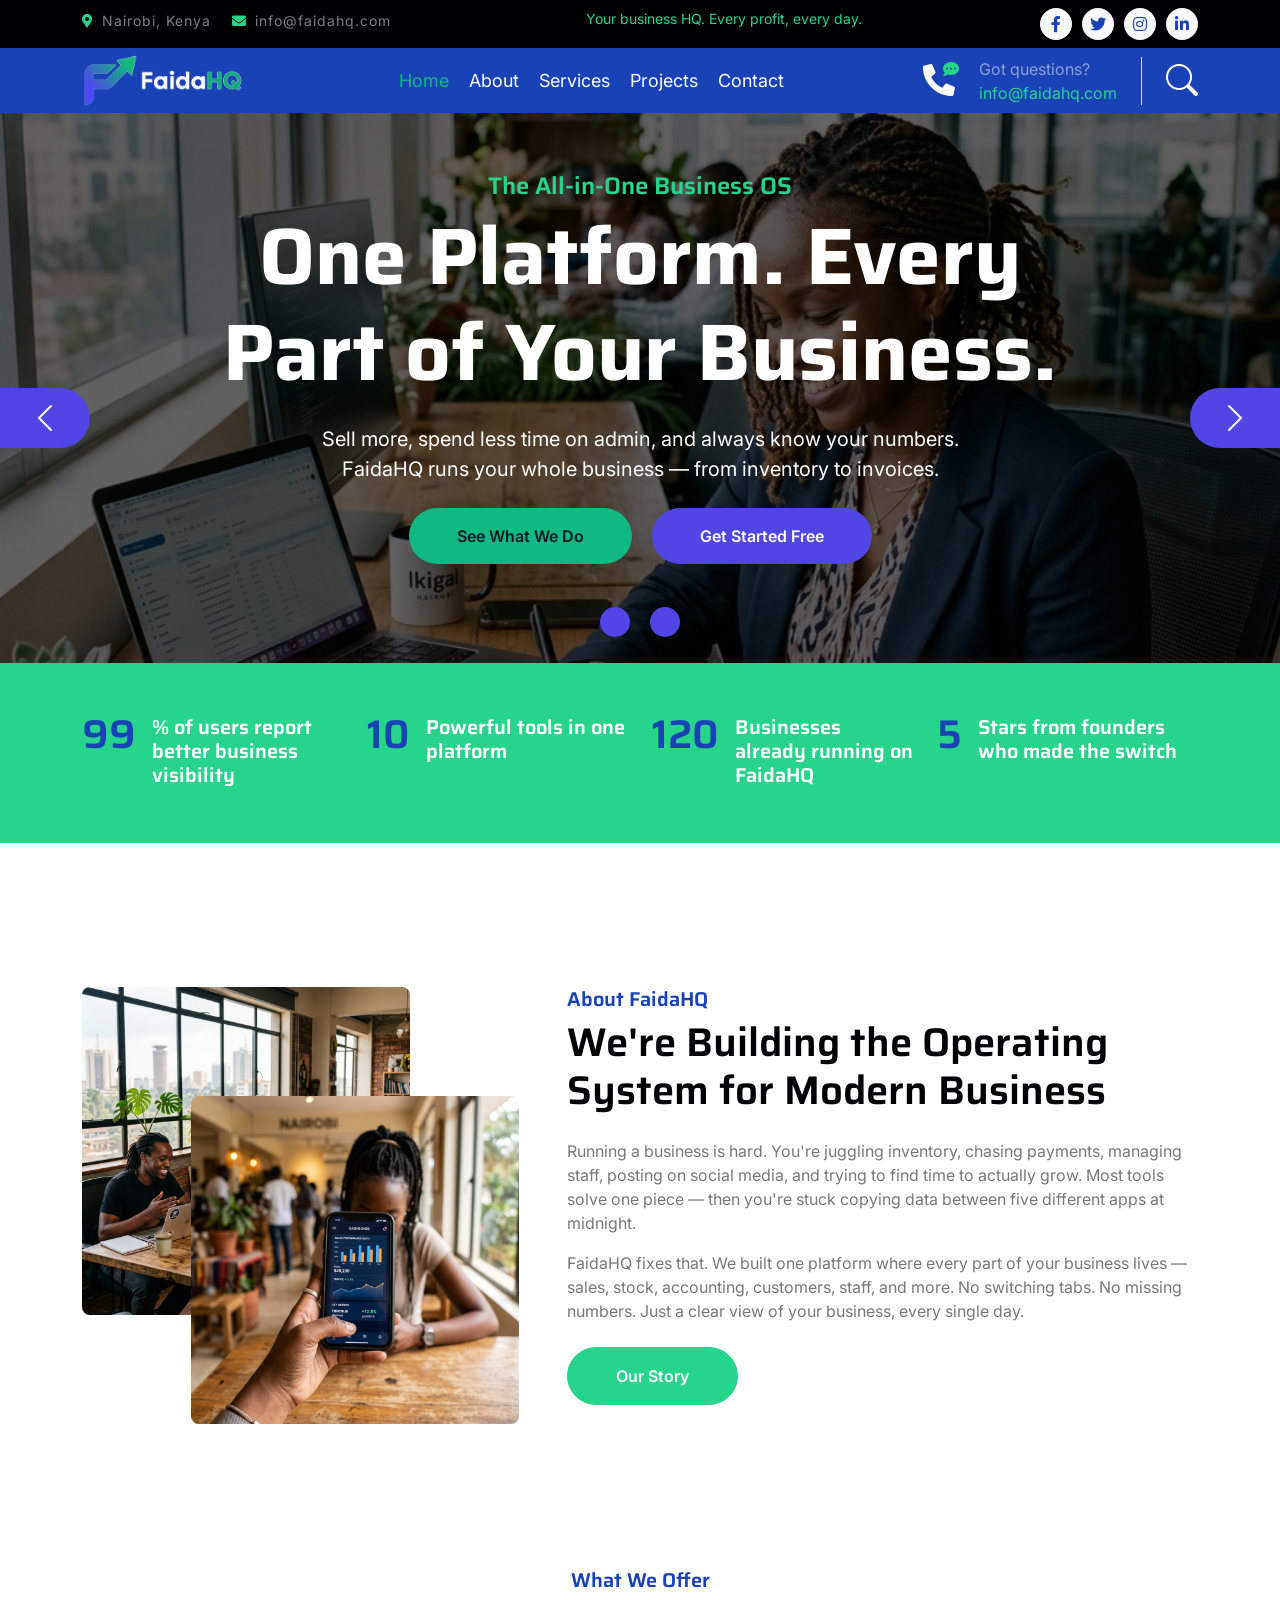
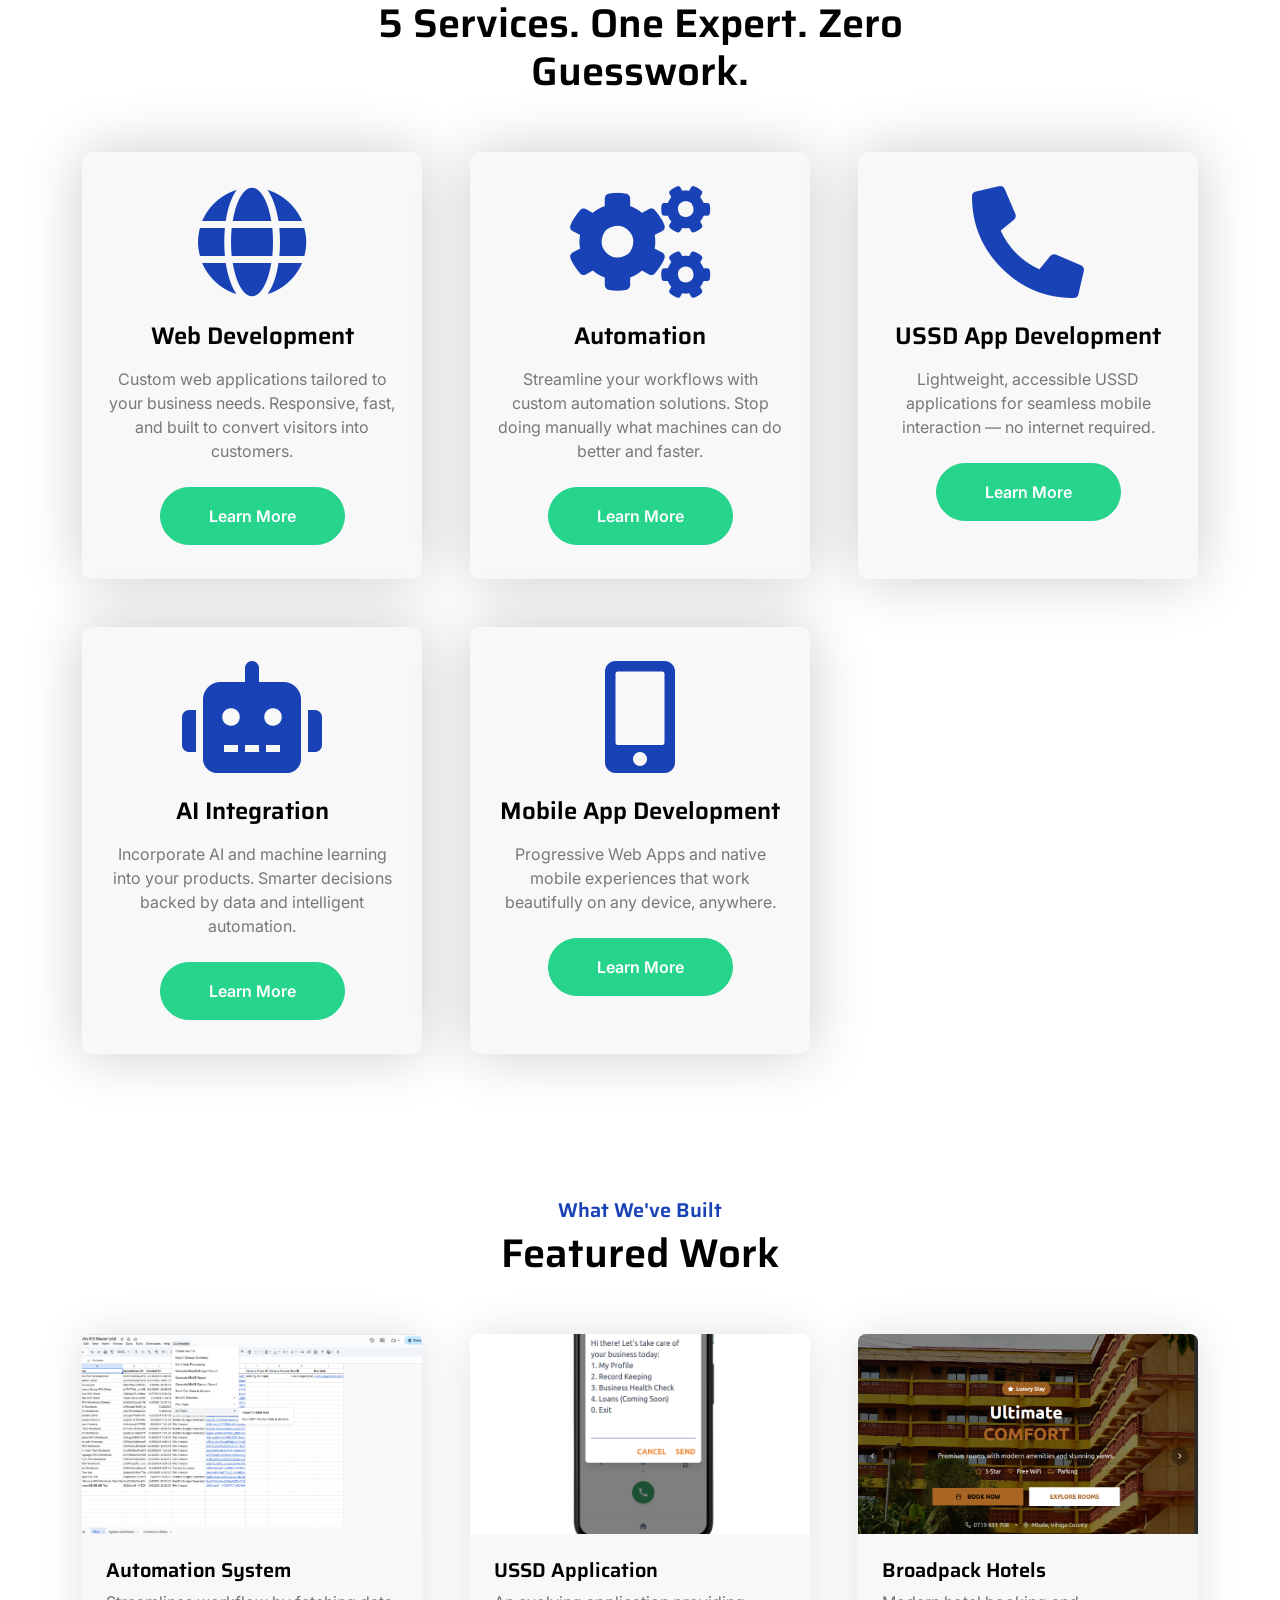
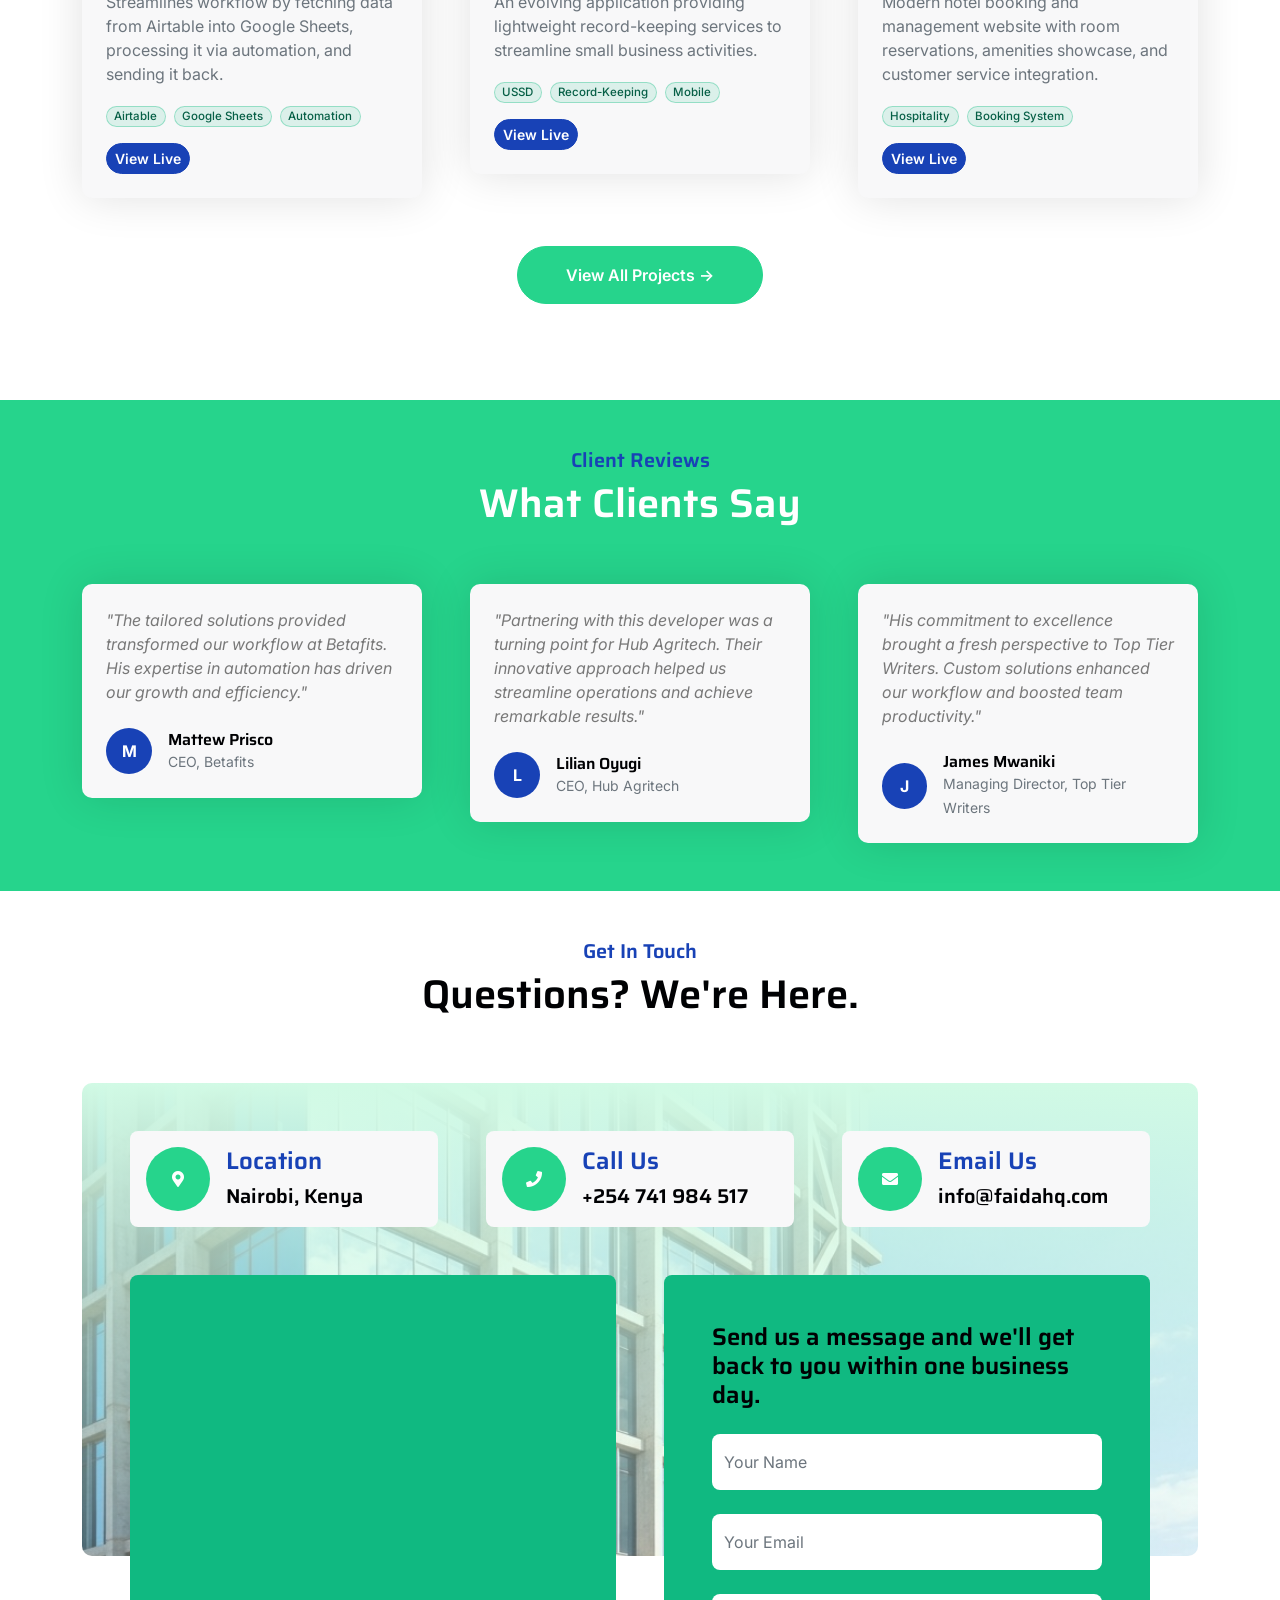
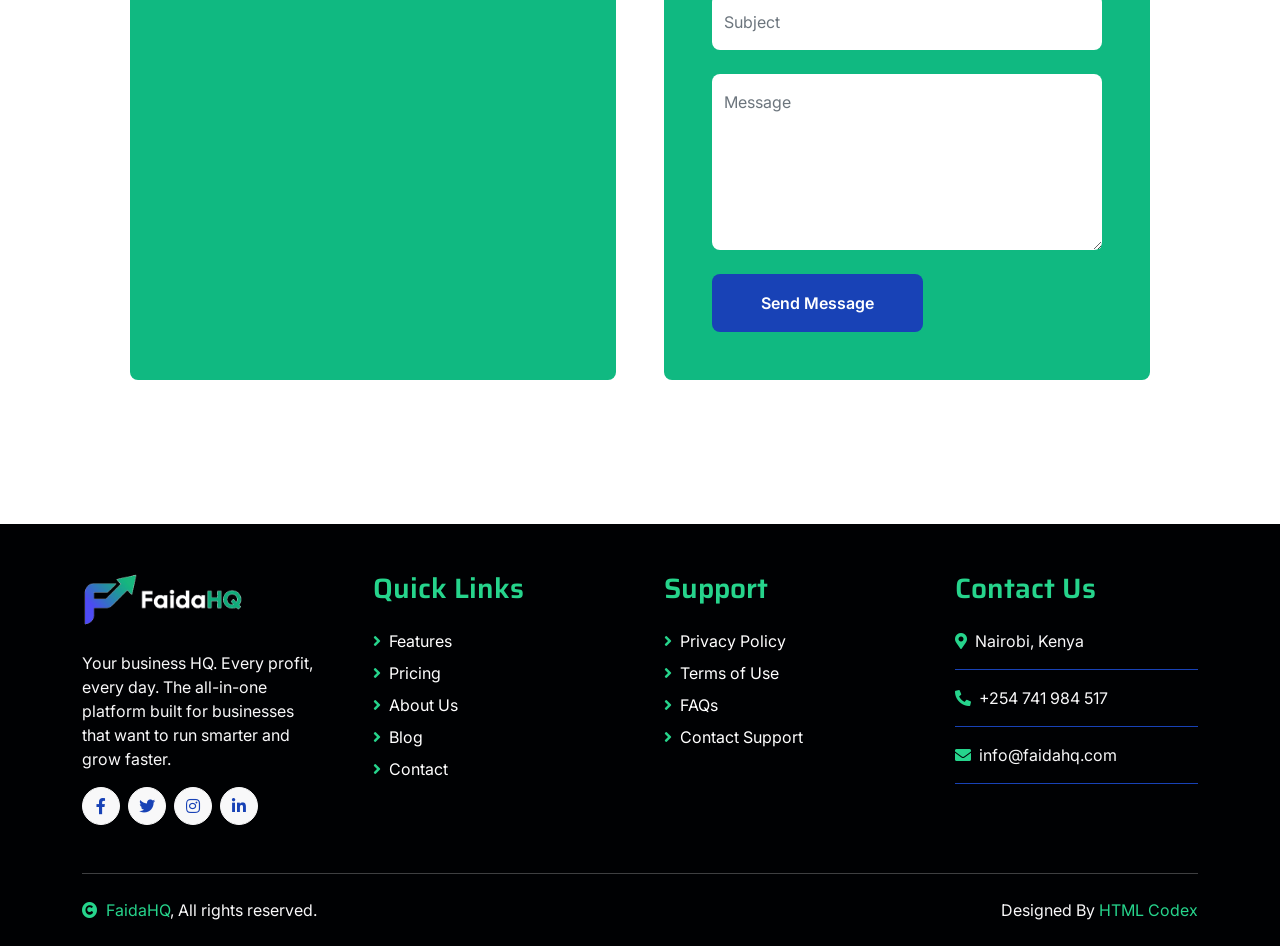
<file: index.html>
<!doctype html>
<html lang="en">
   <head>
      <meta charset="utf-8" />
      <title>FaidaHQ - Your Business Operating System</title>
      <meta content="width=device-width, initial-scale=1.0" name="viewport" />
      <meta
         content="business OS, inventory management, sales tracking, AI business agent, e-commerce"
         name="keywords"
      />
      <meta
         content="FaidaHQ is the all-in-one business operating system. Sell more, automate the boring stuff, and always know your numbers."
         name="description"
      />

      <!-- Favicon -->
      <link rel="icon" href="/favicon.ico" type="image/x-icon" />
      <link rel="apple-touch-icon" href="/img/apple-touch-icon.png" />

      <!-- Google Web Fonts -->
      <link rel="preconnect" href="https://fonts.googleapis.com" />
      <link rel="preconnect" href="https://fonts.gstatic.com" crossorigin />
      <link
         href="https://fonts.googleapis.com/css2?family=Inter:wght@400;500;600&family=Saira:wght@500;600;700&display=swap"
         rel="stylesheet"
      />

      <!-- Icon Font Stylesheet -->
      <link
         href="https://cdnjs.cloudflare.com/ajax/libs/font-awesome/5.10.0/css/all.min.css"
         rel="stylesheet"
      />
      <link
         href="https://cdn.jsdelivr.net/npm/bootstrap-icons@1.4.1/font/bootstrap-icons.css"
         rel="stylesheet"
      />

      <!-- Libraries Stylesheet -->
      <link href="/lib/animate/animate.min.css" rel="stylesheet" />

      <!-- Customized Bootstrap Stylesheet -->
      <link href="/css/bootstrap.min.css" rel="stylesheet" />

      <!-- Template Stylesheet -->
      <link href="/css/style.css" rel="stylesheet" />
   </head>

   <body>
      <!-- Spinner Start -->
      <div
         id="spinner"
         class="show position-fixed translate-middle w-100 vh-100 top-50 start-50 d-flex align-items-center justify-content-center"
      >
         <div class="spinner-grow text-primary" role="status"></div>
      </div>
      <!-- Spinner End -->

      
      <faidahq-navbar active="home"></faidahq-navbar>
      <!-- Carousel Start -->
      <div class="container-fluid px-0">
         <div id="carouselId" class="carousel slide" data-bs-ride="carousel">
            <ol class="carousel-indicators">
               <li
                  data-bs-target="#carouselId"
                  data-bs-slide-to="0"
                  class="active"
                  aria-current="true"
                  aria-label="First slide"
               ></li>
               <li
                  data-bs-target="#carouselId"
                  data-bs-slide-to="1"
                  aria-label="Second slide"
               ></li>
            </ol>
            <div class="carousel-inner" role="listbox">
               <div class="carousel-item active">
                  <img
                     src="/img/carousel-1.jpg"
                     class="img-fluid"
                     alt="FaidaHQ Business OS"
                  />
                  <div class="carousel-caption">
                     <div class="container carousel-content">
                        <h6 class="text-secondary h4 animated fadeInUp">
                           The All-in-One Business OS
                        </h6>
                        <h1
                           class="text-white display-1 mb-4 animated fadeInRight"
                        >
                           One Platform. Every Part of Your Business.
                        </h1>
                        <p
                           class="mb-4 text-white fs-5 animated fadeInDown d-none d-md-block"
                        >
                           Sell more, spend less time on admin, and always know
                           your numbers. FaidaHQ runs your whole business — from
                           inventory to invoices.
                        </p>
                        <div class="carousel-btns">
                           <a href="/service/" class="me-2"
                              ><button
                                 type="button"
                                 class="px-4 py-sm-3 px-sm-5 btn btn-primary rounded-pill carousel-content-btn1 animated fadeInLeft"
                              >
                                 See What We Do
                              </button></a
                           >
                           <a href="/contact/" class="ms-2"
                              ><button
                                 type="button"
                                 class="px-4 py-sm-3 px-sm-5 btn btn-primary rounded-pill carousel-content-btn2 animated fadeInRight"
                              >
                                 Get Started Free
                              </button></a
                           >
                        </div>
                     </div>
                  </div>
               </div>
               <div class="carousel-item">
                  <img
                     src="/img/carousel-2.jpg"
                     class="img-fluid"
                     alt="FaidaHQ - Run smarter"
                  />
                  <div class="carousel-caption">
                     <div class="container carousel-content">
                        <h6 class="text-secondary h4 animated fadeInUp">
                           Built for Modern Business
                        </h6>
                        <h1
                           class="text-white display-1 mb-4 animated fadeInLeft"
                        >
                           Your Business HQ. Every Profit, Every Day.
                        </h1>
                        <p
                           class="mb-4 text-white fs-5 animated fadeInDown d-none d-md-block"
                        >
                           From inventory to invoices, social media to staff —
                           FaidaHQ handles the operations so you can focus on
                           growth.
                        </p>
                        <div class="carousel-btns">
                           <a href="/service/" class="me-2"
                              ><button
                                 type="button"
                                 class="px-4 py-sm-3 px-sm-5 btn btn-primary rounded-pill carousel-content-btn1 animated fadeInLeft"
                              >
                                 Explore Features
                              </button></a
                           >
                           <a href="/contact/" class="ms-2"
                              ><button
                                 type="button"
                                 class="px-4 py-sm-3 px-sm-5 btn btn-primary rounded-pill carousel-content-btn2 animated fadeInRight"
                              >
                                 Try FaidaHQ
                              </button></a
                           >
                        </div>
                     </div>
                  </div>
               </div>
            </div>
            <button
               class="carousel-control-prev"
               type="button"
               data-bs-target="#carouselId"
               data-bs-slide="prev"
            >
               <span
                  class="carousel-control-prev-icon"
                  aria-hidden="true"
               ></span>
               <span class="visually-hidden">Previous</span>
            </button>
            <button
               class="carousel-control-next"
               type="button"
               data-bs-target="#carouselId"
               data-bs-slide="next"
            >
               <span
                  class="carousel-control-next-icon"
                  aria-hidden="true"
               ></span>
               <span class="visually-hidden">Next</span>
            </button>
         </div>
      </div>
      <!-- Carousel End -->

      
      <faidahq-facts></faidahq-facts>
      <!-- About Start -->
      <div class="container-fluid py-5 my-5">
         <div class="container pt-5">
            <div class="row g-5">
               <div
                  class="col-lg-5 col-md-6 col-sm-12 wow fadeIn"
                  data-wow-delay=".3s"
               >
                  <div class="h-100 position-relative">
                     <img
                        src="/img/about-1.jpg"
                        class="img-fluid w-75 rounded"
                        alt=""
                        style="margin-bottom: 25%"
                     />
                     <div
                        class="position-absolute w-75"
                        style="top: 25%; left: 25%"
                     >
                        <img
                           src="/img/about-2.jpg"
                           class="img-fluid w-100 rounded"
                           alt=""
                        />
                     </div>
                  </div>
               </div>
               <div
                  class="col-lg-7 col-md-6 col-sm-12 wow fadeIn"
                  data-wow-delay=".5s"
               >
                  <h5 class="text-primary">About FaidaHQ</h5>
                  <h1 class="mb-4">
                     We're Building the Operating System for Modern Business
                  </h1>
                  <p>
                     Running a business is hard. You're juggling inventory,
                     chasing payments, managing staff, posting on social media,
                     and trying to find time to actually grow. Most tools solve
                     one piece — then you're stuck copying data between five
                     different apps at midnight.
                  </p>
                  <p class="mb-4">
                     FaidaHQ fixes that. We built one platform where every part
                     of your business lives — sales, stock, accounting,
                     customers, staff, and more. No switching tabs. No missing
                     numbers. Just a clear view of your business, every single
                     day.
                  </p>
                  <a
                     href="/about/"
                     class="btn btn-secondary rounded-pill px-5 py-3 text-white"
                     >Our Story</a
                  >
               </div>
            </div>
         </div>
      </div>
      <!-- About End -->

      <!-- Services Start -->
      <div class="container-fluid services py-5 mb-5">
         <div class="container">
            <div
               class="text-center mx-auto pb-5 wow fadeIn"
               data-wow-delay=".3s"
               style="max-width: 600px"
            >
               <h5 class="text-primary">What We Offer</h5>
               <h1>5 Services. One Expert. Zero Guesswork.</h1>
            </div>
            <div class="row g-5 services-inner">
               <faidahq-service-card
                  icon="fas fa-globe"
                  title="Web Development"
                  description="Custom web applications tailored to your business needs. Responsive, fast, and built to convert visitors into customers."
                  href="/service-web-development/"
                  wow-delay=".3s">
               </faidahq-service-card>
               <faidahq-service-card
                  icon="fas fa-cogs"
                  title="Automation"
                  description="Streamline your workflows with custom automation solutions. Stop doing manually what machines can do better and faster."
                  href="/service-automation/"
                  wow-delay=".5s">
               </faidahq-service-card>
               <faidahq-service-card
                  icon="fas fa-phone-alt"
                  title="USSD App Development"
                  description="Lightweight, accessible USSD applications for seamless mobile interaction — no internet required."
                  href="/service-ussd/"
                  wow-delay=".7s">
               </faidahq-service-card>
               <faidahq-service-card
                  icon="fas fa-robot"
                  title="AI Integration"
                  description="Incorporate AI and machine learning into your products. Smarter decisions backed by data and intelligent automation."
                  href="/service-ai-integration/"
                  wow-delay=".3s">
               </faidahq-service-card>
               <faidahq-service-card
                  icon="fas fa-mobile-alt"
                  title="Mobile App Development"
                  description="Progressive Web Apps and native mobile experiences that work beautifully on any device, anywhere."
                  href="/service-mobile/"
                  wow-delay=".5s">
               </faidahq-service-card>
            </div>
         </div>
      </div>
      <!-- Services End -->

      <!-- Blog Start -->
      <!-- <div class="container-fluid blog py-5 mb-5">
            <div class="container">
                <div class="text-center mx-auto pb-5 wow fadeIn" data-wow-delay=".3s" style="max-width: 600px;">
                    <h5 class="text-primary">FaidaHQ Insights</h5>
                    <h1>Tips & Stories for Business Owners</h1>
                </div>
                <div class="row g-5 justify-content-center">
                    <div class="col-12 col-md-6 col-lg-6 col-xl-4 wow fadeIn" data-wow-delay=".3s">
                        <div class="blog-item position-relative bg-light rounded">
                            <img src="/img/blog-1.jpg" class="img-fluid w-100 rounded-top" alt="">
                            <span class="position-absolute px-4 py-3 bg-primary text-white rounded" style="top: -28px; right: 20px;">Operations</span>
                            <div class="blog-btn d-flex justify-content-between position-relative px-3" style="margin-top: -75px;">
                                <div class="blog-icon btn btn-secondary px-3 rounded-pill my-auto">
                                    <a href="" class="btn text-white">Read More</a>
                                </div>
                                <div class="blog-btn-icon btn btn-secondary px-4 py-3 rounded-pill ">
                                    <div class="blog-icon-1">
                                        <p class="text-white px-2">Share<i class="fa fa-arrow-right ms-3"></i></p>
                                    </div>
                                    <div class="blog-icon-2">
                                        <a href="" class="btn me-1"><i class="fab fa-facebook-f text-white"></i></a>
                                        <a href="" class="btn me-1"><i class="fab fa-twitter text-white"></i></a>
                                        <a href="" class="btn me-1"><i class="fab fa-instagram text-white"></i></a>
                                    </div>
                                </div>
                            </div>
                            <div class="blog-content text-center position-relative px-3" style="margin-top: -25px;">
                                <img src="/img/admin.jpg" class="img-fluid rounded-circle border border-4 border-white mb-3" alt="">
                                <h5 class="">By FaidaHQ Team</h5>
                                <span class="text-secondary">12 January 2025</span>
                                <p class="py-2">How a Nairobi retail shop cut stock losses by 40% after switching to automated inventory tracking.</p>
                            </div>
                            <div class="blog-coment d-flex justify-content-between px-4 py-2 border bg-primary rounded-bottom">
                                <a href="" class="text-white"><small><i class="fas fa-share me-2 text-secondary"></i>Share</small></a>
                                <a href="" class="text-white"><small><i class="fa fa-comments me-2 text-secondary"></i>Comments</small></a>
                            </div>
                        </div>
                    </div>
                    <div class="col-12 col-md-6 col-lg-6 col-xl-4 wow fadeIn" data-wow-delay=".5s">
                        <div class="blog-item position-relative bg-light rounded">
                            <img src="/img/blog-2.jpg" class="img-fluid w-100 rounded-top" alt="">
                            <span class="position-absolute px-4 py-3 bg-primary text-white rounded" style="top: -28px; right: 20px;">Growth</span>
                            <div class="blog-btn d-flex justify-content-between position-relative px-3" style="margin-top: -75px;">
                                <div class="blog-icon btn btn-secondary px-3 rounded-pill my-auto">
                                    <a href="" class="btn text-white ">Read More</a>
                                </div>
                                <div class="blog-btn-icon btn btn-secondary px-4 py-3 rounded-pill ">
                                    <div class="blog-icon-1">
                                        <p class="text-white px-2">Share<i class="fa fa-arrow-right ms-3"></i></p>
                                    </div>
                                    <div class="blog-icon-2">
                                        <a href="" class="btn me-1"><i class="fab fa-facebook-f text-white"></i></a>
                                        <a href="" class="btn me-1"><i class="fab fa-twitter text-white"></i></a>
                                        <a href="" class="btn me-1"><i class="fab fa-instagram text-white"></i></a>
                                    </div>
                                </div>
                            </div>
                            <div class="blog-content text-center position-relative px-3" style="margin-top: -25px;">
                                <img src="/img/admin.jpg" class="img-fluid rounded-circle border border-4 border-white mb-3" alt="">
                                <h5 class="">By FaidaHQ Team</h5>
                                <span class="text-secondary">3 March 2025</span>
                                <p class="py-2">Turn your social media into a real sales channel — without spending hours on content every week.</p>
                            </div>
                            <div class="blog-coment d-flex justify-content-between px-4 py-2 border bg-primary rounded-bottom">
                                <a href="" class="text-white"><small><i class="fas fa-share me-2 text-secondary"></i>Share</small></a>
                                <a href="" class="text-white"><small><i class="fa fa-comments me-2 text-secondary"></i>Comments</small></a>
                            </div>
                        </div>
                    </div>
                    <div class="col-12 col-md-6 col-lg-6 col-xl-4 wow fadeIn" data-wow-delay=".7s">
                        <div class="blog-item position-relative bg-light rounded">
                            <img src="/img/blog-3.jpg" class="img-fluid w-100 rounded-top" alt="">
                            <span class="position-absolute px-4 py-3 bg-primary text-white rounded" style="top: -28px; right: 20px;">Product</span>
                            <div class="blog-btn d-flex justify-content-between position-relative px-3" style="margin-top: -75px;">
                                <div class="blog-icon btn btn-secondary px-3 rounded-pill my-auto">
                                    <a href="" class="btn text-white ">Read More</a>
                                </div>
                                <div class="blog-btn-icon btn btn-secondary px-4 py-3 rounded-pill ">
                                    <div class="blog-icon-1">
                                        <p class="text-white px-2">Share<i class="fa fa-arrow-right ms-3"></i></p>
                                    </div>
                                    <div class="blog-icon-2">
                                        <a href="" class="btn me-1"><i class="fab fa-facebook-f text-white"></i></a>
                                        <a href="" class="btn me-1"><i class="fab fa-twitter text-white"></i></a>
                                        <a href="" class="btn me-1"><i class="fab fa-instagram text-white"></i></a>
                                    </div>
                                </div>
                            </div>
                            <div class="blog-content text-center position-relative px-3" style="margin-top: -25px;">
                                <img src="/img/admin.jpg" class="img-fluid rounded-circle border border-4 border-white mb-3" alt="">
                                <h5 class="">By FaidaHQ Team</h5>
                                <span class="text-secondary">18 May 2025</span>
                                <p class="py-2">Why offline-first matters: how USSD access keeps businesses running even when the internet cuts out.</p>
                            </div>
                            <div class="blog-coments d-flex justify-content-between px-4 py-2 border bg-primary rounded-bottom">
                                <a href="" class="text-white"><small><i class="fas fa-share me-2 text-secondary"></i>Share</small></a>
                                <a href="" class="text-white"><small><i class="fa fa-comments me-2 text-secondary"></i>Comments</small></a>
                            </div>
                        </div>
                    </div>
                </div>
            </div>
        </div> -->
      <!-- Blog End -->

      <!-- Featured Projects Start -->
      <div class="container-fluid py-5 my-5">
         <div class="container">
            <div class="text-center mx-auto pb-5 wow fadeIn" data-wow-delay=".3s" style="max-width: 600px">
               <h5 class="text-primary">What We've Built</h5>
               <h1>Featured Work</h1>
            </div>
            <div class="row g-5">
               <div class="col-12 col-md-6 col-lg-4 wow fadeIn" data-wow-delay=".3s">
                  <div class="services-item bg-light">
                     <img src="/img/automation-system.png" alt="Automation System" class="w-100 rounded-top" style="height: 200px; object-fit: cover" />
                     <div class="p-4">
                        <h5 class="mb-2">Automation System</h5>
                        <p class="text-muted mb-3">Streamlines workflow by fetching data from Airtable into Google Sheets, processing it via automation, and sending it back.</p>
                        <div class="mb-3">
                           <span class="badge bg-secondary me-1">Airtable</span>
                           <span class="badge bg-secondary me-1">Google Sheets</span>
                           <span class="badge bg-secondary me-1">Automation</span>
                        </div>
                        <a href="https://mayodi.help" target="_blank" class="btn btn-primary btn-sm rounded-pill">View Live</a>
                     </div>
                  </div>
               </div>
               <div class="col-12 col-md-6 col-lg-4 wow fadeIn" data-wow-delay=".5s">
                  <div class="services-item bg-light">
                     <img src="/img/ussd-application.png" alt="USSD Application" class="w-100 rounded-top" style="height: 200px; object-fit: cover" />
                     <div class="p-4">
                        <h5 class="mb-2">USSD Application</h5>
                        <p class="text-muted mb-3">An evolving application providing lightweight record-keeping services to streamline small business activities.</p>
                        <div class="mb-3">
                           <span class="badge bg-secondary me-1">USSD</span>
                           <span class="badge bg-secondary me-1">Record-Keeping</span>
                           <span class="badge bg-secondary me-1">Mobile</span>
                        </div>
                        <a href="https://mayodi.help" target="_blank" class="btn btn-primary btn-sm rounded-pill">View Live</a>
                     </div>
                  </div>
               </div>
               <div class="col-12 col-md-6 col-lg-4 wow fadeIn" data-wow-delay=".7s">
                  <div class="services-item bg-light">
                     <img src="/img/broadpack.png" alt="Broadpack Hotels" class="w-100 rounded-top" style="height: 200px; object-fit: cover" />
                     <div class="p-4">
                        <h5 class="mb-2">Broadpack Hotels</h5>
                        <p class="text-muted mb-3">Modern hotel booking and management website with room reservations, amenities showcase, and customer service integration.</p>
                        <div class="mb-3">
                           <span class="badge bg-secondary me-1">Hospitality</span>
                           <span class="badge bg-secondary me-1">Booking System</span>
                        </div>
                        <a href="https://broadparkhotels.co.ke" target="_blank" class="btn btn-primary btn-sm rounded-pill">View Live</a>
                     </div>
                  </div>
               </div>
            </div>
            <div class="text-center mt-5 wow fadeIn" data-wow-delay=".3s">
               <a href="/projects/" class="btn btn-secondary text-white px-5 py-3 rounded-pill">View All Projects &rarr;</a>
            </div>
         </div>
      </div>
      <!-- Featured Projects End -->

      <!-- Testimonials Start -->
      <div class="container-fluid bg-secondary py-5">
         <div class="container">
            <div class="text-center mx-auto pb-5 wow fadeIn" data-wow-delay=".3s" style="max-width: 600px">
               <h5 class="text-primary">Client Reviews</h5>
               <h1 class="text-white">What Clients Say</h1>
            </div>
            <div class="row g-5">
               <div class="col-12 col-md-6 col-lg-4 wow fadeIn" data-wow-delay=".3s">
                  <div class="services-item bg-light p-4">
                     <p class="fst-italic mb-4">"The tailored solutions provided transformed our workflow at Betafits. His expertise in automation has driven our growth and efficiency."</p>
                     <div class="d-flex align-items-center">
                        <div class="btn-square bg-primary rounded-circle me-3 d-flex align-items-center justify-content-center" style="width:46px;height:46px">
                           <span class="text-white fw-bold">M</span>
                        </div>
                        <div>
                           <h6 class="mb-0">Mattew Prisco</h6>
                           <small class="text-muted">CEO, Betafits</small>
                        </div>
                     </div>
                  </div>
               </div>
               <div class="col-12 col-md-6 col-lg-4 wow fadeIn" data-wow-delay=".5s">
                  <div class="services-item bg-light p-4">
                     <p class="fst-italic mb-4">"Partnering with this developer was a turning point for Hub Agritech. Their innovative approach helped us streamline operations and achieve remarkable results."</p>
                     <div class="d-flex align-items-center">
                        <div class="btn-square bg-primary rounded-circle me-3 d-flex align-items-center justify-content-center" style="width:46px;height:46px">
                           <span class="text-white fw-bold">L</span>
                        </div>
                        <div>
                           <h6 class="mb-0">Lilian Oyugi</h6>
                           <small class="text-muted">CEO, Hub Agritech</small>
                        </div>
                     </div>
                  </div>
               </div>
               <div class="col-12 col-md-6 col-lg-4 wow fadeIn" data-wow-delay=".7s">
                  <div class="services-item bg-light p-4">
                     <p class="fst-italic mb-4">"His commitment to excellence brought a fresh perspective to Top Tier Writers. Custom solutions enhanced our workflow and boosted team productivity."</p>
                     <div class="d-flex align-items-center">
                        <div class="btn-square bg-primary rounded-circle me-3 d-flex align-items-center justify-content-center" style="width:46px;height:46px">
                           <span class="text-white fw-bold">J</span>
                        </div>
                        <div>
                           <h6 class="mb-0">James Mwaniki</h6>
                           <small class="text-muted">Managing Director, Top Tier Writers</small>
                        </div>
                     </div>
                  </div>
               </div>
            </div>
         </div>
      </div>
      <!-- Testimonials End -->

      <!-- Contact Start -->
      <div class="container-fluid py-5 mb-5">
         <div class="container">
            <div
               class="text-center mx-auto pb-5 wow fadeIn"
               data-wow-delay=".3s"
               style="max-width: 600px"
            >
               <h5 class="text-primary">Get In Touch</h5>
               <h1 class="mb-3">Questions? We're Here.</h1>
            </div>
            <div class="contact-detail position-relative p-4 p-md-5">
               <div class="row g-5 mb-5 justify-content-center">
                  <div
                     class="col-12 col-lg-6 col-xl-4 wow fadeIn"
                     data-wow-delay=".3s"
                  >
                     <div class="d-flex bg-light p-3 rounded">
                        <div
                           class="flex-shrink-0 btn-square bg-secondary rounded-circle"
                           style="width: 64px; height: 64px"
                        >
                           <i class="fas fa-map-marker-alt text-white"></i>
                        </div>
                        <div class="ms-3">
                           <h4 class="text-primary">Location</h4>
                           <a href="#" class="h5">Nairobi, Kenya</a>
                        </div>
                     </div>
                  </div>
                  <div
                     class="col-12 col-lg-6 col-xl-4 wow fadeIn"
                     data-wow-delay=".5s"
                  >
                     <div class="d-flex bg-light p-3 rounded">
                        <div
                           class="flex-shrink-0 btn-square bg-secondary rounded-circle"
                           style="width: 64px; height: 64px"
                        >
                           <i class="fa fa-phone text-white"></i>
                        </div>
                        <div class="ms-3">
                           <h4 class="text-primary">Call Us</h4>
                           <a
                              class="h5"
                              href="tel:+254707317185"
                              target="_blank"
                              >+254 741 984 517</a
                           >
                        </div>
                     </div>
                  </div>
                  <div
                     class="col-12 col-lg-6 col-xl-4 wow fadeIn"
                     data-wow-delay=".7s"
                  >
                     <div class="d-flex bg-light p-3 rounded">
                        <div
                           class="flex-shrink-0 btn-square bg-secondary rounded-circle"
                           style="width: 64px; height: 64px"
                        >
                           <i class="fa fa-envelope text-white"></i>
                        </div>
                        <div class="ms-3">
                           <h4 class="text-primary">Email Us</h4>
                           <a
                              class="h5"
                              href="mailto:info@faidahq.com"
                              target="_blank"
                              >info@faidahq.com</a
                           >
                        </div>
                     </div>
                  </div>
               </div>
               <div class="row g-5">
                  <div class="col-lg-6 wow fadeIn" data-wow-delay=".3s">
                     <div class="p-4 p-md-5 h-100 rounded contact-map">
                        <iframe
                           class="rounded w-100 h-100"
                           src="https://www.google.com/maps/embed?pb=!1m18!1m12!1m3!1d255281.19036281522!2d36.70730994179689!3d-1.3028617992618888!2m3!1f0!2f0!3f0!3m2!1i1024!2i768!4f13.1!3m3!1m2!1s0x182f1172d84d49a7%3A0xf7cf0254b297924c!2sNairobi%2C%20Kenya!5e0!3m2!1sen!2sus!4v1700000000000!5m2!1sen!2sus"
                           style="border: 0; min-height: 300px"
                           allowfullscreen=""
                           loading="lazy"
                           referrerpolicy="no-referrer-when-downgrade"
                        ></iframe>
                     </div>
                  </div>
                  <div class="col-lg-6 wow fadeIn" data-wow-delay=".5s">
                     <div class="p-4 p-md-5 rounded contact-form">
                        <h4 class="mb-4">
                           Send us a message and we'll get back to you within
                           one business day.
                        </h4>
                        <div class="mb-4">
                           <input
                              type="text"
                              class="form-control border-0 py-3"
                              placeholder="Your Name"
                           />
                        </div>
                        <div class="mb-4">
                           <input
                              type="email"
                              class="form-control border-0 py-3"
                              placeholder="Your Email"
                           />
                        </div>
                        <div class="mb-4">
                           <input
                              type="text"
                              class="form-control border-0 py-3"
                              placeholder="Subject"
                           />
                        </div>
                        <div class="mb-4">
                           <textarea
                              class="w-100 form-control border-0 py-3"
                              rows="6"
                              cols="10"
                              placeholder="Message"
                           ></textarea>
                        </div>
                        <div class="text-start">
                           <button
                              class="btn bg-primary text-white py-3 px-5"
                              type="button"
                           >
                              Send Message
                           </button>
                        </div>
                     </div>
                  </div>
               </div>
            </div>
         </div>
      </div>
      <!-- Contact End -->

      
      <faidahq-footer></faidahq-footer>
      <!-- Back to Top -->
      <a
         href="#"
         class="btn btn-secondary btn-square rounded-circle back-to-top"
         ><i class="fa fa-arrow-up text-white"></i
      ></a>

      <!-- JavaScript Libraries -->
      <script src="https://ajax.googleapis.com/ajax/libs/jquery/3.6.4/jquery.min.js"></script>
      <script src="https://cdn.jsdelivr.net/npm/bootstrap@5.0.0/dist/js/bootstrap.bundle.min.js"></script>
      <script src="/lib/wow/wow.min.js"></script>
      <script src="/lib/easing/easing.min.js"></script>
      <script src="/lib/waypoints/waypoints.min.js"></script>

      <!-- Template Javascript -->
            <!-- Web Components -->
      <script src="/js/components.js"></script>
      <script src="/js/main.js"></script>
   </body>
</html>
</file>
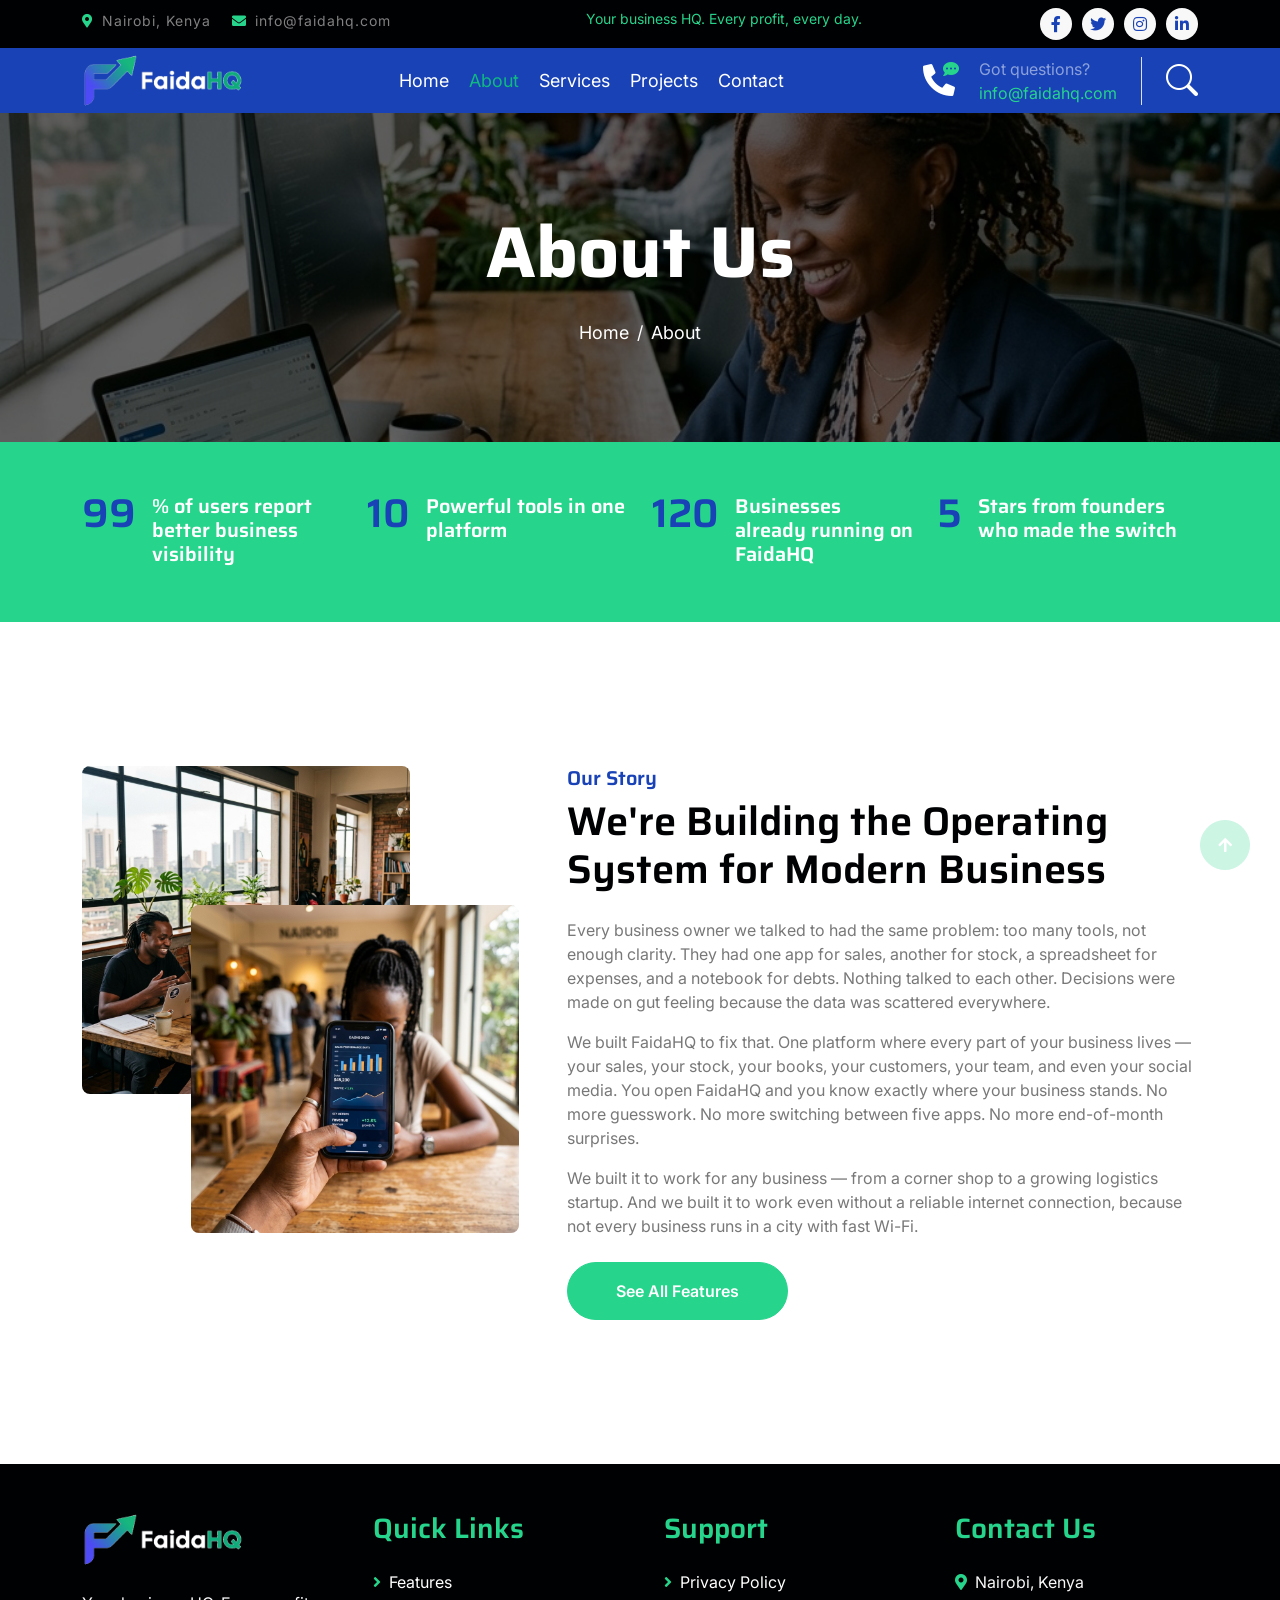
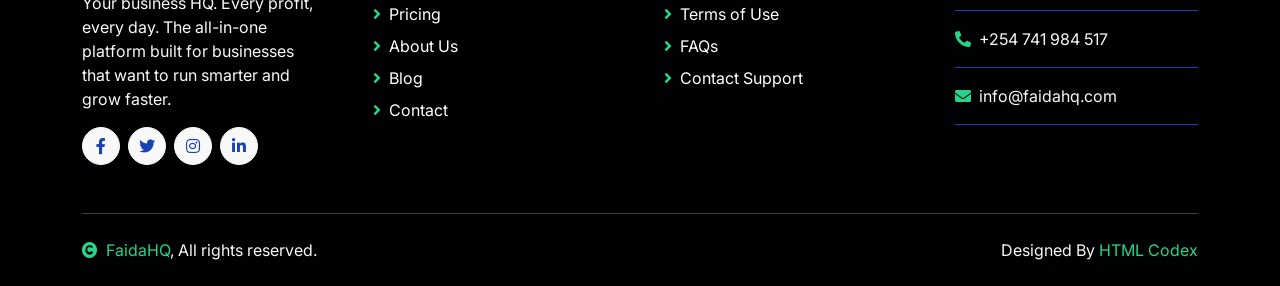
<file: about/index.html>
<!doctype html>
<html lang="en">
   <head>
      <meta charset="utf-8" />
      <title>About FaidaHQ - Our Story</title>
      <meta content="width=device-width, initial-scale=1.0" name="viewport" />
      <meta
         content="FaidaHQ about us, business OS, startup story"
         name="keywords"
      />
      <meta
         content="FaidaHQ is building the all-in-one business operating system for modern businesses. Learn our story."
         name="description"
      />

      <!-- Google Web Fonts -->
      <link rel="preconnect" href="https://fonts.googleapis.com" />
      <link rel="preconnect" href="https://fonts.gstatic.com" crossorigin />
      <link
         href="https://fonts.googleapis.com/css2?family=Inter:wght@400;500;600&family=Saira:wght@500;600;700&display=swap"
         rel="stylesheet"
      />

      <!-- Icon Font Stylesheet -->
      <link
         href="https://cdnjs.cloudflare.com/ajax/libs/font-awesome/5.10.0/css/all.min.css"
         rel="stylesheet"
      />
      <link
         href="https://cdn.jsdelivr.net/npm/bootstrap-icons@1.4.1/font/bootstrap-icons.css"
         rel="stylesheet"
      />

      <!-- Libraries Stylesheet -->
      <link href="/lib/animate/animate.min.css" rel="stylesheet" />

      <!-- Customized Bootstrap Stylesheet -->
      <link href="/css/bootstrap.min.css" rel="stylesheet" />

      <!-- Template Stylesheet -->
      <link href="/css/style.css" rel="stylesheet" />
         <!-- Favicon -->
      <link rel=icon href=/favicon.ico type=image/x-icon />
      <link rel=apple-touch-icon href=/img/apple-touch-icon.png />
</head>

   <body>
      <!-- Spinner Start -->
      <div
         id="spinner"
         class="show position-fixed translate-middle w-100 vh-100 top-50 start-50 d-flex align-items-center justify-content-center"
      >
         <div class="spinner-grow text-primary" role="status"></div>
      </div>
      <!-- Spinner End -->

      
      <faidahq-navbar active="about"></faidahq-navbar>
      <!-- Page Header Start -->
      <div class="container-fluid page-header py-5">
         <div class="container text-center py-5">
            <h1 class="display-2 text-white mb-4 animated slideInDown">
               About Us
            </h1>
            <nav aria-label="breadcrumb animated slideInDown">
               <ol class="breadcrumb justify-content-center mb-0">
                  <li class="breadcrumb-item"><a href="/">Home</a></li>
                  <li class="breadcrumb-item" aria-current="page">About</li>
               </ol>
            </nav>
         </div>
      </div>
      <!-- Page Header End -->

      
      <faidahq-facts></faidahq-facts>
      <!-- About Start -->
      <div class="container-fluid py-5 my-5">
         <div class="container py-5">
            <div class="row g-5">
               <div
                  class="col-lg-5 col-md-6 col-sm-12 wow fadeIn"
                  data-wow-delay=".3s"
               >
                  <div class="h-100 position-relative">
                     <img
                        src="/img/about-1.jpg"
                        class="img-fluid w-75 rounded"
                        alt=""
                        style="margin-bottom: 25%"
                     />
                     <div
                        class="position-absolute w-75"
                        style="top: 25%; left: 25%"
                     >
                        <img
                           src="/img/about-2.jpg"
                           class="img-fluid w-100 rounded"
                           alt=""
                        />
                     </div>
                  </div>
               </div>
               <div
                  class="col-lg-7 col-md-6 col-sm-12 wow fadeIn"
                  data-wow-delay=".5s"
               >
                  <h5 class="text-primary">Our Story</h5>
                  <h1 class="mb-4">
                     We're Building the Operating System for Modern Business
                  </h1>
                  <p>
                     Every business owner we talked to had the same problem: too
                     many tools, not enough clarity. They had one app for sales,
                     another for stock, a spreadsheet for expenses, and a
                     notebook for debts. Nothing talked to each other. Decisions
                     were made on gut feeling because the data was scattered
                     everywhere.
                  </p>
                  <p>
                     We built FaidaHQ to fix that. One platform where every part
                     of your business lives — your sales, your stock, your
                     books, your customers, your team, and even your social
                     media. You open FaidaHQ and you know exactly where your
                     business stands. No more guesswork. No more switching
                     between five apps. No more end-of-month surprises.
                  </p>
                  <p class="mb-4">
                     We built it to work for any business — from a corner shop
                     to a growing logistics startup. And we built it to work
                     even without a reliable internet connection, because not
                     every business runs in a city with fast Wi-Fi.
                  </p>
                  <a
                     href="/service/"
                     class="btn btn-secondary rounded-pill px-5 py-3 text-white"
                     >See All Features</a
                  >
               </div>
            </div>
         </div>
      </div>
      <!-- About End -->

      
      <faidahq-footer></faidahq-footer>
      <!-- Back to Top -->
      <a
         href="#"
         class="btn btn-secondary btn-square rounded-circle back-to-top"
         ><i class="fa fa-arrow-up text-white"></i
      ></a>

      <!-- JavaScript Libraries -->
      <script src="https://ajax.googleapis.com/ajax/libs/jquery/3.6.4/jquery.min.js"></script>
      <script src="https://cdn.jsdelivr.net/npm/bootstrap@5.0.0/dist/js/bootstrap.bundle.min.js"></script>
      <script src="/lib/wow/wow.min.js"></script>
      <script src="/lib/easing/easing.min.js"></script>
      <script src="/lib/waypoints/waypoints.min.js"></script>

      <!-- Template Javascript -->
            <!-- Web Components -->
      <script src="/js/components.js"></script>
      <script src="/js/main.js"></script>
   </body>
</html>
</file>
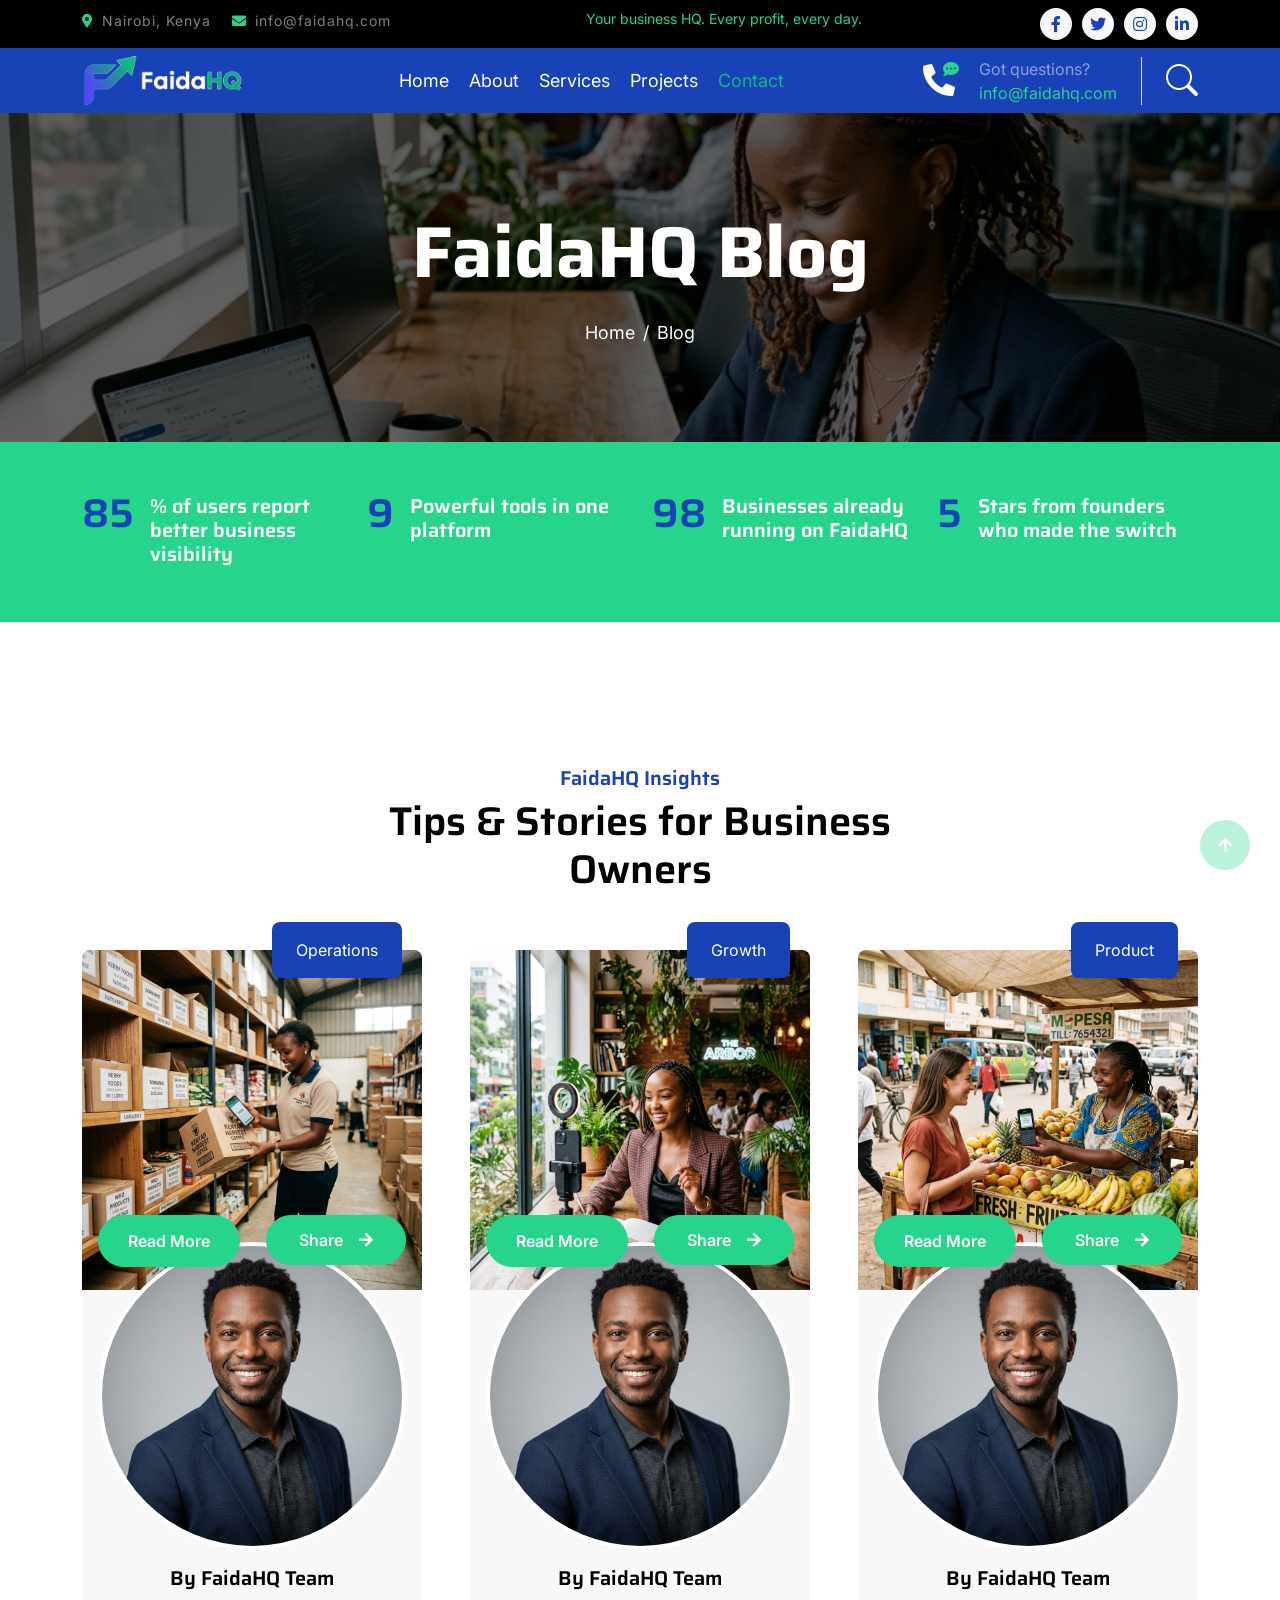
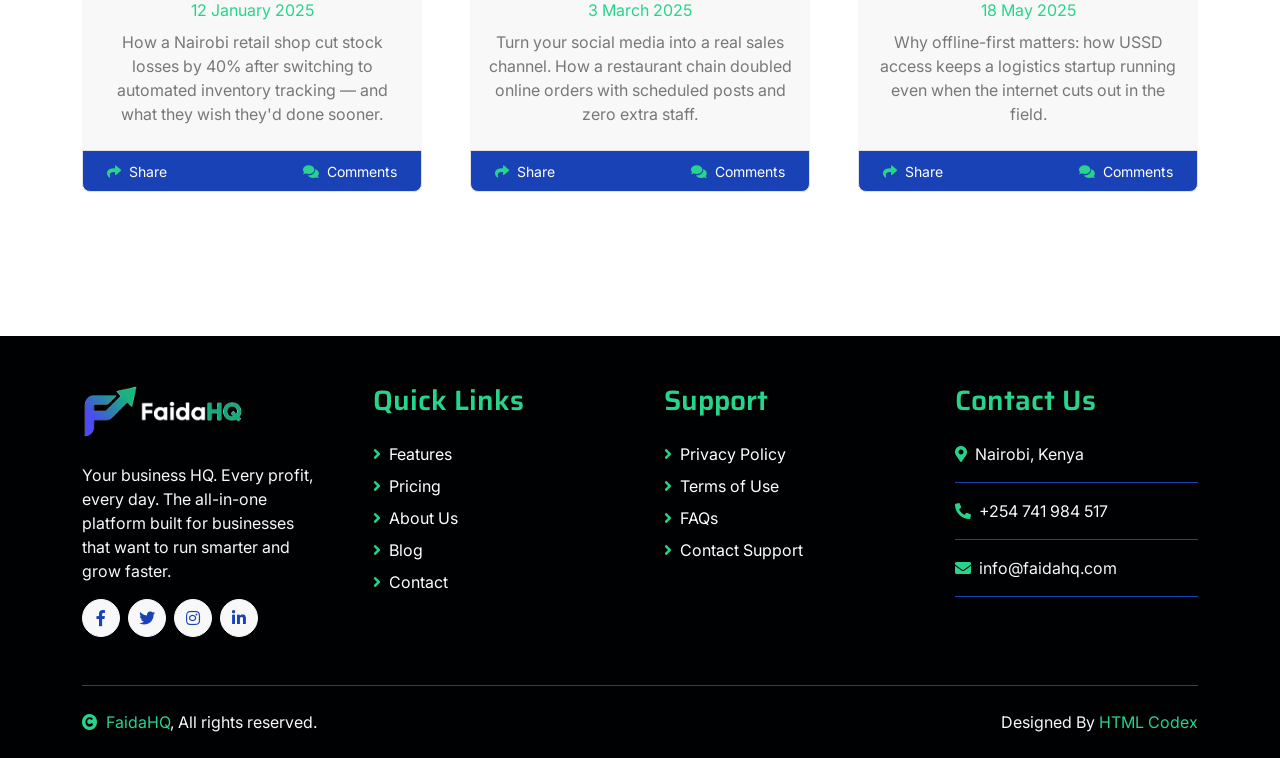
<file: blog/index.html>
<!doctype html>
<html lang="en">
   <head>
      <meta charset="utf-8" />
      <title>FaidaHQ Blog - Business Tips & Insights</title>
      <meta content="width=device-width, initial-scale=1.0" name="viewport" />
      <meta
         content="business tips, inventory tips, sales growth, SME, startup advice"
         name="keywords"
      />
      <meta
         content="FaidaHQ Insights — practical tips and stories for business owners who want to run smarter."
         name="description"
      />

      <!-- Google Web Fonts -->
      <link rel="preconnect" href="https://fonts.googleapis.com" />
      <link rel="preconnect" href="https://fonts.gstatic.com" crossorigin />
      <link
         href="https://fonts.googleapis.com/css2?family=Inter:wght@400;500;600&family=Saira:wght@500;600;700&display=swap"
         rel="stylesheet"
      />

      <!-- Icon Font Stylesheet -->
      <link
         href="https://cdnjs.cloudflare.com/ajax/libs/font-awesome/5.10.0/css/all.min.css"
         rel="stylesheet"
      />
      <link
         href="https://cdn.jsdelivr.net/npm/bootstrap-icons@1.4.1/font/bootstrap-icons.css"
         rel="stylesheet"
      />

      <!-- Libraries Stylesheet -->
      <link href="/lib/animate/animate.min.css" rel="stylesheet" />

      <!-- Customized Bootstrap Stylesheet -->
      <link href="/css/bootstrap.min.css" rel="stylesheet" />

      <!-- Template Stylesheet -->
      <link href="/css/style.css" rel="stylesheet" />
         <!-- Favicon -->
      <link rel=icon href=/favicon.ico type=image/x-icon />
      <link rel=apple-touch-icon href=/img/apple-touch-icon.png />
</head>

   <body>
      <!-- Spinner Start -->
      <div
         id="spinner"
         class="show position-fixed translate-middle w-100 vh-100 top-50 start-50 d-flex align-items-center justify-content-center"
      >
         <div class="spinner-grow text-primary" role="status"></div>
      </div>
      <!-- Spinner End -->

      
      <faidahq-navbar active="contact"></faidahq-navbar>
      <!-- Page Header Start -->
      <div class="container-fluid page-header py-5">
         <div class="container text-center py-5">
            <h1 class="display-2 text-white mb-4 animated slideInDown">
               FaidaHQ Blog
            </h1>
            <nav aria-label="breadcrumb animated slideInDown">
               <ol class="breadcrumb justify-content-center mb-0">
                  <li class="breadcrumb-item"><a href="/">Home</a></li>
                  <li class="breadcrumb-item" aria-current="page">Blog</li>
               </ol>
            </nav>
         </div>
      </div>
      <!-- Page Header End -->

      
      <faidahq-facts></faidahq-facts>
      <!-- Blog Start -->
      <div class="container-fluid blog py-5 my-5">
         <div class="container py-5">
            <div
               class="text-center mx-auto pb-5 wow fadeIn"
               data-wow-delay=".3s"
               style="max-width: 600px"
            >
               <h5 class="text-primary">FaidaHQ Insights</h5>
               <h1>Tips & Stories for Business Owners</h1>
            </div>
            <div class="row g-5 justify-content-center">
               <div
                  class="col-12 col-md-6 col-lg-6 col-xl-4 wow fadeIn"
                  data-wow-delay=".3s"
               >
                  <div class="blog-item position-relative bg-light rounded">
                     <img
                        src="/img/blog-1.jpg"
                        class="img-fluid w-100 rounded-top"
                        alt=""
                     />
                     <span
                        class="position-absolute px-4 py-3 bg-primary text-white rounded"
                        style="top: -28px; right: 20px"
                        >Operations</span
                     >
                     <div
                        class="blog-btn d-flex justify-content-between position-relative px-3"
                        style="margin-top: -75px"
                     >
                        <div
                           class="blog-icon btn btn-secondary px-3 rounded-pill my-auto"
                        >
                           <a href="" class="btn text-white">Read More</a>
                        </div>
                        <div
                           class="blog-btn-icon btn btn-secondary px-4 py-3 rounded-pill"
                        >
                           <div class="blog-icon-1">
                              <p class="text-white px-2">
                                 Share<i class="fa fa-arrow-right ms-3"></i>
                              </p>
                           </div>
                           <div class="blog-icon-2">
                              <a href="" class="btn me-1"
                                 ><i class="fab fa-facebook-f text-white"></i
                              ></a>
                              <a href="" class="btn me-1"
                                 ><i class="fab fa-twitter text-white"></i
                              ></a>
                              <a href="" class="btn me-1"
                                 ><i class="fab fa-instagram text-white"></i
                              ></a>
                           </div>
                        </div>
                     </div>
                     <div
                        class="blog-content text-center position-relative px-3"
                        style="margin-top: -25px"
                     >
                        <img
                           src="/img/admin.jpg"
                           class="img-fluid rounded-circle border border-4 border-white mb-3"
                           alt=""
                        />
                        <h5 class="">By FaidaHQ Team</h5>
                        <span class="text-secondary">12 January 2025</span>
                        <p class="py-2">
                           How a Nairobi retail shop cut stock losses by 40%
                           after switching to automated inventory tracking — and
                           what they wish they'd done sooner.
                        </p>
                     </div>
                     <div
                        class="blog-coment d-flex justify-content-between px-4 py-2 border bg-primary rounded-bottom"
                     >
                        <a href="" class="text-white"
                           ><small
                              ><i class="fas fa-share me-2 text-secondary"></i
                              >Share</small
                           ></a
                        >
                        <a href="" class="text-white"
                           ><small
                              ><i class="fa fa-comments me-2 text-secondary"></i
                              >Comments</small
                           ></a
                        >
                     </div>
                  </div>
               </div>
               <div
                  class="col-12 col-md-6 col-lg-6 col-xl-4 wow fadeIn"
                  data-wow-delay=".5s"
               >
                  <div class="blog-item position-relative bg-light rounded">
                     <img
                        src="/img/blog-2.jpg"
                        class="img-fluid w-100 rounded-top"
                        alt=""
                     />
                     <span
                        class="position-absolute px-4 py-3 bg-primary text-white rounded"
                        style="top: -28px; right: 20px"
                        >Growth</span
                     >
                     <div
                        class="blog-btn d-flex justify-content-between position-relative px-3"
                        style="margin-top: -75px"
                     >
                        <div
                           class="blog-icon btn btn-secondary px-3 rounded-pill my-auto"
                        >
                           <a href="" class="btn text-white">Read More</a>
                        </div>
                        <div
                           class="blog-btn-icon btn btn-secondary px-4 py-3 rounded-pill"
                        >
                           <div class="blog-icon-1">
                              <p class="text-white px-2">
                                 Share<i class="fa fa-arrow-right ms-3"></i>
                              </p>
                           </div>
                           <div class="blog-icon-2">
                              <a href="" class="btn me-1"
                                 ><i class="fab fa-facebook-f text-white"></i
                              ></a>
                              <a href="" class="btn me-1"
                                 ><i class="fab fa-twitter text-white"></i
                              ></a>
                              <a href="" class="btn me-1"
                                 ><i class="fab fa-instagram text-white"></i
                              ></a>
                           </div>
                        </div>
                     </div>
                     <div
                        class="blog-content text-center position-relative px-3"
                        style="margin-top: -25px"
                     >
                        <img
                           src="/img/admin.jpg"
                           class="img-fluid rounded-circle border border-4 border-white mb-3"
                           alt=""
                        />
                        <h5 class="">By FaidaHQ Team</h5>
                        <span class="text-secondary">3 March 2025</span>
                        <p class="py-2">
                           Turn your social media into a real sales channel. How
                           a restaurant chain doubled online orders with
                           scheduled posts and zero extra staff.
                        </p>
                     </div>
                     <div
                        class="blog-coment d-flex justify-content-between px-4 py-2 border bg-primary rounded-bottom"
                     >
                        <a href="" class="text-white"
                           ><small
                              ><i class="fas fa-share me-2 text-secondary"></i
                              >Share</small
                           ></a
                        >
                        <a href="" class="text-white"
                           ><small
                              ><i class="fa fa-comments me-2 text-secondary"></i
                              >Comments</small
                           ></a
                        >
                     </div>
                  </div>
               </div>
               <div
                  class="col-12 col-md-6 col-lg-6 col-xl-4 wow fadeIn"
                  data-wow-delay=".7s"
               >
                  <div class="blog-item position-relative bg-light rounded">
                     <img
                        src="/img/blog-3.jpg"
                        class="img-fluid w-100 rounded-top"
                        alt=""
                     />
                     <span
                        class="position-absolute px-4 py-3 bg-primary text-white rounded"
                        style="top: -28px; right: 20px"
                        >Product</span
                     >
                     <div
                        class="blog-btn d-flex justify-content-between position-relative px-3"
                        style="margin-top: -75px"
                     >
                        <div
                           class="blog-icon btn btn-secondary px-3 rounded-pill my-auto"
                        >
                           <a href="" class="btn text-white">Read More</a>
                        </div>
                        <div
                           class="blog-btn-icon btn btn-secondary px-4 py-3 rounded-pill"
                        >
                           <div class="blog-icon-1">
                              <p class="text-white px-2">
                                 Share<i class="fa fa-arrow-right ms-3"></i>
                              </p>
                           </div>
                           <div class="blog-icon-2">
                              <a href="" class="btn me-1"
                                 ><i class="fab fa-facebook-f text-white"></i
                              ></a>
                              <a href="" class="btn me-1"
                                 ><i class="fab fa-twitter text-white"></i
                              ></a>
                              <a href="" class="btn me-1"
                                 ><i class="fab fa-instagram text-white"></i
                              ></a>
                           </div>
                        </div>
                     </div>
                     <div
                        class="blog-content text-center position-relative px-3"
                        style="margin-top: -25px"
                     >
                        <img
                           src="/img/admin.jpg"
                           class="img-fluid rounded-circle border border-4 border-white mb-3"
                           alt=""
                        />
                        <h5 class="">By FaidaHQ Team</h5>
                        <span class="text-secondary">18 May 2025</span>
                        <p class="py-2">
                           Why offline-first matters: how USSD access keeps a
                           logistics startup running even when the internet cuts
                           out in the field.
                        </p>
                     </div>
                     <div
                        class="blog-coments d-flex justify-content-between px-4 py-2 border bg-primary rounded-bottom"
                     >
                        <a href="" class="text-white"
                           ><small
                              ><i class="fas fa-share me-2 text-secondary"></i
                              >Share</small
                           ></a
                        >
                        <a href="" class="text-white"
                           ><small
                              ><i class="fa fa-comments me-2 text-secondary"></i
                              >Comments</small
                           ></a
                        >
                     </div>
                  </div>
               </div>
            </div>
         </div>
      </div>
      <!-- Blog End -->

      
      <faidahq-footer></faidahq-footer>
      <!-- Back to Top -->
      <a
         href="#"
         class="btn btn-secondary btn-square rounded-circle back-to-top"
         ><i class="fa fa-arrow-up text-white"></i
      ></a>

      <!-- JavaScript Libraries -->
      <script src="https://ajax.googleapis.com/ajax/libs/jquery/3.6.4/jquery.min.js"></script>
      <script src="https://cdn.jsdelivr.net/npm/bootstrap@5.0.0/dist/js/bootstrap.bundle.min.js"></script>
      <script src="/lib/wow/wow.min.js"></script>
      <script src="/lib/easing/easing.min.js"></script>
      <script src="/lib/waypoints/waypoints.min.js"></script>

      <!-- Template Javascript -->
            <!-- Web Components -->
      <script src="/js/components.js"></script>
      <script src="/js/main.js"></script>
   </body>
</html>
</file>
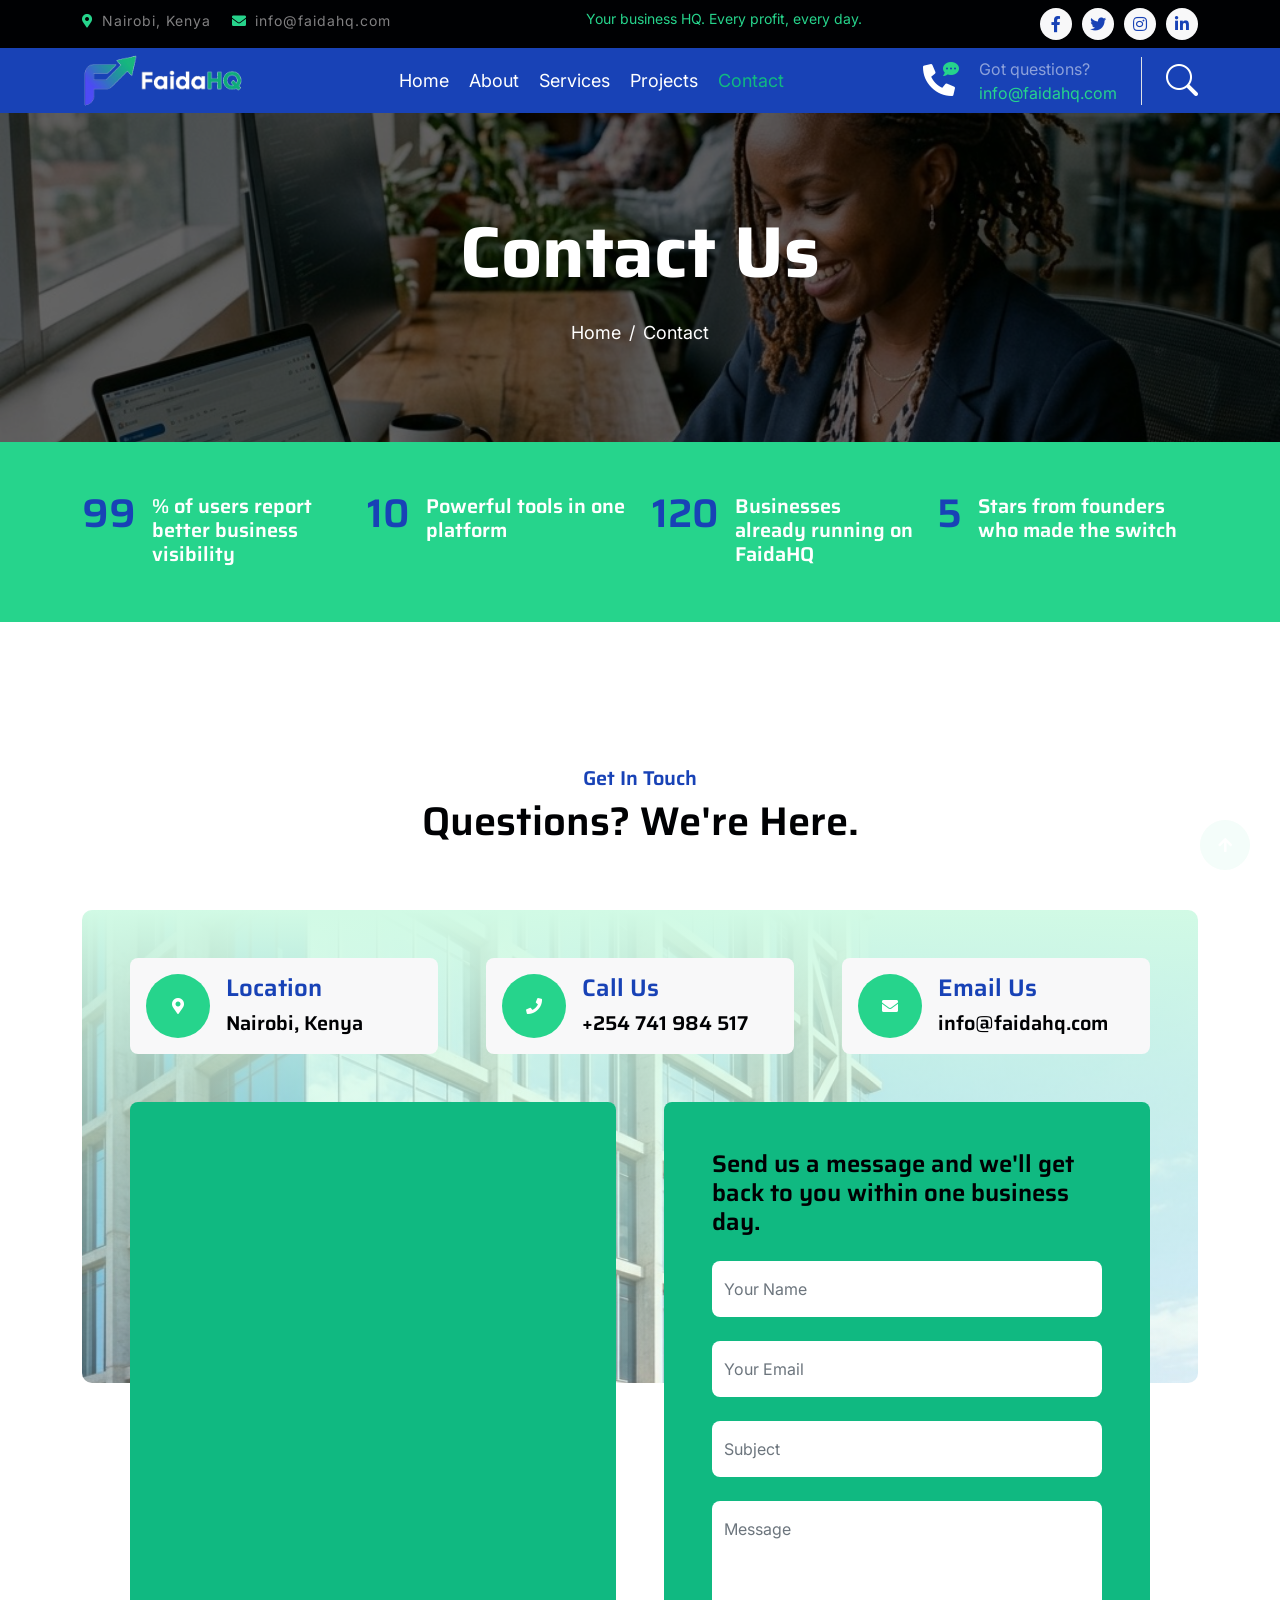
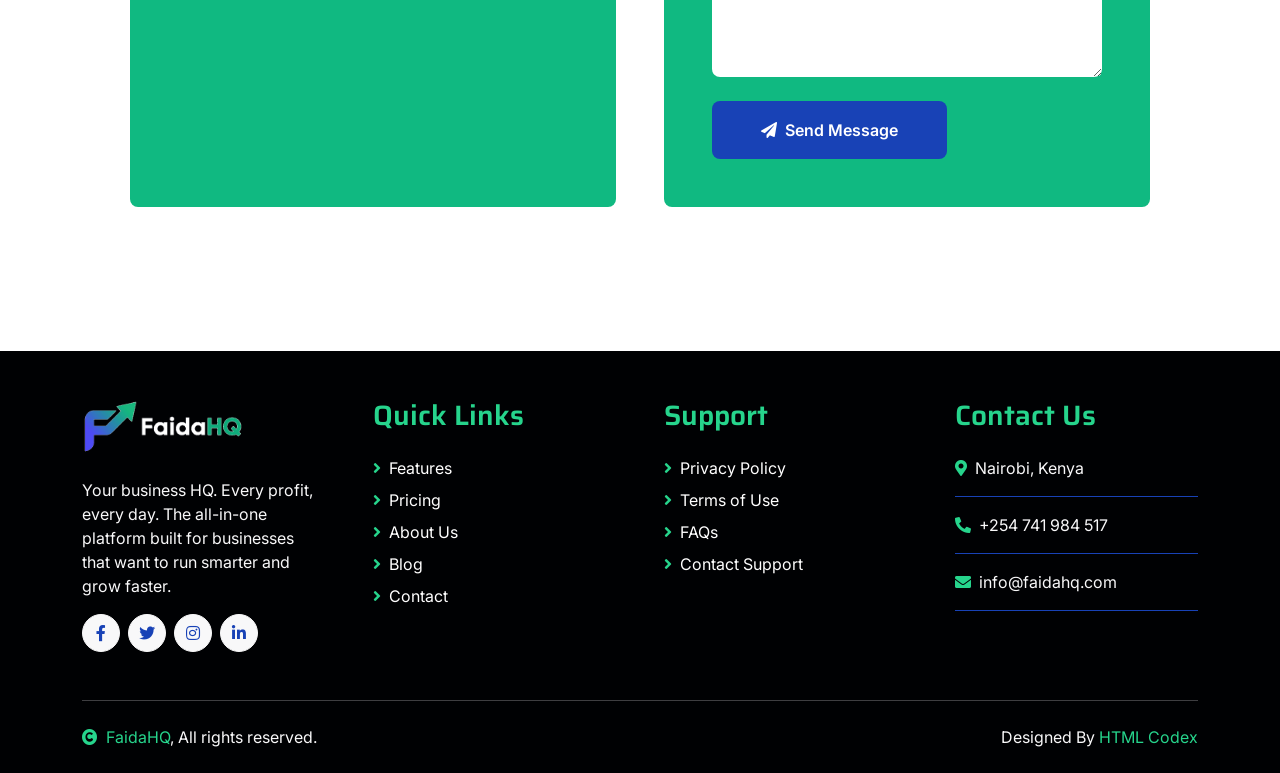
<file: contact/index.html>
<!doctype html>
<html lang="en">
   <head>
      <meta charset="utf-8" />
      <title>Contact FaidaHQ - Get In Touch</title>
      <meta content="width=device-width, initial-scale=1.0" name="viewport" />
      <meta
         content="contact FaidaHQ, get started, business OS demo"
         name="keywords"
      />
      <meta
         content="Get in touch with FaidaHQ. Questions, demos, or just want to say hi — we're here."
         name="description"
      />

      <!-- Google Web Fonts -->
      <link rel="preconnect" href="https://fonts.googleapis.com" />
      <link rel="preconnect" href="https://fonts.gstatic.com" crossorigin />
      <link
         href="https://fonts.googleapis.com/css2?family=Inter:wght@400;500;600&family=Saira:wght@500;600;700&display=swap"
         rel="stylesheet"
      />

      <!-- Icon Font Stylesheet -->
      <link
         href="https://cdnjs.cloudflare.com/ajax/libs/font-awesome/5.10.0/css/all.min.css"
         rel="stylesheet"
      />
      <link
         href="https://cdn.jsdelivr.net/npm/bootstrap-icons@1.4.1/font/bootstrap-icons.css"
         rel="stylesheet"
      />

      <!-- Libraries Stylesheet -->
      <link href="/lib/animate/animate.min.css" rel="stylesheet" />

      <!-- Customized Bootstrap Stylesheet -->
      <link href="/css/bootstrap.min.css" rel="stylesheet" />

      <!-- Template Stylesheet -->
      <link href="/css/style.css" rel="stylesheet" />
         <!-- Favicon -->
      <link rel=icon href=/favicon.ico type=image/x-icon />
      <link rel=apple-touch-icon href=/img/apple-touch-icon.png />
</head>

   <body>
      <!-- Spinner Start -->
      <div
         id="spinner"
         class="show position-fixed translate-middle w-100 vh-100 top-50 start-50 d-flex align-items-center justify-content-center"
      >
         <div class="spinner-grow text-primary" role="status"></div>
      </div>
      <!-- Spinner End -->

      
      <faidahq-navbar active="contact"></faidahq-navbar>
      <!-- Page Header Start -->
      <div class="container-fluid page-header py-5">
         <div class="container text-center py-5">
            <h1 class="display-2 text-white mb-4 animated slideInDown">
               Contact Us
            </h1>
            <nav aria-label="breadcrumb animated slideInDown">
               <ol class="breadcrumb justify-content-center mb-0">
                  <li class="breadcrumb-item"><a href="/">Home</a></li>
                  <li class="breadcrumb-item" aria-current="page">Contact</li>
               </ol>
            </nav>
         </div>
      </div>
      <!-- Page Header End -->

      
      <faidahq-facts></faidahq-facts>
      <!-- Contact Start -->
      <div class="container-fluid py-5 mt-5">
         <div class="container py-5">
            <div
               class="text-center mx-auto pb-5 wow fadeIn"
               data-wow-delay=".3s"
               style="max-width: 600px"
            >
               <h5 class="text-primary">Get In Touch</h5>
               <h1 class="mb-3">Questions? We're Here.</h1>
            </div>
            <div class="contact-detail position-relative p-4 p-md-5">
               <div class="row g-5 mb-5 justify-content-center">
                  <div
                     class="col-12 col-lg-6 col-xl-4 wow fadeIn"
                     data-wow-delay=".3s"
                  >
                     <div class="d-flex bg-light p-3 rounded">
                        <div
                           class="flex-shrink-0 btn-square bg-secondary rounded-circle"
                           style="width: 64px; height: 64px"
                        >
                           <i class="fas fa-map-marker-alt text-white"></i>
                        </div>
                        <div class="ms-3">
                           <h4 class="text-primary">Location</h4>
                           <a href="#" class="h5">Nairobi, Kenya</a>
                        </div>
                     </div>
                  </div>
                  <div
                     class="col-12 col-lg-6 col-xl-4 wow fadeIn"
                     data-wow-delay=".5s"
                  >
                     <div class="d-flex bg-light p-3 rounded">
                        <div
                           class="flex-shrink-0 btn-square bg-secondary rounded-circle"
                           style="width: 64px; height: 64px"
                        >
                           <i class="fa fa-phone text-white"></i>
                        </div>
                        <div class="ms-3">
                           <h4 class="text-primary">Call Us</h4>
                           <a
                              class="h5"
                              href="tel:+254707317185"
                              target="_blank"
                              >+254 741 984 517</a
                           >
                        </div>
                     </div>
                  </div>
                  <div
                     class="col-12 col-lg-6 col-xl-4 wow fadeIn"
                     data-wow-delay=".7s"
                  >
                     <div class="d-flex bg-light p-3 rounded">
                        <div
                           class="flex-shrink-0 btn-square bg-secondary rounded-circle"
                           style="width: 64px; height: 64px"
                        >
                           <i class="fa fa-envelope text-white"></i>
                        </div>
                        <div class="ms-3">
                           <h4 class="text-primary">Email Us</h4>
                           <a
                              class="h5"
                              href="mailto:info@faidahq.com"
                              target="_blank"
                              >info@faidahq.com</a
                           >
                        </div>
                     </div>
                  </div>
               </div>
               <div class="row g-5">
                  <div class="col-lg-6 wow fadeIn" data-wow-delay=".3s">
                     <div class="p-4 p-md-5 h-100 rounded contact-map">
                        <iframe
                           class="rounded w-100 h-100"
                           src="https://www.google.com/maps/embed?pb=!1m18!1m12!1m3!1d255281.19036281522!2d36.70730994179689!3d-1.3028617992618888!2m3!1f0!2f0!3f0!3m2!1i1024!2i768!4f13.1!3m3!1m2!1s0x182f1172d84d49a7%3A0xf7cf0254b297924c!2sNairobi%2C%20Kenya!5e0!3m2!1sen!2sus!4v1700000000000!5m2!1sen!2sus"
                           style="border: 0; min-height: 300px"
                           allowfullscreen=""
                           loading="lazy"
                           referrerpolicy="no-referrer-when-downgrade"
                        ></iframe>
                     </div>
                  </div>
                  <div class="col-lg-6 wow fadeIn" data-wow-delay=".5s">
                     <div class="p-4 p-md-5 rounded contact-form">
                        <h4 class="mb-4">
                           Send us a message and we'll get back to you within
                           one business day.
                        </h4>
                        <!-- Success banner (hidden by default) -->
                        <div
                           id="contact-success"
                           class="alert alert-success d-none mb-4"
                           role="alert"
                        >
                           <i class="fas fa-check-circle me-2"></i>
                           Your mail client has been opened with your message pre-filled. Just hit <strong>Send</strong>!
                        </div>
                        <form id="contact-form" novalidate>
                           <div class="mb-4">
                              <input
                                 id="contact-name"
                                 type="text"
                                 class="form-control border-0 py-3"
                                 placeholder="Your Name"
                                 required
                              />
                           </div>
                           <div class="mb-4">
                              <input
                                 id="contact-email"
                                 type="email"
                                 class="form-control border-0 py-3"
                                 placeholder="Your Email"
                                 required
                              />
                           </div>
                           <div class="mb-4">
                              <input
                                 id="contact-subject"
                                 type="text"
                                 class="form-control border-0 py-3"
                                 placeholder="Subject"
                                 required
                              />
                           </div>
                           <div class="mb-4">
                              <textarea
                                 id="contact-message"
                                 class="w-100 form-control border-0 py-3"
                                 rows="6"
                                 cols="10"
                                 placeholder="Message"
                                 required
                              ></textarea>
                           </div>
                           <div class="text-start">
                              <button
                                 id="contact-submit"
                                 class="btn bg-primary text-white py-3 px-5"
                                 type="submit"
                              >
                                 <i class="fas fa-paper-plane me-2"></i>Send Message
                              </button>
                           </div>
                        </form>
                     </div>
                  </div>
               </div>
            </div>
         </div>
      </div>
      <!-- Contact End -->

      
      <faidahq-footer></faidahq-footer>
      <!-- Back to Top -->
      <a
         href="#"
         class="btn btn-secondary btn-square rounded-circle back-to-top"
         ><i class="fa fa-arrow-up text-white"></i
      ></a>

      <!-- JavaScript Libraries -->
      <script src="https://ajax.googleapis.com/ajax/libs/jquery/3.6.4/jquery.min.js"></script>
      <script src="https://cdn.jsdelivr.net/npm/bootstrap@5.0.0/dist/js/bootstrap.bundle.min.js"></script>
      <script src="/lib/wow/wow.min.js"></script>
      <script src="/lib/easing/easing.min.js"></script>
      <script src="/lib/waypoints/waypoints.min.js"></script>

      <!-- Template Javascript -->
            <!-- Web Components -->
      <script src="/js/components.js"></script>
      <script src="/js/main.js"></script>

      <!-- Contact Form: mailto: handler (no backend required) -->
      <script>
        (function () {
          'use strict';

          var RECIPIENT = 'isaacmayodi5@gmail.com';

          document
            .getElementById('contact-form')
            .addEventListener('submit', function (e) {
              e.preventDefault();

              var name    = document.getElementById('contact-name').value.trim();
              var email   = document.getElementById('contact-email').value.trim();
              var subject = document.getElementById('contact-subject').value.trim();
              var message = document.getElementById('contact-message').value.trim();

              /* Basic client-side validation */
              if (!name || !email || !subject || !message) {
                var inputs = document.querySelectorAll('#contact-form [required]');
                inputs.forEach(function (el) {
                  if (!el.value.trim()) {
                    el.classList.add('is-invalid');
                  }
                });
                return;
              }

              /* Remove any previous invalid highlights */
              document.querySelectorAll('#contact-form .is-invalid').forEach(function (el) {
                el.classList.remove('is-invalid');
              });

              /*
               * Build a structured email body.
               * %0D%0A encodes CRLF line breaks which most mail clients honour.
               */
              var body =
                'Name: ' + name + '%0D%0A' +
                'Email: ' + email + '%0D%0A' +
                '%0D%0A' +
                'Message:%0D%0A' +
                encodeURIComponent(message);

              var mailtoURL =
                'mailto:' + RECIPIENT +
                '?subject=' + encodeURIComponent(subject) +
                '&body='    + body;

              /* Open the native mail client */
              window.location.href = mailtoURL;

              /* Show confirmation banner */
              var banner = document.getElementById('contact-success');
              banner.classList.remove('d-none');
              setTimeout(function () {
                banner.classList.add('d-none');
              }, 8000);
            });

          /* Clear invalid state on re-type */
          document.querySelectorAll('#contact-form [required]').forEach(function (el) {
            el.addEventListener('input', function () {
              this.classList.remove('is-invalid');
            });
          });
        })();
      </script>
   </body>
</html>
</file>
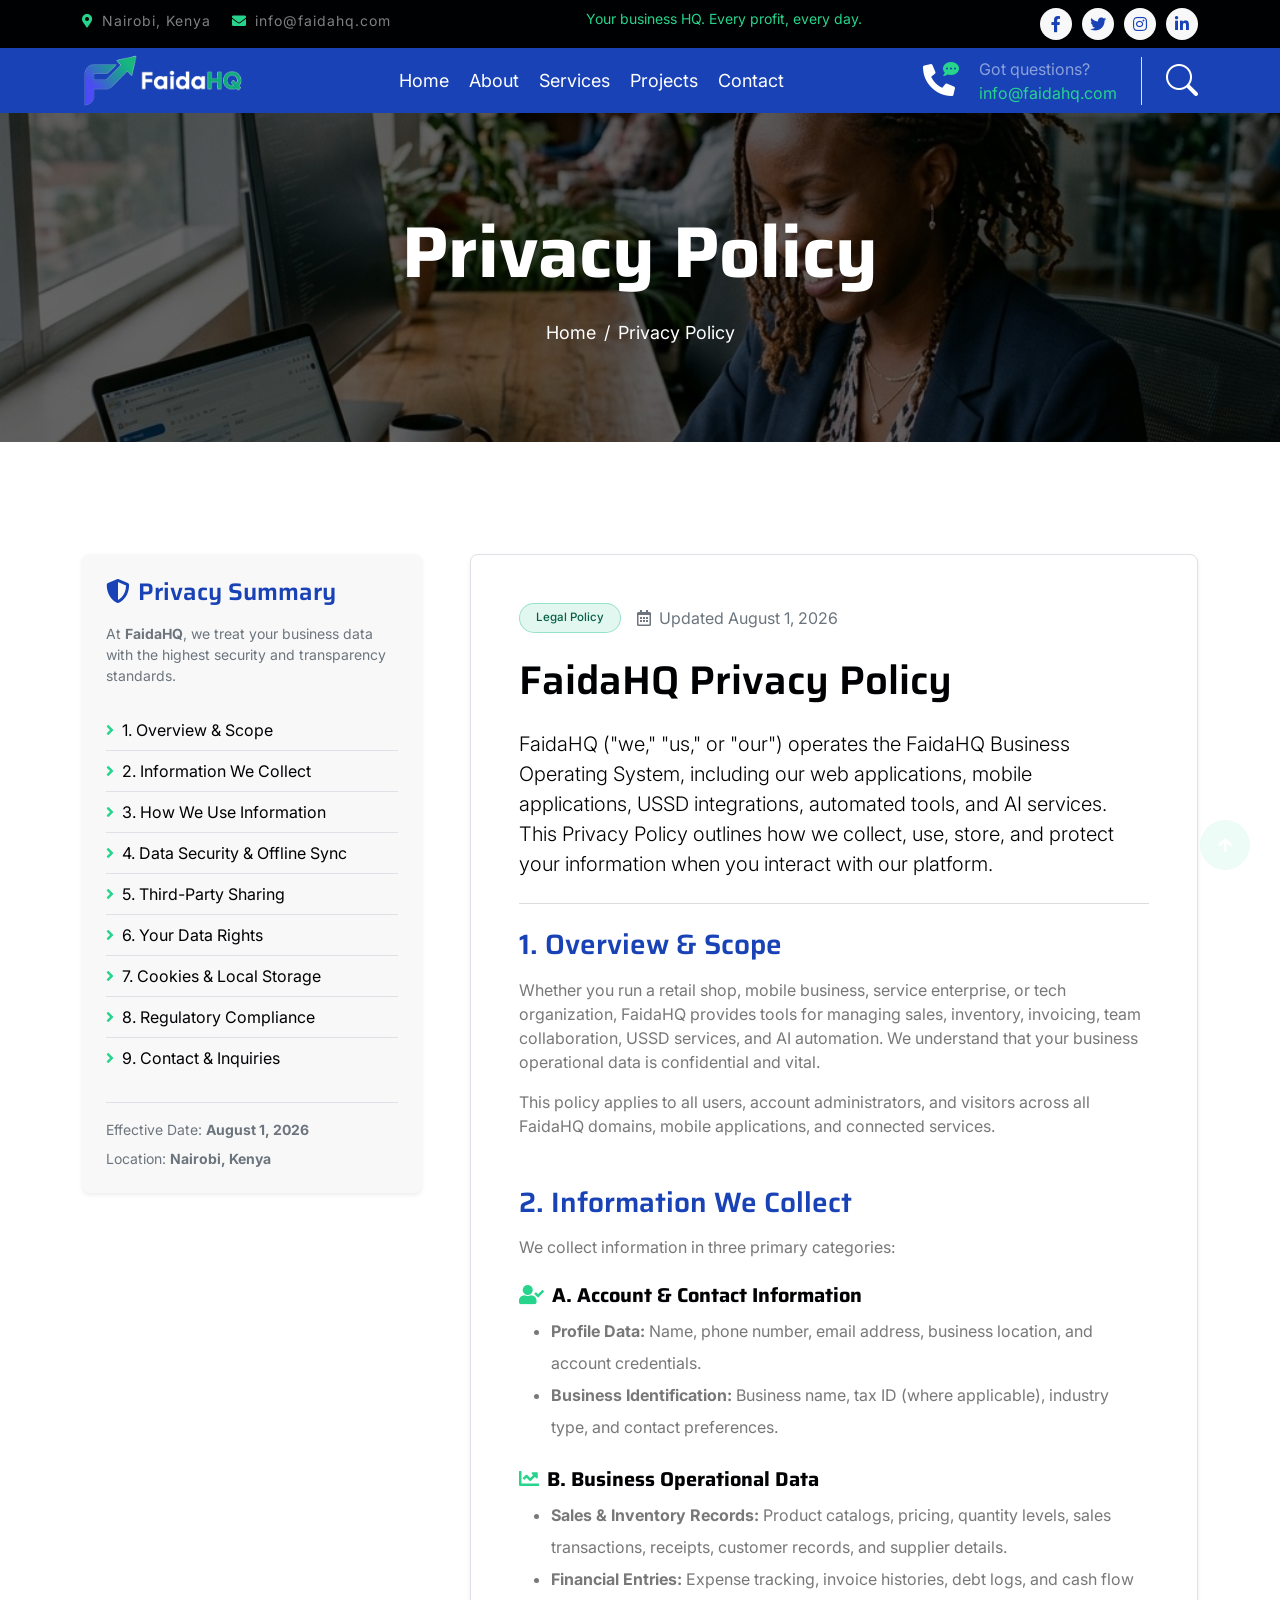
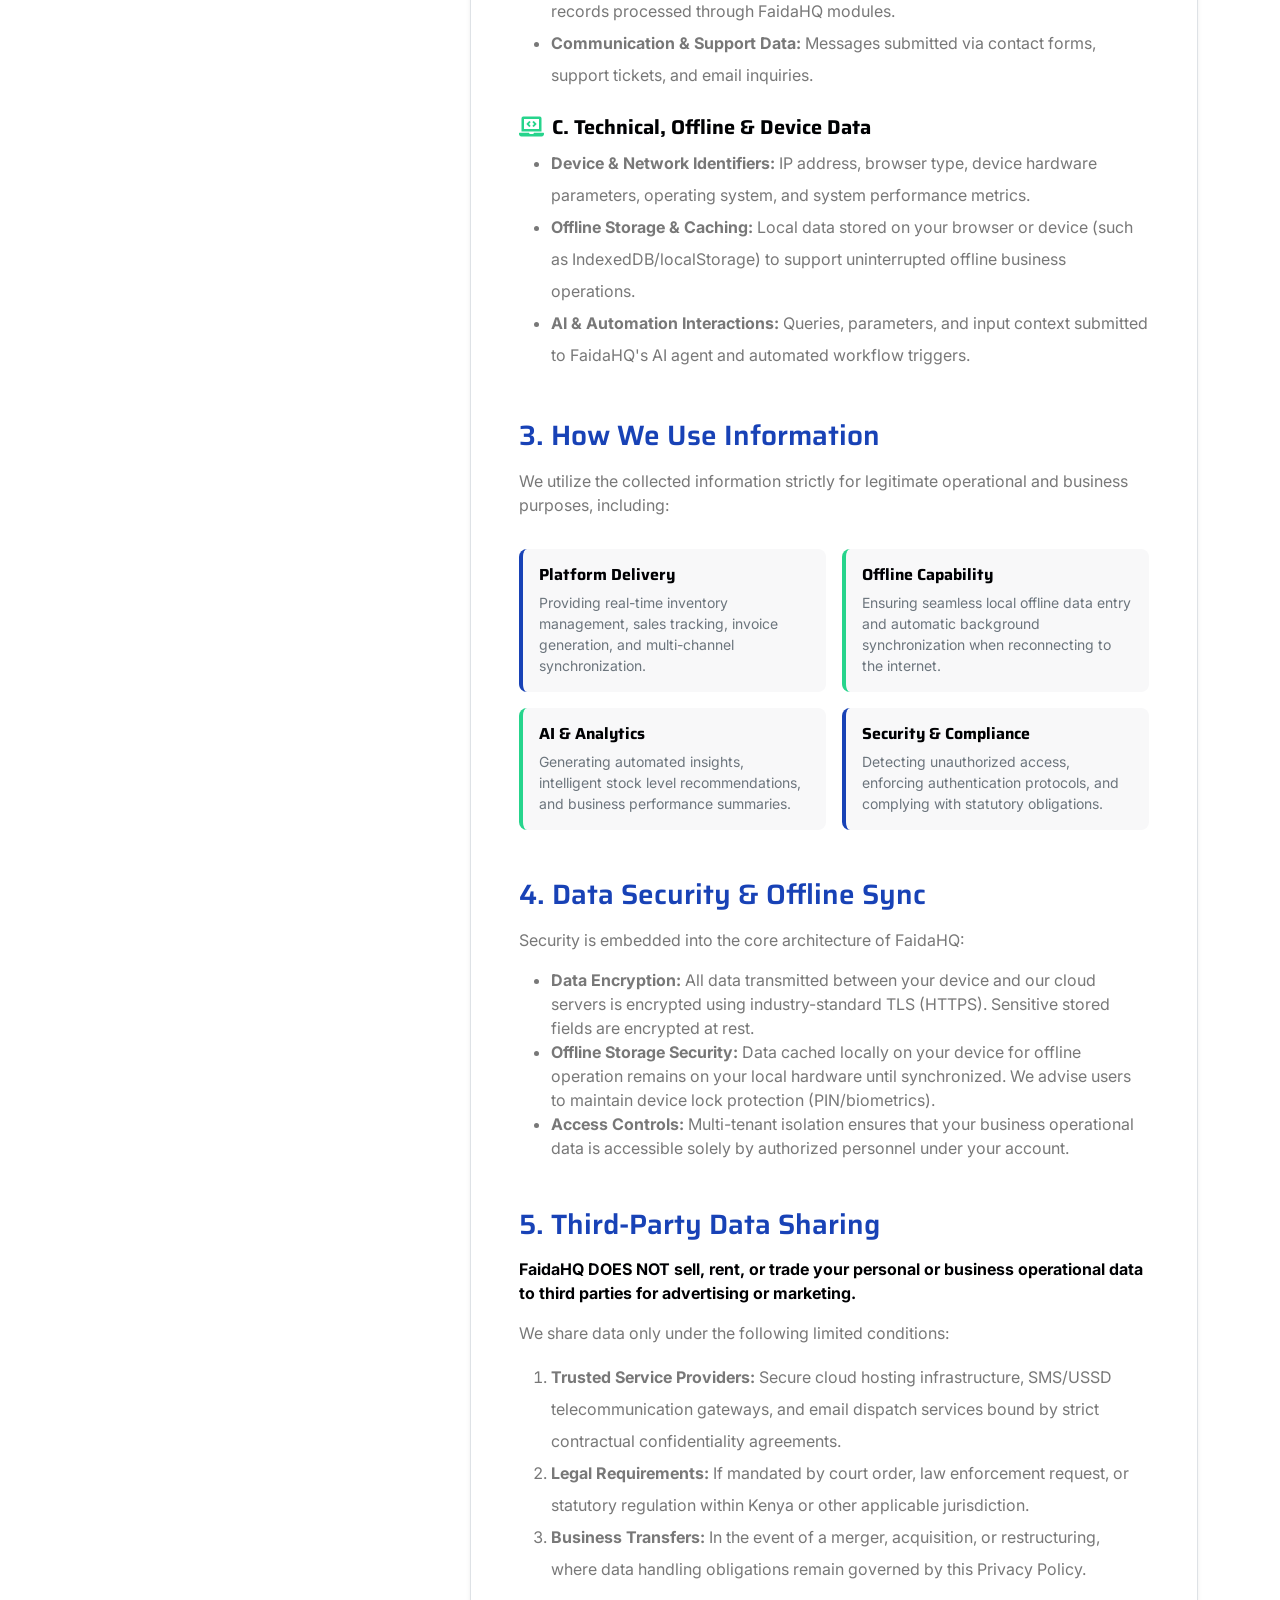
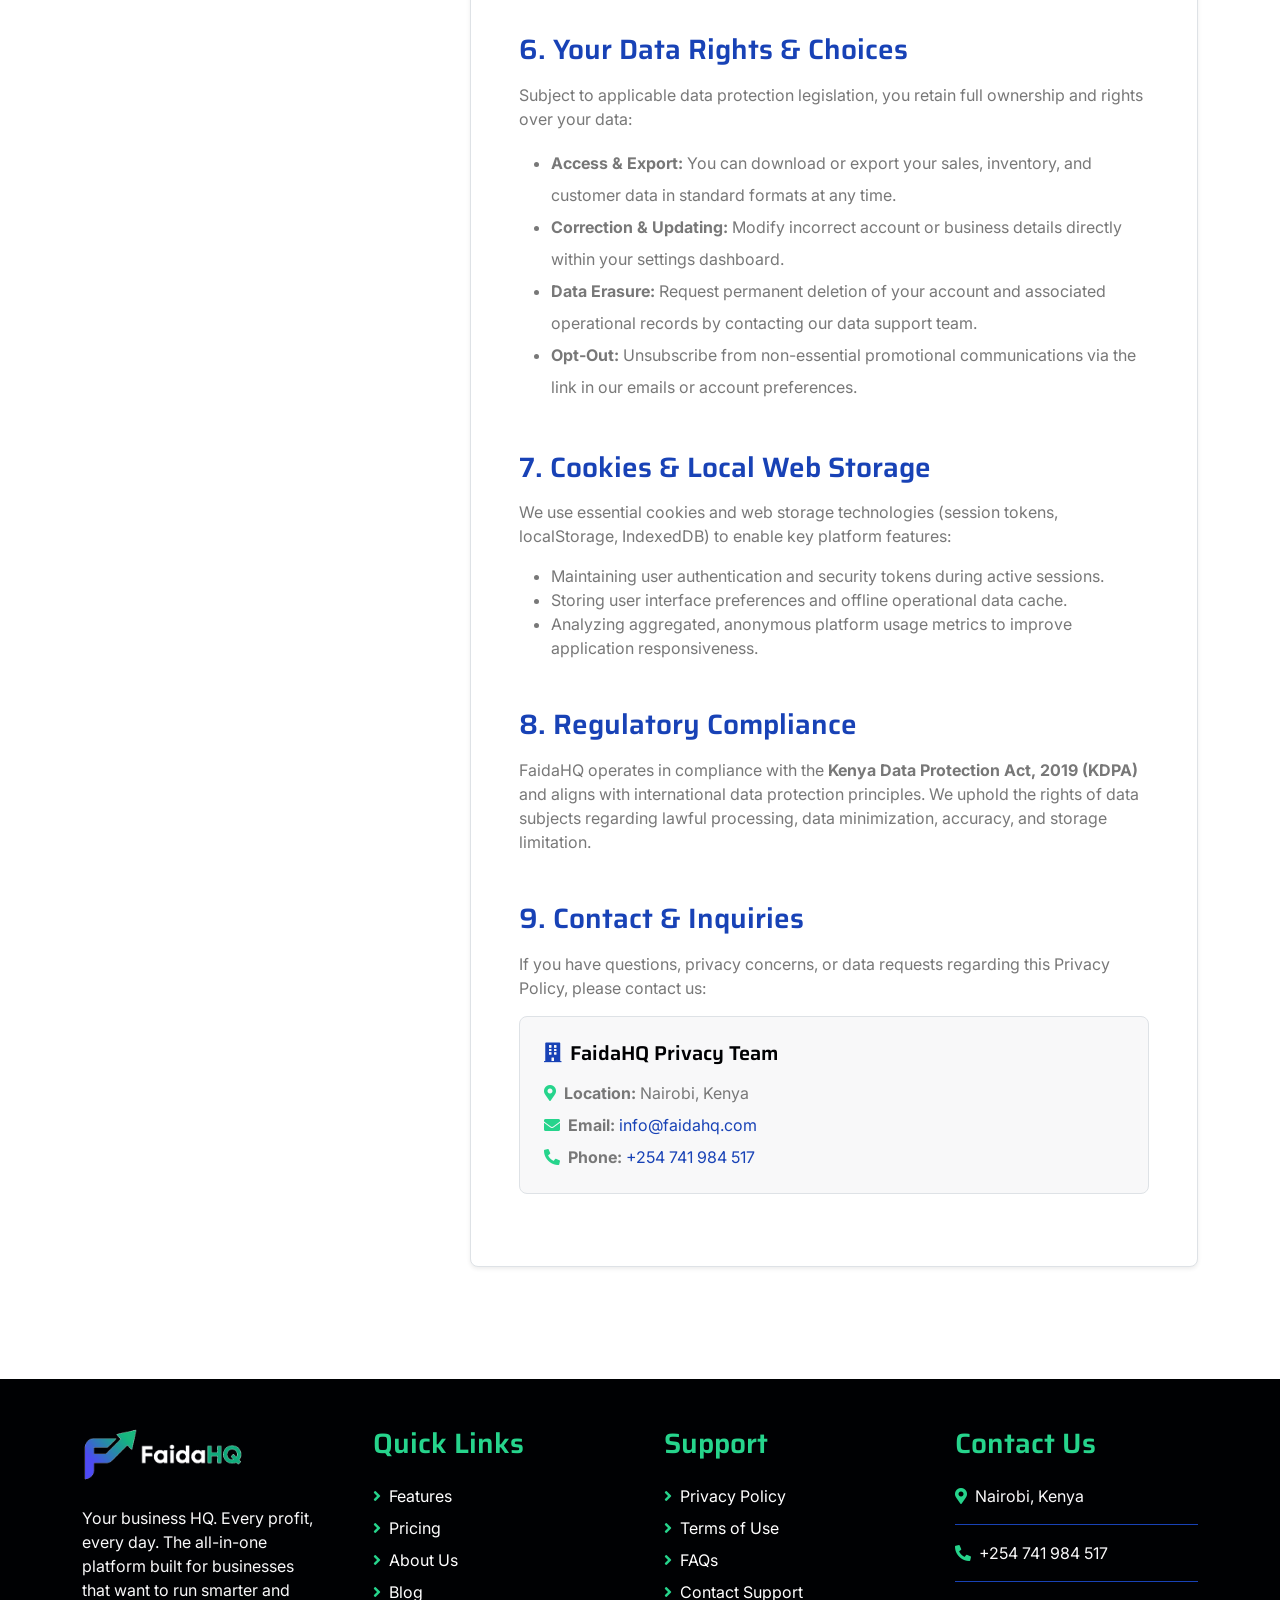
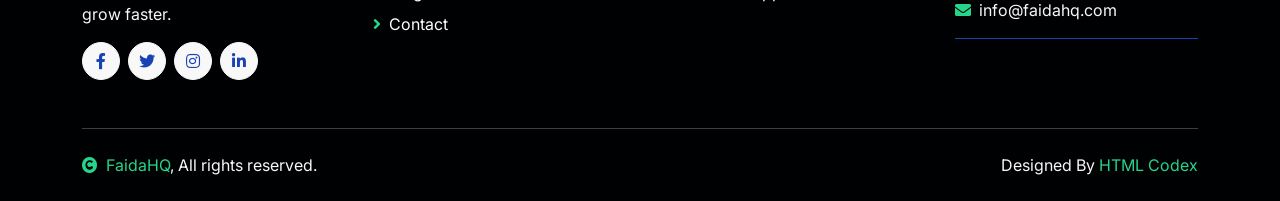
<file: privacy/index.html>
<!doctype html>
<html lang="en">
   <head>
      <meta charset="utf-8" />
      <title>Privacy Policy - FaidaHQ</title>
      <meta content="width=device-width, initial-scale=1.0" name="viewport" />
      <meta
         content="FaidaHQ privacy policy, business OS data privacy, data protection, offline sync security, Kenya Data Protection Act"
         name="keywords"
      />
      <meta
         content="Learn how FaidaHQ collects, uses, synchronizes, and safeguards your business and personal information across our all-in-one Business Operating System."
         name="description"
      />

      <!-- Google Web Fonts -->
      <link rel="preconnect" href="https://fonts.googleapis.com" />
      <link rel="preconnect" href="https://fonts.gstatic.com" crossorigin />
      <link
         href="https://fonts.googleapis.com/css2?family=Inter:wght@400;500;600&family=Saira:wght@500;600;700&display=swap"
         rel="stylesheet"
      />

      <!-- Icon Font Stylesheet -->
      <link
         href="https://cdnjs.cloudflare.com/ajax/libs/font-awesome/5.10.0/css/all.min.css"
         rel="stylesheet"
      />
      <link
         href="https://cdn.jsdelivr.net/npm/bootstrap-icons@1.4.1/font/bootstrap-icons.css"
         rel="stylesheet"
      />

      <!-- Libraries Stylesheet -->
      <link href="/lib/animate/animate.min.css" rel="stylesheet" />

      <!-- Customized Bootstrap Stylesheet -->
      <link href="/css/bootstrap.min.css" rel="stylesheet" />

      <!-- Template Stylesheet -->
      <link href="/css/style.css" rel="stylesheet" />

      <!-- Favicon -->
      <link rel="icon" href="/favicon.ico" type="image/x-icon" />
      <link rel="apple-touch-icon" href="/img/apple-touch-icon.png" />
   </head>

   <body>
      <!-- Spinner Start -->
      <div
         id="spinner"
         class="show position-fixed translate-middle w-100 vh-100 top-50 start-50 d-flex align-items-center justify-content-center"
      >
         <div class="spinner-grow text-primary" role="status"></div>
      </div>
      <!-- Spinner End -->

      <faidahq-navbar active="privacy"></faidahq-navbar>

      <!-- Page Header Start -->
      <div class="container-fluid page-header py-5">
         <div class="container text-center py-5">
            <h1 class="display-2 text-white mb-4 animated slideInDown">
               Privacy Policy
            </h1>
            <nav aria-label="breadcrumb animated slideInDown">
               <ol class="breadcrumb justify-content-center mb-0">
                  <li class="breadcrumb-item"><a href="/">Home</a></li>
                  <li class="breadcrumb-item text-white active" aria-current="page">Privacy Policy</li>
               </ol>
            </nav>
         </div>
      </div>
      <!-- Page Header End -->

      <!-- Main Privacy Policy Content Start -->
      <div class="container-fluid py-5 my-5">
         <div class="container py-3">
            <div class="row g-5">
               <!-- Sidebar Navigation / Quick Outline -->
               <div class="col-lg-4 col-md-5 wow fadeIn" data-wow-delay=".3s">
                  <div class="bg-light p-4 rounded shadow-sm sticky-top" style="top: 100px; z-index: 10;">
                     <h4 class="text-primary mb-3"><i class="fas fa-shield-alt me-2"></i>Privacy Summary</h4>
                     <p class="small text-muted mb-4">
                        At <strong>FaidaHQ</strong>, we treat your business data with the highest security and transparency standards.
                     </p>
                     <div class="list-group list-group-flush border-0">
                        <a href="#overview" class="list-group-item list-group-item-action bg-transparent px-0 py-2 border-bottom text-dark">
                           <i class="fas fa-angle-right text-secondary me-2"></i>1. Overview & Scope
                        </a>
                        <a href="#information-collected" class="list-group-item list-group-item-action bg-transparent px-0 py-2 border-bottom text-dark">
                           <i class="fas fa-angle-right text-secondary me-2"></i>2. Information We Collect
                        </a>
                        <a href="#how-we-use-data" class="list-group-item list-group-item-action bg-transparent px-0 py-2 border-bottom text-dark">
                           <i class="fas fa-angle-right text-secondary me-2"></i>3. How We Use Information
                        </a>
                        <a href="#storage-security" class="list-group-item list-group-item-action bg-transparent px-0 py-2 border-bottom text-dark">
                           <i class="fas fa-angle-right text-secondary me-2"></i>4. Data Security & Offline Sync
                        </a>
                        <a href="#data-sharing" class="list-group-item list-group-item-action bg-transparent px-0 py-2 border-bottom text-dark">
                           <i class="fas fa-angle-right text-secondary me-2"></i>5. Third-Party Sharing
                        </a>
                        <a href="#user-rights" class="list-group-item list-group-item-action bg-transparent px-0 py-2 border-bottom text-dark">
                           <i class="fas fa-angle-right text-secondary me-2"></i>6. Your Data Rights
                        </a>
                        <a href="#cookies-storage" class="list-group-item list-group-item-action bg-transparent px-0 py-2 border-bottom text-dark">
                           <i class="fas fa-angle-right text-secondary me-2"></i>7. Cookies & Local Storage
                        </a>
                        <a href="#compliance" class="list-group-item list-group-item-action bg-transparent px-0 py-2 border-bottom text-dark">
                           <i class="fas fa-angle-right text-secondary me-2"></i>8. Regulatory Compliance
                        </a>
                        <a href="#contact-us" class="list-group-item list-group-item-action bg-transparent px-0 py-2 text-dark">
                           <i class="fas fa-angle-right text-secondary me-2"></i>9. Contact & Inquiries
                        </a>
                     </div>
                     <div class="mt-4 pt-3 border-top">
                        <small class="text-muted d-block mb-2">Effective Date: <strong>August 1, 2026</strong></small>
                        <small class="text-muted d-block">Location: <strong>Nairobi, Kenya</strong></small>
                     </div>
                  </div>
               </div>

               <!-- Main Policy Text -->
               <div class="col-lg-8 col-md-7 wow fadeIn" data-wow-delay=".5s">
                  <div class="bg-white p-4 p-md-5 rounded shadow-sm border">
                     <div class="d-flex align-items-center mb-4">
                        <span class="badge bg-secondary text-white px-3 py-2 me-3 rounded-pill">Legal Policy</span>
                        <span class="text-muted"><i class="far fa-calendar-alt me-1"></i> Updated August 1, 2026</span>
                     </div>

                     <h1 class="mb-4">FaidaHQ Privacy Policy</h1>
                     <p class="lead text-dark">
                        FaidaHQ ("we," "us," or "our") operates the FaidaHQ Business Operating System, including our web applications, mobile applications, USSD integrations, automated tools, and AI services. This Privacy Policy outlines how we collect, use, store, and protect your information when you interact with our platform.
                     </p>
                     <hr class="my-4" />

                     <!-- 1. Overview & Scope -->
                     <div id="overview" class="mb-5">
                        <h3 class="text-primary mb-3">1. Overview & Scope</h3>
                        <p>
                           Whether you run a retail shop, mobile business, service enterprise, or tech organization, FaidaHQ provides tools for managing sales, inventory, invoicing, team collaboration, USSD services, and AI automation. We understand that your business operational data is confidential and vital.
                        </p>
                        <p>
                           This policy applies to all users, account administrators, and visitors across all FaidaHQ domains, mobile applications, and connected services.
                        </p>
                     </div>

                     <!-- 2. Information We Collect -->
                     <div id="information-collected" class="mb-5">
                        <h3 class="text-primary mb-3">2. Information We Collect</h3>
                        <p>We collect information in three primary categories:</p>

                        <h5 class="fw-bold mt-4 text-dark"><i class="fas fa-user-check text-secondary me-2"></i>A. Account & Contact Information</h5>
                        <ul class="lh-lg">
                           <li><strong>Profile Data:</strong> Name, phone number, email address, business location, and account credentials.</li>
                           <li><strong>Business Identification:</strong> Business name, tax ID (where applicable), industry type, and contact preferences.</li>
                        </ul>

                        <h5 class="fw-bold mt-4 text-dark"><i class="fas fa-chart-line text-secondary me-2"></i>B. Business Operational Data</h5>
                        <ul class="lh-lg">
                           <li><strong>Sales & Inventory Records:</strong> Product catalogs, pricing, quantity levels, sales transactions, receipts, customer records, and supplier details.</li>
                           <li><strong>Financial Entries:</strong> Expense tracking, invoice histories, debt logs, and cash flow records processed through FaidaHQ modules.</li>
                           <li><strong>Communication & Support Data:</strong> Messages submitted via contact forms, support tickets, and email inquiries.</li>
                        </ul>

                        <h5 class="fw-bold mt-4 text-dark"><i class="fas fa-laptop-code text-secondary me-2"></i>C. Technical, Offline & Device Data</h5>
                        <ul class="lh-lg">
                           <li><strong>Device & Network Identifiers:</strong> IP address, browser type, device hardware parameters, operating system, and system performance metrics.</li>
                           <li><strong>Offline Storage & Caching:</strong> Local data stored on your browser or device (such as IndexedDB/localStorage) to support uninterrupted offline business operations.</li>
                           <li><strong>AI & Automation Interactions:</strong> Queries, parameters, and input context submitted to FaidaHQ's AI agent and automated workflow triggers.</li>
                        </ul>
                     </div>

                     <!-- 3. How We Use Information -->
                     <div id="how-we-use-data" class="mb-5">
                        <h3 class="text-primary mb-3">3. How We Use Information</h3>
                        <p>We utilize the collected information strictly for legitimate operational and business purposes, including:</p>
                        <div class="row g-3 my-3">
                           <div class="col-md-6">
                              <div class="p-3 bg-light rounded border-start border-4 border-primary h-100">
                                 <h6 class="fw-bold text-dark">Platform Delivery</h6>
                                 <p class="small text-muted mb-0">Providing real-time inventory management, sales tracking, invoice generation, and multi-channel synchronization.</p>
                              </div>
                           </div>
                           <div class="col-md-6">
                              <div class="p-3 bg-light rounded border-start border-4 border-secondary h-100">
                                 <h6 class="fw-bold text-dark">Offline Capability</h6>
                                 <p class="small text-muted mb-0">Ensuring seamless local offline data entry and automatic background synchronization when reconnecting to the internet.</p>
                              </div>
                           </div>
                           <div class="col-md-6">
                              <div class="p-3 bg-light rounded border-start border-4 border-secondary h-100">
                                 <h6 class="fw-bold text-dark">AI & Analytics</h6>
                                 <p class="small text-muted mb-0">Generating automated insights, intelligent stock level recommendations, and business performance summaries.</p>
                              </div>
                           </div>
                           <div class="col-md-6">
                              <div class="p-3 bg-light rounded border-start border-4 border-primary h-100">
                                 <h6 class="fw-bold text-dark">Security & Compliance</h6>
                                 <p class="small text-muted mb-0">Detecting unauthorized access, enforcing authentication protocols, and complying with statutory obligations.</p>
                              </div>
                           </div>
                        </div>
                     </div>

                     <!-- 4. Data Security & Offline Sync -->
                     <div id="storage-security" class="mb-5">
                        <h3 class="text-primary mb-3">4. Data Security & Offline Sync</h3>
                        <p>
                           Security is embedded into the core architecture of FaidaHQ:
                        </p>
                        <ul>
                           <li><strong>Data Encryption:</strong> All data transmitted between your device and our cloud servers is encrypted using industry-standard TLS (HTTPS). Sensitive stored fields are encrypted at rest.</li>
                           <li><strong>Offline Storage Security:</strong> Data cached locally on your device for offline operation remains on your local hardware until synchronized. We advise users to maintain device lock protection (PIN/biometrics).</li>
                           <li><strong>Access Controls:</strong> Multi-tenant isolation ensures that your business operational data is accessible solely by authorized personnel under your account.</li>
                        </ul>
                     </div>

                     <!-- 5. Third-Party Sharing -->
                     <div id="data-sharing" class="mb-5">
                        <h3 class="text-primary mb-3">5. Third-Party Data Sharing</h3>
                        <p class="fw-bold text-dark">
                           FaidaHQ DOES NOT sell, rent, or trade your personal or business operational data to third parties for advertising or marketing.
                        </p>
                        <p>We share data only under the following limited conditions:</p>
                        <ol class="lh-lg">
                           <li><strong>Trusted Service Providers:</strong> Secure cloud hosting infrastructure, SMS/USSD telecommunication gateways, and email dispatch services bound by strict contractual confidentiality agreements.</li>
                           <li><strong>Legal Requirements:</strong> If mandated by court order, law enforcement request, or statutory regulation within Kenya or other applicable jurisdiction.</li>
                           <li><strong>Business Transfers:</strong> In the event of a merger, acquisition, or restructuring, where data handling obligations remain governed by this Privacy Policy.</li>
                        </ol>
                     </div>

                     <!-- 6. Your Data Rights -->
                     <div id="user-rights" class="mb-5">
                        <h3 class="text-primary mb-3">6. Your Data Rights & Choices</h3>
                        <p>Subject to applicable data protection legislation, you retain full ownership and rights over your data:</p>
                        <ul class="lh-lg">
                           <li><strong>Access & Export:</strong> You can download or export your sales, inventory, and customer data in standard formats at any time.</li>
                           <li><strong>Correction & Updating:</strong> Modify incorrect account or business details directly within your settings dashboard.</li>
                           <li><strong>Data Erasure:</strong> Request permanent deletion of your account and associated operational records by contacting our data support team.</li>
                           <li><strong>Opt-Out:</strong> Unsubscribe from non-essential promotional communications via the link in our emails or account preferences.</li>
                        </ul>
                     </div>

                     <!-- 7. Cookies & Local Storage -->
                     <div id="cookies-storage" class="mb-5">
                        <h3 class="text-primary mb-3">7. Cookies & Local Web Storage</h3>
                        <p>
                           We use essential cookies and web storage technologies (session tokens, localStorage, IndexedDB) to enable key platform features:
                        </p>
                        <ul>
                           <li>Maintaining user authentication and security tokens during active sessions.</li>
                           <li>Storing user interface preferences and offline operational data cache.</li>
                           <li>Analyzing aggregated, anonymous platform usage metrics to improve application responsiveness.</li>
                        </ul>
                     </div>

                     <!-- 8. Regulatory Compliance -->
                     <div id="compliance" class="mb-5">
                        <h3 class="text-primary mb-3">8. Regulatory Compliance</h3>
                        <p>
                           FaidaHQ operates in compliance with the <strong>Kenya Data Protection Act, 2019 (KDPA)</strong> and aligns with international data protection principles. We uphold the rights of data subjects regarding lawful processing, data minimization, accuracy, and storage limitation.
                        </p>
                     </div>

                     <!-- 9. Contact Us -->
                     <div id="contact-us" class="mb-4">
                        <h3 class="text-primary mb-3">9. Contact & Inquiries</h3>
                        <p>
                           If you have questions, privacy concerns, or data requests regarding this Privacy Policy, please contact us:
                        </p>
                        <div class="bg-light p-4 rounded border">
                           <h5 class="text-dark mb-3"><i class="fas fa-building text-primary me-2"></i>FaidaHQ Privacy Team</h5>
                           <p class="mb-2"><i class="fas fa-map-marker-alt text-secondary me-2"></i><strong>Location:</strong> Nairobi, Kenya</p>
                           <p class="mb-2"><i class="fas fa-envelope text-secondary me-2"></i><strong>Email:</strong> <a href="mailto:info@faidahq.com">info@faidahq.com</a></p>
                           <p class="mb-0"><i class="fas fa-phone-alt text-secondary me-2"></i><strong>Phone:</strong> <a href="tel:+254741984517">+254 741 984 517</a></p>
                        </div>
                     </div>

                  </div>
               </div>
            </div>
         </div>
      </div>
      <!-- Main Privacy Policy Content End -->

      <faidahq-footer></faidahq-footer>

      <!-- Back to Top -->
      <a href="#" class="btn btn-secondary btn-square rounded-circle back-to-top">
         <i class="fa fa-arrow-up text-white"></i>
      </a>

      <!-- JavaScript Libraries -->
      <script src="https://ajax.googleapis.com/ajax/libs/jquery/3.6.4/jquery.min.js"></script>
      <script src="https://cdn.jsdelivr.net/npm/bootstrap@5.0.0/dist/js/bootstrap.bundle.min.js"></script>
      <script src="/lib/wow/wow.min.js"></script>
      <script src="/lib/easing/easing.min.js"></script>
      <script src="/lib/waypoints/waypoints.min.js"></script>

      <!-- Web Components & Main Script -->
      <script src="/js/components.js"></script>
      <script src="/js/main.js"></script>
   </body>
</html>
</file>
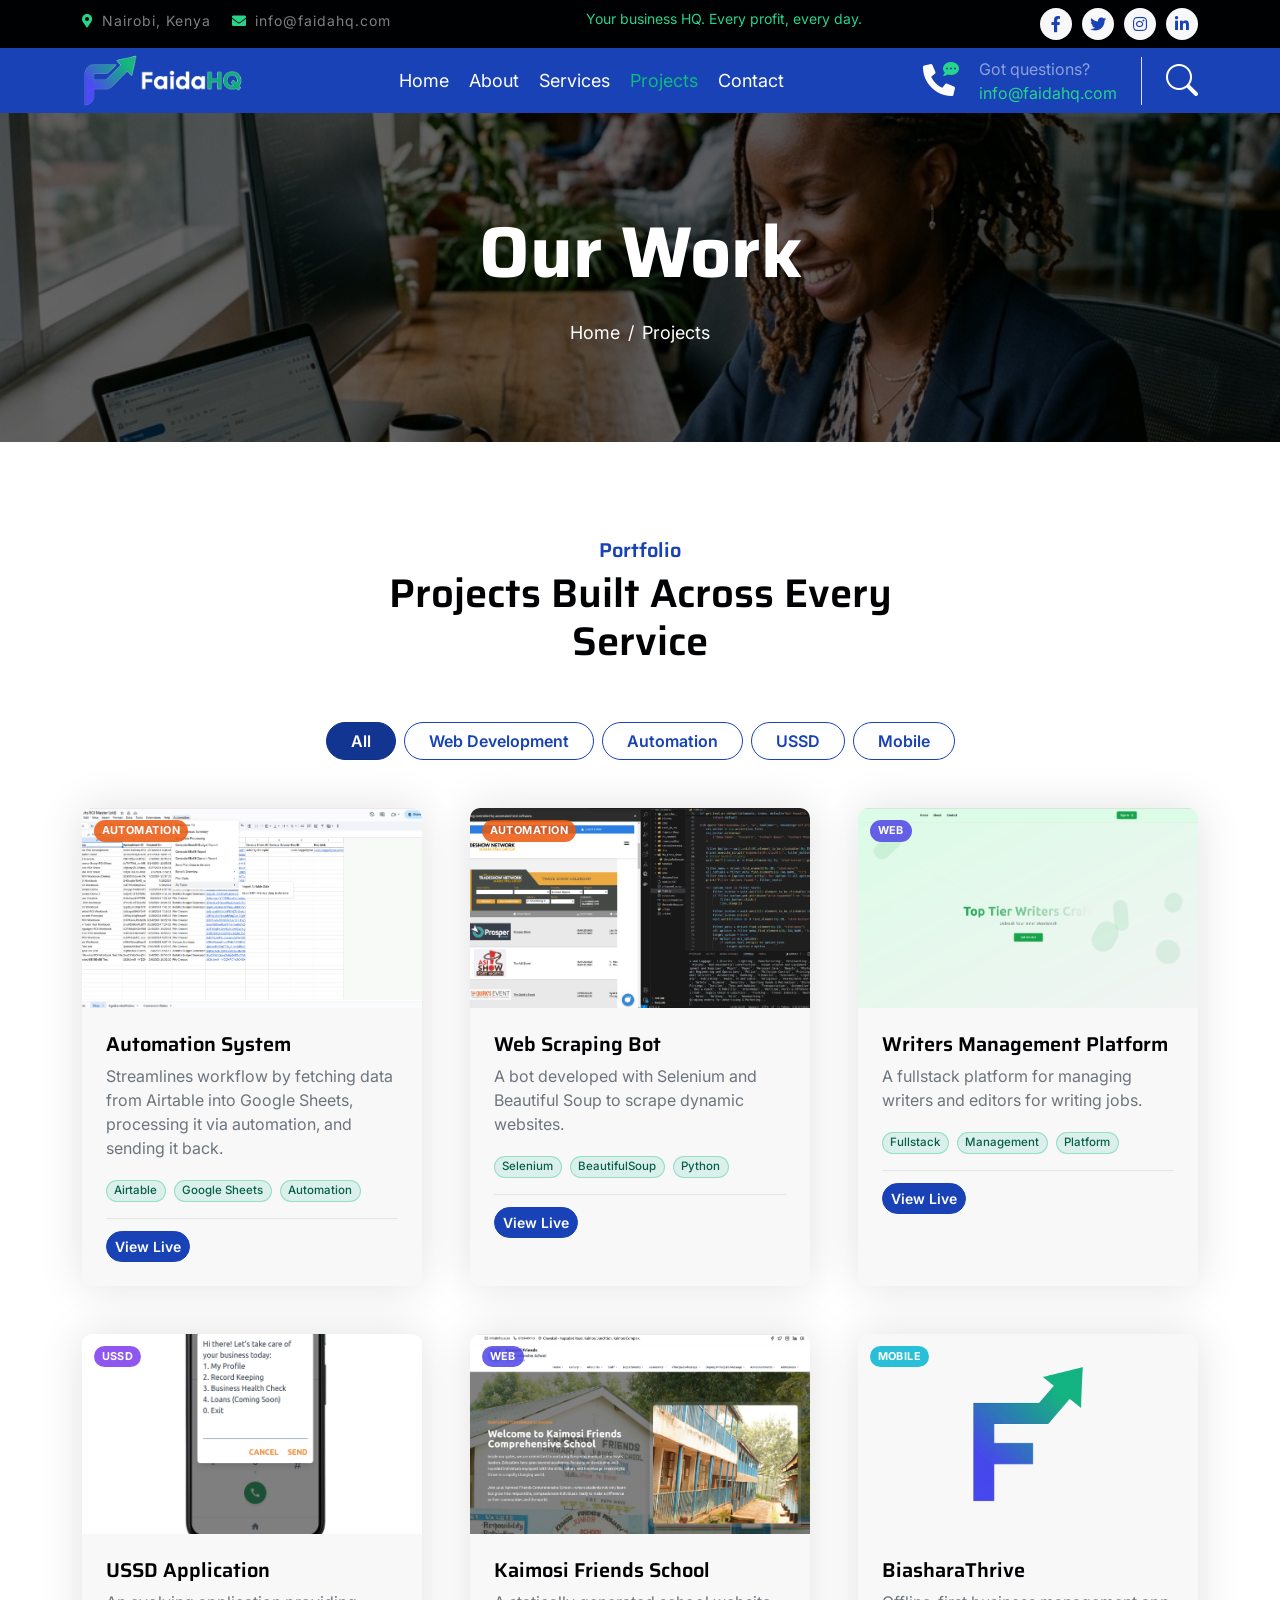
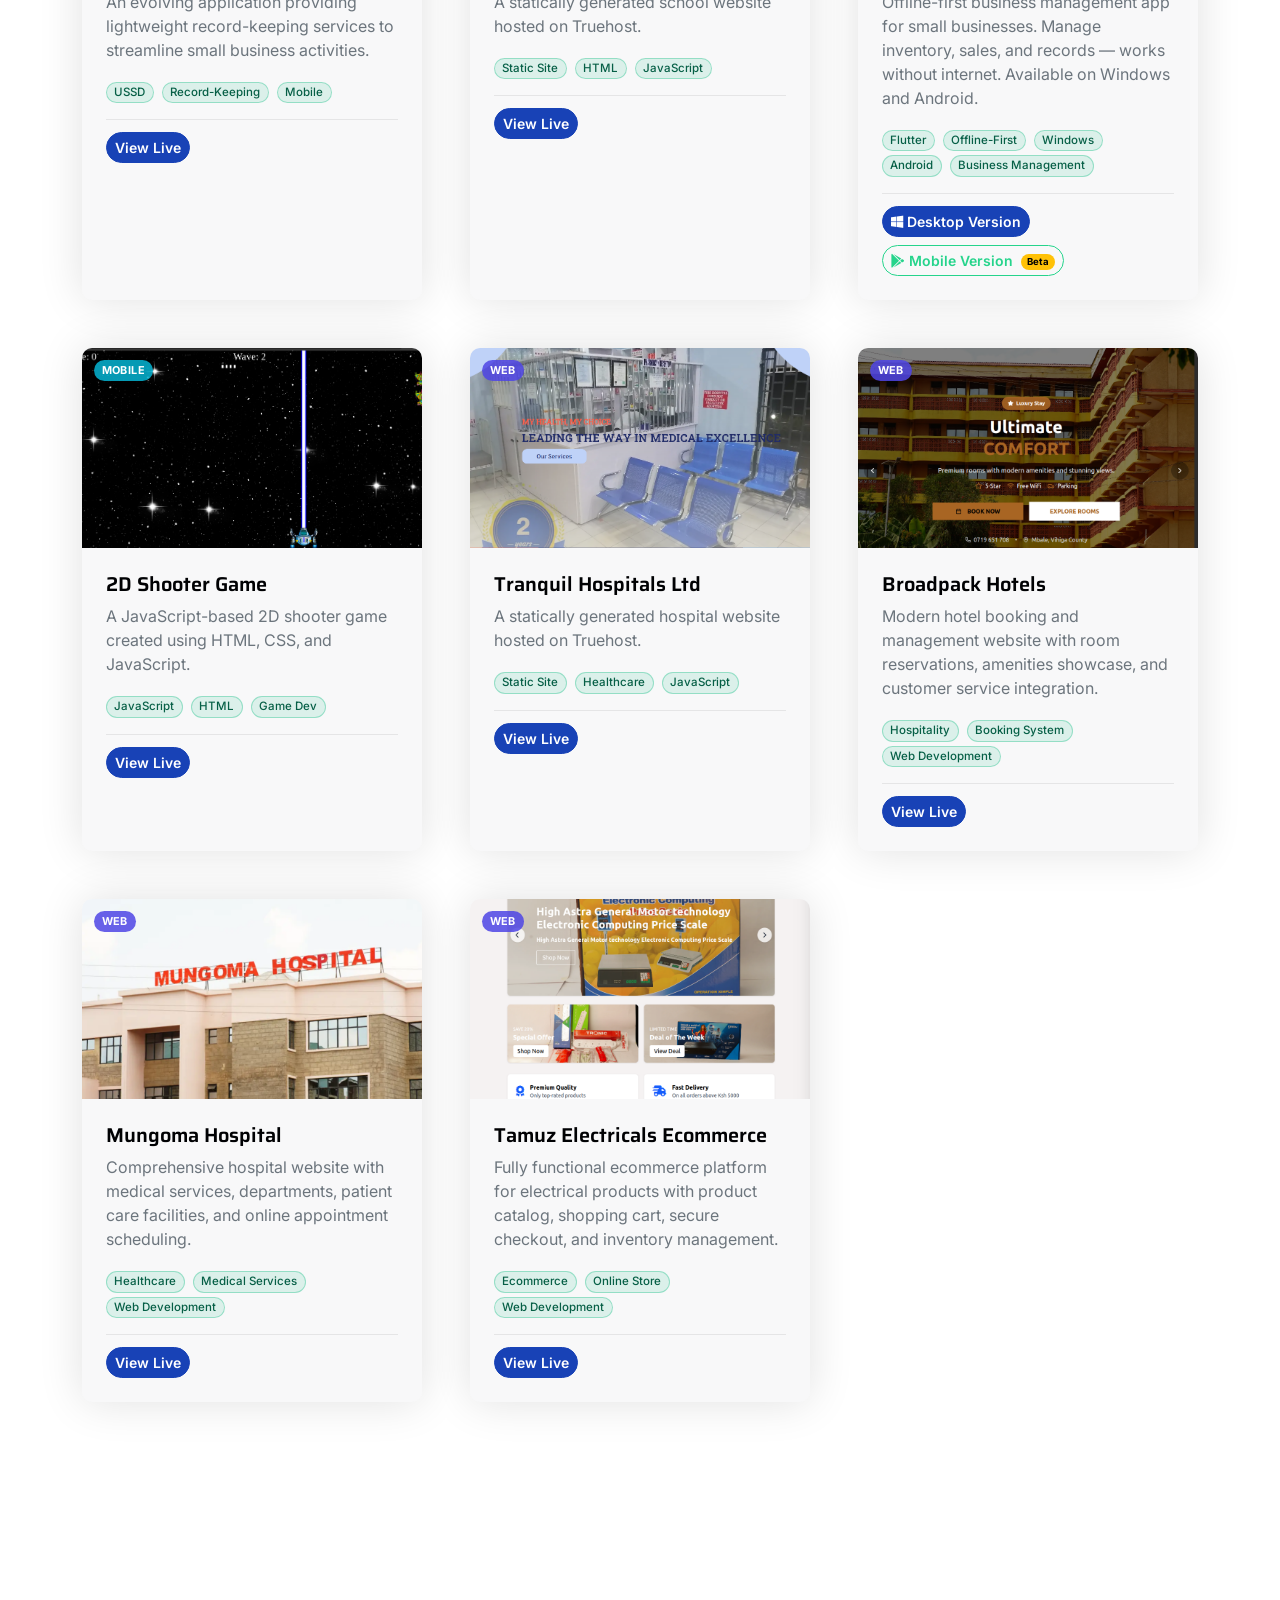
<file: projects/index.html>
<!doctype html>
<html lang="en">
   <head>
      <meta charset="utf-8" />
      <title>FaidaHQ - Our Projects</title>
      <meta content="width=device-width, initial-scale=1.0" name="viewport" />
      <meta
         content="web development projects, automation, USSD, AI integration, portfolio"
         name="keywords"
      />
      <meta
         content="Browse our portfolio of web development, automation, USSD, and mobile projects."
         name="description"
      />

      <!-- Google Web Fonts -->
      <link rel="preconnect" href="https://fonts.googleapis.com" />
      <link rel="preconnect" href="https://fonts.gstatic.com" crossorigin />
      <link
         href="https://fonts.googleapis.com/css2?family=Inter:wght@400;500;600&family=Saira:wght@500;600;700&display=swap"
         rel="stylesheet"
      />

      <!-- Icon Font Stylesheet -->
      <link
         href="https://cdnjs.cloudflare.com/ajax/libs/font-awesome/5.10.0/css/all.min.css"
         rel="stylesheet"
      />
      <link
         href="https://cdn.jsdelivr.net/npm/bootstrap-icons@1.4.1/font/bootstrap-icons.css"
         rel="stylesheet"
      />

      <!-- Libraries Stylesheet -->
      <link href="/lib/animate/animate.min.css" rel="stylesheet" />

      <!-- Customized Bootstrap Stylesheet -->
      <link href="/css/bootstrap.min.css" rel="stylesheet" />

      <!-- Template Stylesheet -->
      <link href="/css/style.css" rel="stylesheet" />
         <!-- Favicon -->
      <link rel=icon href=/favicon.ico type=image/x-icon />
      <link rel=apple-touch-icon href=/img/apple-touch-icon.png />
</head>

   <body>
      <!-- Spinner Start -->
      <div
         id="spinner"
         class="show position-fixed translate-middle w-100 vh-100 top-50 start-50 d-flex align-items-center justify-content-center"
      >
         <div class="spinner-grow text-primary" role="status"></div>
      </div>
      <!-- Spinner End -->

      <faidahq-navbar active="projects"></faidahq-navbar>
      <!-- Page Header Start -->
      <div class="container-fluid page-header py-5">
         <div class="container text-center py-5">
            <h1 class="display-2 text-white mb-4 animated slideInDown">
               Our Work
            </h1>
            <nav aria-label="breadcrumb animated slideInDown">
               <ol class="breadcrumb justify-content-center mb-0">
                  <li class="breadcrumb-item"><a href="/">Home</a></li>
                  <li class="breadcrumb-item" aria-current="page">Projects</li>
               </ol>
            </nav>
         </div>
      </div>
      <!-- Page Header End -->

      <!-- Projects Start -->
      <div class="container-fluid py-5 my-5">
         <div class="container">
            <div
               class="text-center mx-auto pb-5 wow fadeIn"
               data-wow-delay=".3s"
               style="max-width: 600px"
            >
               <h5 class="text-primary">Portfolio</h5>
               <h1>Projects Built Across Every Service</h1>
            </div>

            <!-- Filter Buttons -->
            <div
               class="d-flex flex-wrap justify-content-center gap-2 mb-5 wow fadeIn"
               data-wow-delay=".3s"
            >
               <button
                  class="btn btn-primary rounded-pill px-4 filter-btn active"
                  data-filter="all"
               >
                  All
               </button>
               <button
                  class="btn btn-outline-primary rounded-pill px-4 filter-btn"
                  data-filter="web-development"
               >
                  Web Development
               </button>
               <button
                  class="btn btn-outline-primary rounded-pill px-4 filter-btn"
                  data-filter="automation"
               >
                  Automation
               </button>
               <button
                  class="btn btn-outline-primary rounded-pill px-4 filter-btn"
                  data-filter="ussd"
               >
                  USSD
               </button>
               <button
                  class="btn btn-outline-primary rounded-pill px-4 filter-btn"
                  data-filter="mobile"
               >
                  Mobile
               </button>
            </div>

            <!-- Project Cards -->
            <div class="row g-5" id="projects-grid">
               <!-- Automation System -->
               <div
                  class="col-12 col-md-6 col-lg-4 project-card wow fadeIn"
                  data-wow-delay=".3s"
                  data-category="automation"
               >
                  <div class="services-item bg-light h-100">
                     <span class="card-category-tag cat-automation">Automation</span>
                     <img
                        src="/img/automation-system.png"
                        alt="Automation System"
                        class="w-100 rounded-top"
                        style="height: 200px; object-fit: cover"
                     />
                     <div class="p-4">
                        <h5 class="mb-2">Automation System</h5>
                        <p class="text-muted mb-3">
                           Streamlines workflow by fetching data from Airtable
                           into Google Sheets, processing it via automation, and
                           sending it back.
                        </p>
                        <div class="mb-3">
                           <span class="badge bg-secondary me-1">Airtable</span>
                           <span class="badge bg-secondary me-1"
                              >Google Sheets</span
                           >
                           <span class="badge bg-secondary me-1"
                              >Automation</span
                           >
                        </div>
                        <div class="d-flex gap-2 flex-wrap card-actions">
                           <a
                              href="https://mayodi.help"
                              target="_blank"
                              class="btn btn-primary btn-sm rounded-pill"
                              >View Live</a
                           >
                        </div>
                     </div>
                  </div>
               </div>

               <!-- Web Scraping Bot -->
               <div
                  class="col-12 col-md-6 col-lg-4 project-card wow fadeIn"
                  data-wow-delay=".5s"
                  data-category="automation"
               >
                  <div class="services-item bg-light h-100">
                     <span class="card-category-tag cat-automation">Automation</span>
                     <img
                        src="/img/web-scraping-bot.png"
                        alt="Web Scraping Bot"
                        class="w-100 rounded-top"
                        style="height: 200px; object-fit: cover"
                     />
                     <div class="p-4">
                        <h5 class="mb-2">Web Scraping Bot</h5>
                        <p class="text-muted mb-3">
                           A bot developed with Selenium and Beautiful Soup to
                           scrape dynamic websites.
                        </p>
                        <div class="mb-3">
                           <span class="badge bg-secondary me-1">Selenium</span>
                           <span class="badge bg-secondary me-1"
                              >BeautifulSoup</span
                           >
                           <span class="badge bg-secondary me-1">Python</span>
                        </div>
                        <div class="d-flex gap-2 flex-wrap card-actions">
                           <a
                              href="https://mayodi.help"
                              target="_blank"
                              class="btn btn-primary btn-sm rounded-pill"
                              >View Live</a
                           >
                        </div>
                     </div>
                  </div>
               </div>

               <!-- Writers Management Platform -->
               <div
                  class="col-12 col-md-6 col-lg-4 project-card wow fadeIn"
                  data-wow-delay=".7s"
                  data-category="web-development"
               >
                  <div class="services-item bg-light h-100">
                     <span class="card-category-tag cat-web">Web</span>
                     <img
                        src="/img/writers-management-platform.png"
                        alt="Writers Management Platform"
                        class="w-100 rounded-top"
                        style="height: 200px; object-fit: cover"
                     />
                     <div class="p-4">
                        <h5 class="mb-2">Writers Management Platform</h5>
                        <p class="text-muted mb-3">
                           A fullstack platform for managing writers and editors
                           for writing jobs.
                        </p>
                        <div class="mb-3">
                           <span class="badge bg-secondary me-1"
                              >Fullstack</span
                           >
                           <span class="badge bg-secondary me-1"
                              >Management</span
                           >
                           <span class="badge bg-secondary me-1">Platform</span>
                        </div>
                        <div class="d-flex gap-2 flex-wrap card-actions">
                           <a
                              href="https://mayodi.help"
                              target="_blank"
                              class="btn btn-primary btn-sm rounded-pill"
                              >View Live</a
                           >
                        </div>
                     </div>
                  </div>
               </div>

               <!-- USSD Application -->
               <div
                  class="col-12 col-md-6 col-lg-4 project-card wow fadeIn"
                  data-wow-delay=".3s"
                  data-category="ussd"
               >
                  <div class="services-item bg-light h-100">
                     <span class="card-category-tag cat-ussd">USSD</span>
                     <img
                        src="/img/ussd-application.png"
                        alt="USSD Application"
                        class="w-100 rounded-top"
                        style="height: 200px; object-fit: cover"
                     />
                     <div class="p-4">
                        <h5 class="mb-2">USSD Application</h5>
                        <p class="text-muted mb-3">
                           An evolving application providing lightweight
                           record-keeping services to streamline small business
                           activities.
                        </p>
                        <div class="mb-3">
                           <span class="badge bg-secondary me-1">USSD</span>
                           <span class="badge bg-secondary me-1"
                              >Record-Keeping</span
                           >
                           <span class="badge bg-secondary me-1">Mobile</span>
                        </div>
                        <div class="d-flex gap-2 flex-wrap card-actions">
                           <a
                              href="https://mayodi.help"
                              target="_blank"
                              class="btn btn-primary btn-sm rounded-pill"
                              >View Live</a
                           >
                        </div>
                     </div>
                  </div>
               </div>

               <!-- Kaimosi Friends School -->
               <div
                  class="col-12 col-md-6 col-lg-4 project-card wow fadeIn"
                  data-wow-delay=".5s"
                  data-category="web-development"
               >
                  <div class="services-item bg-light h-100">
                     <span class="card-category-tag cat-web">Web</span>
                     <img
                        src="/img/kfsc-website.png"
                        alt="Kaimosi Friends School Website"
                        class="w-100 rounded-top"
                        style="height: 200px; object-fit: cover"
                     />
                     <div class="p-4">
                        <h5 class="mb-2">Kaimosi Friends School</h5>
                        <p class="text-muted mb-3">
                           A statically generated school website hosted on
                           Truehost.
                        </p>
                        <div class="mb-3">
                           <span class="badge bg-secondary me-1"
                              >Static Site</span
                           >
                           <span class="badge bg-secondary me-1">HTML</span>
                           <span class="badge bg-secondary me-1"
                              >JavaScript</span
                           >
                        </div>
                        <div class="d-flex gap-2 flex-wrap card-actions">
                           <a
                              href="https://kfcs.sc.ke"
                              target="_blank"
                              class="btn btn-primary btn-sm rounded-pill"
                              >View Live</a
                           >
                        </div>
                     </div>
                  </div>
               </div>

               <!-- BiasharaThrive -->
               <div
                  class="col-12 col-md-6 col-lg-4 project-card wow fadeIn"
                  data-wow-delay=".5s"
                  data-category="mobile"
               >
                  <div class="services-item bg-light h-100">
                     <span class="card-category-tag cat-mobile">Mobile</span>
                     <div
                        class="d-flex align-items-center justify-content-center bg-light rounded-top"
                        style="height: 200px; padding: 28px"
                     >
                        <img
                           src="/img/biasharathrive-icon.png"
                           alt="BiasharaThrive"
                           class="img-fluid"
                           style="
                              max-height: 144px;
                              max-width: 144px;
                              object-fit: contain;
                           "
                        />
                     </div>
                     <div class="p-4">
                        <h5 class="mb-2">BiasharaThrive</h5>
                        <p class="text-muted mb-3">
                           Offline-first business management app for small
                           businesses. Manage inventory, sales, and records —
                           works without internet. Available on Windows and
                           Android.
                        </p>
                        <div class="mb-3">
                           <span class="badge bg-secondary me-1">Flutter</span>
                           <span class="badge bg-secondary me-1"
                              >Offline-First</span
                           >
                           <span class="badge bg-secondary me-1">Windows</span>
                           <span class="badge bg-secondary me-1">Android</span>
                           <span class="badge bg-secondary me-1"
                              >Business Management</span
                           >
                        </div>
                        <div class="d-flex gap-2 flex-wrap card-actions">
                           <a
                              href="https://apps.microsoft.com/store/detail/9NLFLW2FP3JR?cid=DevShareMCLPCB"
                              target="_blank"
                              class="btn btn-primary btn-sm rounded-pill"
                           >
                              <i class="fab fa-windows me-1"></i>Desktop Version
                           </a>
                           <a
                              href="https://play.google.com/apps/internaltest/4701414508854568246"
                              target="_blank"
                              class="btn btn-outline-secondary btn-sm rounded-pill"
                           >
                              <i class="fab fa-google-play me-1"></i>Mobile
                              Version
                              <span
                                 class="badge bg-warning text-dark ms-1"
                                 style="font-size: 0.6rem"
                                 >Beta</span
                              >
                           </a>
                        </div>
                     </div>
                  </div>
               </div>

               <!-- 2D Shooter Game -->
               <div
                  class="col-12 col-md-6 col-lg-4 project-card wow fadeIn"
                  data-wow-delay=".7s"
                  data-category="mobile"
               >
                  <div class="services-item bg-light h-100">
                     <span class="card-category-tag cat-mobile">Mobile</span>
                     <img
                        src="/img/2d-shooter-game.png"
                        alt="2D Shooter Game"
                        class="w-100 rounded-top"
                        style="height: 200px; object-fit: cover"
                     />
                     <div class="p-4">
                        <h5 class="mb-2">2D Shooter Game</h5>
                        <p class="text-muted mb-3">
                           A JavaScript-based 2D shooter game created using
                           HTML, CSS, and JavaScript.
                        </p>
                        <div class="mb-3">
                           <span class="badge bg-secondary me-1"
                              >JavaScript</span
                           >
                           <span class="badge bg-secondary me-1">HTML</span>
                           <span class="badge bg-secondary me-1">Game Dev</span>
                        </div>
                        <div class="d-flex gap-2 flex-wrap card-actions">
                           <a
                              href="https://mayodi.help"
                              target="_blank"
                              class="btn btn-primary btn-sm rounded-pill"
                              >View Live</a
                           >
                        </div>
                     </div>
                  </div>
               </div>

               <!-- Tranquil Hospitals -->
               <div
                  class="col-12 col-md-6 col-lg-4 project-card wow fadeIn"
                  data-wow-delay=".3s"
                  data-category="web-development"
               >
                  <div class="services-item bg-light h-100">
                     <span class="card-category-tag cat-web">Web</span>
                     <img
                        src="/img/tranquil-website.png"
                        alt="Tranquil Hospitals Ltd"
                        class="w-100 rounded-top"
                        style="height: 200px; object-fit: cover"
                     />
                     <div class="p-4">
                        <h5 class="mb-2">Tranquil Hospitals Ltd</h5>
                        <p class="text-muted mb-3">
                           A statically generated hospital website hosted on
                           Truehost.
                        </p>
                        <div class="mb-3">
                           <span class="badge bg-secondary me-1"
                              >Static Site</span
                           >
                           <span class="badge bg-secondary me-1"
                              >Healthcare</span
                           >
                           <span class="badge bg-secondary me-1"
                              >JavaScript</span
                           >
                        </div>
                        <div class="d-flex gap-2 flex-wrap card-actions">
                           <a
                              href="https://thetranquilhospitalsltd.co.ke"
                              target="_blank"
                              class="btn btn-primary btn-sm rounded-pill"
                              >View Live</a
                           >
                        </div>
                     </div>
                  </div>
               </div>

               <!-- Broadpack Hotels -->
               <div
                  class="col-12 col-md-6 col-lg-4 project-card wow fadeIn"
                  data-wow-delay=".5s"
                  data-category="web-development"
               >
                  <div class="services-item bg-light h-100">
                     <span class="card-category-tag cat-web">Web</span>
                     <img
                        src="/img/broadpack.png"
                        alt="Broadpack Hotels"
                        class="w-100 rounded-top"
                        style="height: 200px; object-fit: cover"
                     />
                     <div class="p-4">
                        <h5 class="mb-2">Broadpack Hotels</h5>
                        <p class="text-muted mb-3">
                           Modern hotel booking and management website with room
                           reservations, amenities showcase, and customer
                           service integration.
                        </p>
                        <div class="mb-3">
                           <span class="badge bg-secondary me-1"
                              >Hospitality</span
                           >
                           <span class="badge bg-secondary me-1"
                              >Booking System</span
                           >
                           <span class="badge bg-secondary me-1"
                              >Web Development</span
                           >
                        </div>
                        <div class="d-flex gap-2 flex-wrap card-actions">
                           <a
                              href="https://broadparkhotels.co.ke"
                              target="_blank"
                              class="btn btn-primary btn-sm rounded-pill"
                              >View Live</a
                           >
                        </div>
                     </div>
                  </div>
               </div>

               <!-- Mungoma Hospital -->
               <div
                  class="col-12 col-md-6 col-lg-4 project-card wow fadeIn"
                  data-wow-delay=".7s"
                  data-category="web-development"
               >
                  <div class="services-item bg-light h-100">
                     <span class="card-category-tag cat-web">Web</span>
                     <img
                        src="/img/mungoma.png"
                        alt="Mungoma Hospital"
                        class="w-100 rounded-top"
                        style="height: 200px; object-fit: cover"
                     />
                     <div class="p-4">
                        <h5 class="mb-2">Mungoma Hospital</h5>
                        <p class="text-muted mb-3">
                           Comprehensive hospital website with medical services,
                           departments, patient care facilities, and online
                           appointment scheduling.
                        </p>
                        <div class="mb-3">
                           <span class="badge bg-secondary me-1"
                              >Healthcare</span
                           >
                           <span class="badge bg-secondary me-1"
                              >Medical Services</span
                           >
                           <span class="badge bg-secondary me-1"
                              >Web Development</span
                           >
                        </div>
                        <div class="d-flex gap-2 flex-wrap card-actions">
                           <a
                              href="https://mungomahospitals.co.ke"
                              target="_blank"
                              class="btn btn-primary btn-sm rounded-pill"
                              >View Live</a
                           >
                        </div>
                     </div>
                  </div>
               </div>

               <!-- Tamuz Electricals -->
               <div
                  class="col-12 col-md-6 col-lg-4 project-card wow fadeIn"
                  data-wow-delay=".3s"
                  data-category="web-development"
               >
                  <div class="services-item bg-light h-100">
                     <span class="card-category-tag cat-web">Web</span>
                     <img
                        src="/img/tamuz.png"
                        alt="Tamuz Electricals Ecommerce"
                        class="w-100 rounded-top"
                        style="height: 200px; object-fit: cover"
                     />
                     <div class="p-4">
                        <h5 class="mb-2">Tamuz Electricals Ecommerce</h5>
                        <p class="text-muted mb-3">
                           Fully functional ecommerce platform for electrical
                           products with product catalog, shopping cart, secure
                           checkout, and inventory management.
                        </p>
                        <div class="mb-3">
                           <span class="badge bg-secondary me-1"
                              >Ecommerce</span
                           >
                           <span class="badge bg-secondary me-1"
                              >Online Store</span
                           >
                           <span class="badge bg-secondary me-1"
                              >Web Development</span
                           >
                        </div>
                        <div class="d-flex gap-2 flex-wrap card-actions">
                           <a
                              href="https://tamuzelectricals.co.ke"
                              target="_blank"
                              class="btn btn-primary btn-sm rounded-pill"
                              >View Live</a
                           >
                        </div>
                     </div>
                  </div>
               </div>
            </div>
            <!-- /Project Cards -->
         </div>
      </div>
      <!-- Projects End -->

      <faidahq-footer></faidahq-footer>
      <!-- Back to Top -->
      <a
         href="#"
         class="btn btn-secondary btn-square rounded-circle back-to-top"
         ><i class="fa fa-arrow-up text-white"></i
      ></a>

      <!-- JavaScript Libraries -->
      <script src="https://ajax.googleapis.com/ajax/libs/jquery/3.6.4/jquery.min.js"></script>
      <script src="https://cdn.jsdelivr.net/npm/bootstrap@5.0.0/dist/js/bootstrap.bundle.min.js"></script>
      <script src="/lib/wow/wow.min.js"></script>
      <script src="/lib/easing/easing.min.js"></script>
      <script src="/lib/waypoints/waypoints.min.js"></script>

      <!-- Template Javascript -->
      <!-- Web Components -->
      <script src="/js/components.js"></script>
      <script src="/js/main.js"></script>

      <!-- Project Filter -->
      <script>
         document.querySelectorAll('.filter-btn').forEach(function (btn) {
            btn.addEventListener('click', function () {
               var filter = this.getAttribute('data-filter');

               // Update active button
               document.querySelectorAll('.filter-btn').forEach(function (b) {
                  b.classList.remove('active', 'btn-primary');
                  b.classList.add('btn-outline-primary');
               });
               this.classList.add('active', 'btn-primary');
               this.classList.remove('btn-outline-primary');

               // Show/hide cards
               document
                  .querySelectorAll('.project-card')
                  .forEach(function (card) {
                     if (
                        filter === 'all' ||
                        card.getAttribute('data-category') === filter
                     ) {
                        card.style.display = '';
                     } else {
                        card.style.display = 'none';
                     }
                  });
            });
         });
      </script>
   </body>
</html>
</file>
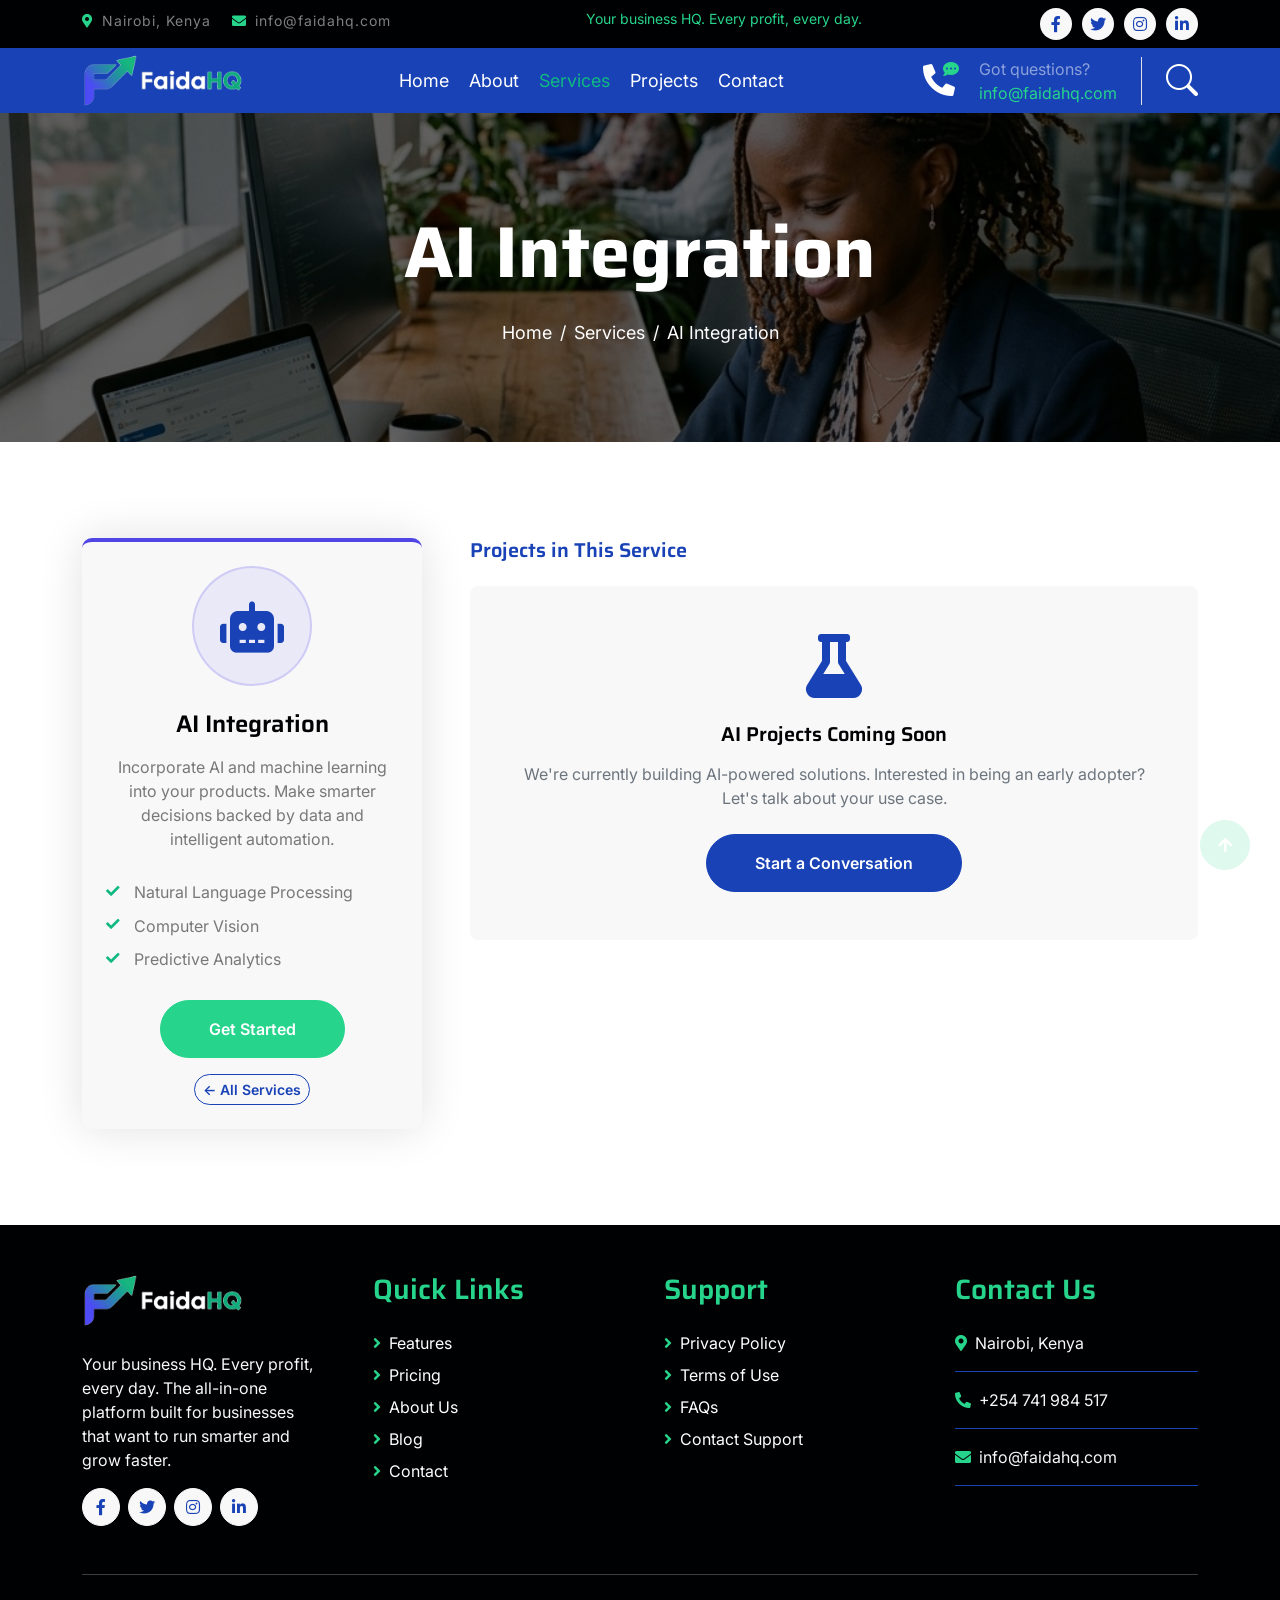
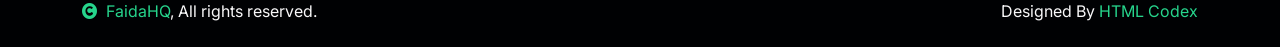
<file: service-ai-integration/index.html>
<!doctype html>
<html lang="en">
   <head>
      <meta charset="utf-8" />
      <title>AI Integration - FaidaHQ Services</title>
      <meta content="width=device-width, initial-scale=1.0" name="viewport" />
      <meta content="AI integration, machine learning, NLP, computer vision, predictive analytics" name="keywords" />
      <meta content="Incorporate AI and machine learning into your products." name="description" />
      <link rel="preconnect" href="https://fonts.googleapis.com" />
      <link rel="preconnect" href="https://fonts.gstatic.com" crossorigin />
      <link href="https://fonts.googleapis.com/css2?family=Inter:wght@400;500;600&family=Saira:wght@500;600;700&display=swap" rel="stylesheet" />
      <link href="https://cdnjs.cloudflare.com/ajax/libs/font-awesome/5.10.0/css/all.min.css" rel="stylesheet" />
      <link href="https://cdn.jsdelivr.net/npm/bootstrap-icons@1.4.1/font/bootstrap-icons.css" rel="stylesheet" />
      <link href="/lib/animate/animate.min.css" rel="stylesheet" />
      <link href="/css/bootstrap.min.css" rel="stylesheet" />
      <link href="/css/style.css" rel="stylesheet" />
         <!-- Favicon -->
      <link rel=icon href=/favicon.ico type=image/x-icon />
      <link rel=apple-touch-icon href=/img/apple-touch-icon.png />
</head>
   <body>
      <div id="spinner" class="show position-fixed translate-middle w-100 vh-100 top-50 start-50 d-flex align-items-center justify-content-center">
         <div class="spinner-grow text-primary" role="status"></div>
      </div>
      
      <faidahq-navbar active="services"></faidahq-navbar>
      <div class="container-fluid page-header py-5">
         <div class="container text-center py-5">
            <h1 class="display-2 text-white mb-4 animated slideInDown">AI Integration</h1>
            <nav aria-label="breadcrumb animated slideInDown">
               <ol class="breadcrumb justify-content-center mb-0">
                  <li class="breadcrumb-item"><a href="/">Home</a></li>
                  <li class="breadcrumb-item"><a href="/service/">Services</a></li>
                  <li class="breadcrumb-item" aria-current="page">AI Integration</li>
               </ol>
            </nav>
         </div>
      </div>

      <div class="container-fluid py-5 my-5">
         <div class="container">
            <div class="row g-5 align-items-start">
               <div class="col-lg-4 wow fadeIn" data-wow-delay=".3s">
                  <div class="services-item bg-light h-100 service-sidebar-card">
                     <div class="p-4 text-center">
                        <div class="service-info-icon">
                           <div class="service-icon-circle">
                              <i class="fas fa-robot fa-7x text-primary"></i>
                           </div>
                           <h4 class="mb-3">AI Integration</h4>
                           <p class="mb-4">Incorporate AI and machine learning into your products. Make smarter decisions backed by data and intelligent automation.</p>
                           <ul class="service-feature-list text-start mb-4">
                              <li>Natural Language Processing</li>
                              <li>Computer Vision</li>
                              <li>Predictive Analytics</li>
                           </ul>
                           <a href="/contact/" class="btn btn-secondary text-white px-5 py-3 rounded-pill mb-3">Get Started</a>
                           <br>
                           <a href="/service/" class="btn btn-outline-primary btn-sm rounded-pill">&larr; All Services</a>
                        </div>
                     </div>
                  </div>
               </div>
               <div class="col-lg-8 wow fadeIn" data-wow-delay=".5s">
                  <h5 class="text-primary mb-4">Projects in This Service</h5>
                  <div class="row g-4">
                     <div class="col-12">
                        <div class="bg-light rounded p-5 text-center">
                           <i class="fas fa-flask fa-4x text-primary mb-4"></i>
                           <h5 class="mb-3">AI Projects Coming Soon</h5>
                           <p class="text-muted mb-4">We're currently building AI-powered solutions. Interested in being an early adopter? Let's talk about your use case.</p>
                           <a href="/contact/" class="btn btn-primary rounded-pill px-5 py-3">Start a Conversation</a>
                        </div>
                     </div>
                  </div>
               </div>
            </div>
         </div>
      </div>

      
      <faidahq-footer></faidahq-footer>
      <a href="#" class="btn btn-secondary btn-square rounded-circle back-to-top"><i class="fa fa-arrow-up text-white"></i></a>
      <script src="https://ajax.googleapis.com/ajax/libs/jquery/3.6.4/jquery.min.js"></script>
      <script src="https://cdn.jsdelivr.net/npm/bootstrap@5.0.0/dist/js/bootstrap.bundle.min.js"></script>
      <script src="/lib/wow/wow.min.js"></script>
      <script src="/lib/easing/easing.min.js"></script>
      <script src="/lib/waypoints/waypoints.min.js"></script>
            <!-- Web Components -->
      <script src="/js/components.js"></script>
      <script src="/js/main.js"></script>
   </body>
</html>
</file>
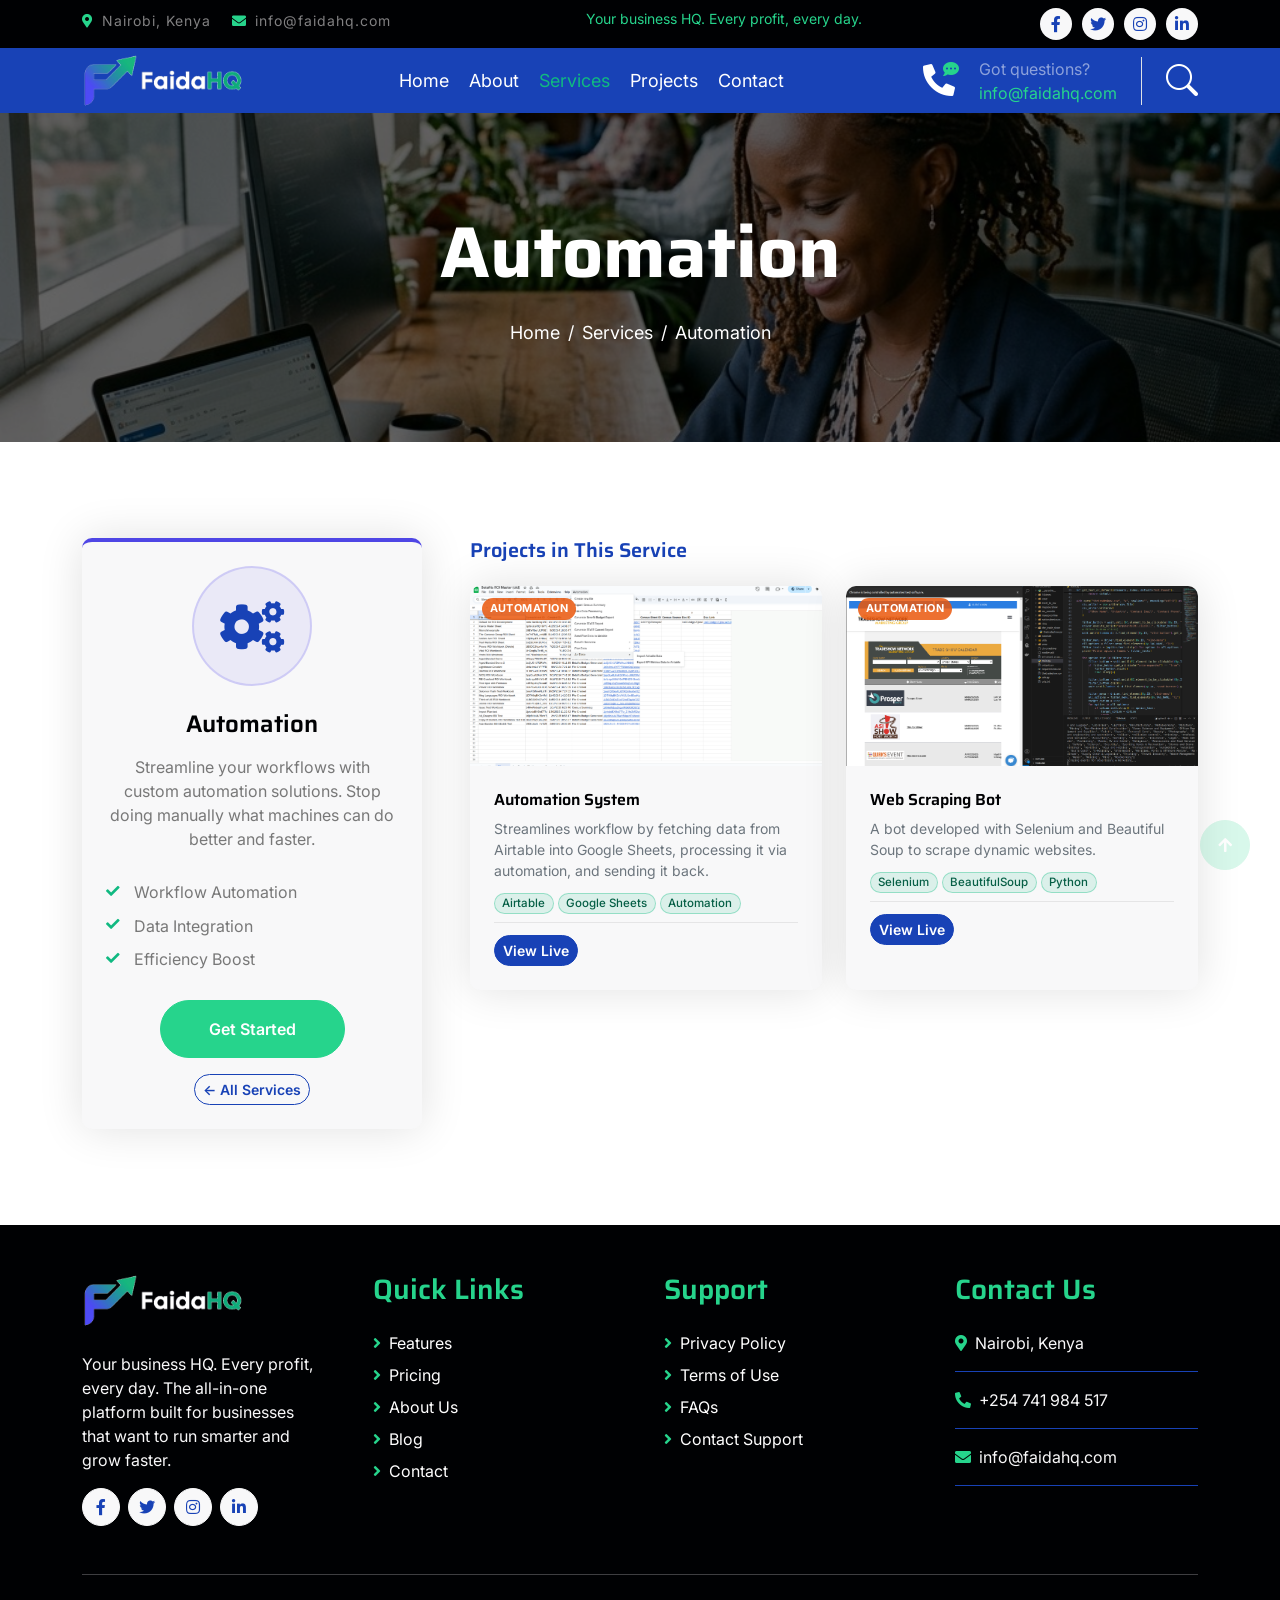
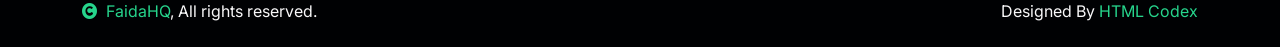
<file: service-automation/index.html>
<!doctype html>
<html lang="en">
   <head>
      <meta charset="utf-8" />
      <title>Automation - FaidaHQ Services</title>
      <meta content="width=device-width, initial-scale=1.0" name="viewport" />
      <meta content="workflow automation, data integration, efficiency, Python, Airtable" name="keywords" />
      <meta content="Streamline your workflows with custom automation solutions." name="description" />
      <link rel="preconnect" href="https://fonts.googleapis.com" />
      <link rel="preconnect" href="https://fonts.gstatic.com" crossorigin />
      <link href="https://fonts.googleapis.com/css2?family=Inter:wght@400;500;600&family=Saira:wght@500;600;700&display=swap" rel="stylesheet" />
      <link href="https://cdnjs.cloudflare.com/ajax/libs/font-awesome/5.10.0/css/all.min.css" rel="stylesheet" />
      <link href="https://cdn.jsdelivr.net/npm/bootstrap-icons@1.4.1/font/bootstrap-icons.css" rel="stylesheet" />
      <link href="/lib/animate/animate.min.css" rel="stylesheet" />
      <link href="/css/bootstrap.min.css" rel="stylesheet" />
      <link href="/css/style.css" rel="stylesheet" />
         <!-- Favicon -->
      <link rel=icon href=/favicon.ico type=image/x-icon />
      <link rel=apple-touch-icon href=/img/apple-touch-icon.png />
</head>
   <body>
      <div id="spinner" class="show position-fixed translate-middle w-100 vh-100 top-50 start-50 d-flex align-items-center justify-content-center">
         <div class="spinner-grow text-primary" role="status"></div>
      </div>

      <faidahq-navbar active="services"></faidahq-navbar>
      <div class="container-fluid page-header py-5">
         <div class="container text-center py-5">
            <h1 class="display-2 text-white mb-4 animated slideInDown">Automation</h1>
            <nav aria-label="breadcrumb animated slideInDown">
               <ol class="breadcrumb justify-content-center mb-0">
                  <li class="breadcrumb-item"><a href="/">Home</a></li>
                  <li class="breadcrumb-item"><a href="/service/">Services</a></li>
                  <li class="breadcrumb-item" aria-current="page">Automation</li>
               </ol>
            </nav>
         </div>
      </div>

      <div class="container-fluid py-5 my-5">
         <div class="container">
            <div class="row g-5 align-items-start">
               <div class="col-lg-4 wow fadeIn" data-wow-delay=".3s">
                  <div class="services-item bg-light h-100 service-sidebar-card">
                     <div class="p-4 text-center">
                        <div class="service-info-icon">
                           <div class="service-icon-circle">
                              <i class="fas fa-cogs fa-7x text-primary"></i>
                           </div>
                           <h4 class="mb-3">Automation</h4>
                           <p class="mb-4">Streamline your workflows with custom automation solutions. Stop doing manually what machines can do better and faster.</p>
                           <ul class="service-feature-list text-start mb-4">
                              <li>Workflow Automation</li>
                              <li>Data Integration</li>
                              <li>Efficiency Boost</li>
                           </ul>
                           <a href="/contact/" class="btn btn-secondary text-white px-5 py-3 rounded-pill mb-3">Get Started</a>
                           <br>
                           <a href="/service/" class="btn btn-outline-primary btn-sm rounded-pill">&larr; All Services</a>
                        </div>
                     </div>
                  </div>
               </div>
               <div class="col-lg-8 wow fadeIn" data-wow-delay=".5s">
                  <h5 class="text-primary mb-4">Projects in This Service</h5>
                  <div class="row g-4">
                     <div class="col-12 col-md-6 project-card">
                        <div class="services-item bg-light h-100">
                           <span class="card-category-tag cat-automation">Automation</span>
                           <img src="/img/automation-system.png" alt="Automation System" class="w-100 rounded-top" style="height: 180px; object-fit: cover" />
                           <div class="p-4">
                              <h6 class="mb-2">Automation System</h6>
                              <p class="text-muted small mb-2">Streamlines workflow by fetching data from Airtable into Google Sheets, processing it via automation, and sending it back.</p>
                              <div class="mb-2"><span class="badge bg-secondary me-1">Airtable</span><span class="badge bg-secondary me-1">Google Sheets</span><span class="badge bg-secondary me-1">Automation</span></div>
                              <div class="card-actions">
                                 <a href="https://mayodi.help" target="_blank" class="btn btn-primary btn-sm rounded-pill">View Live</a>
                              </div>
                           </div>
                        </div>
                     </div>
                     <div class="col-12 col-md-6 project-card">
                        <div class="services-item bg-light h-100">
                           <span class="card-category-tag cat-automation">Automation</span>
                           <img src="/img/web-scraping-bot.png" alt="Web Scraping Bot" class="w-100 rounded-top" style="height: 180px; object-fit: cover" />
                           <div class="p-4">
                              <h6 class="mb-2">Web Scraping Bot</h6>
                              <p class="text-muted small mb-2">A bot developed with Selenium and Beautiful Soup to scrape dynamic websites.</p>
                              <div class="mb-2"><span class="badge bg-secondary me-1">Selenium</span><span class="badge bg-secondary me-1">BeautifulSoup</span><span class="badge bg-secondary me-1">Python</span></div>
                              <div class="card-actions">
                                 <a href="https://mayodi.help" target="_blank" class="btn btn-primary btn-sm rounded-pill">View Live</a>
                              </div>
                           </div>
                        </div>
                     </div>
                  </div>
               </div>
            </div>
         </div>
      </div>


      <faidahq-footer></faidahq-footer>
      <a href="#" class="btn btn-secondary btn-square rounded-circle back-to-top"><i class="fa fa-arrow-up text-white"></i></a>
      <script src="https://ajax.googleapis.com/ajax/libs/jquery/3.6.4/jquery.min.js"></script>
      <script src="https://cdn.jsdelivr.net/npm/bootstrap@5.0.0/dist/js/bootstrap.bundle.min.js"></script>
      <script src="/lib/wow/wow.min.js"></script>
      <script src="/lib/easing/easing.min.js"></script>
      <script src="/lib/waypoints/waypoints.min.js"></script>
            <!-- Web Components -->
      <script src="/js/components.js"></script>
      <script src="/js/main.js"></script>
   </body>
</html>
</file>
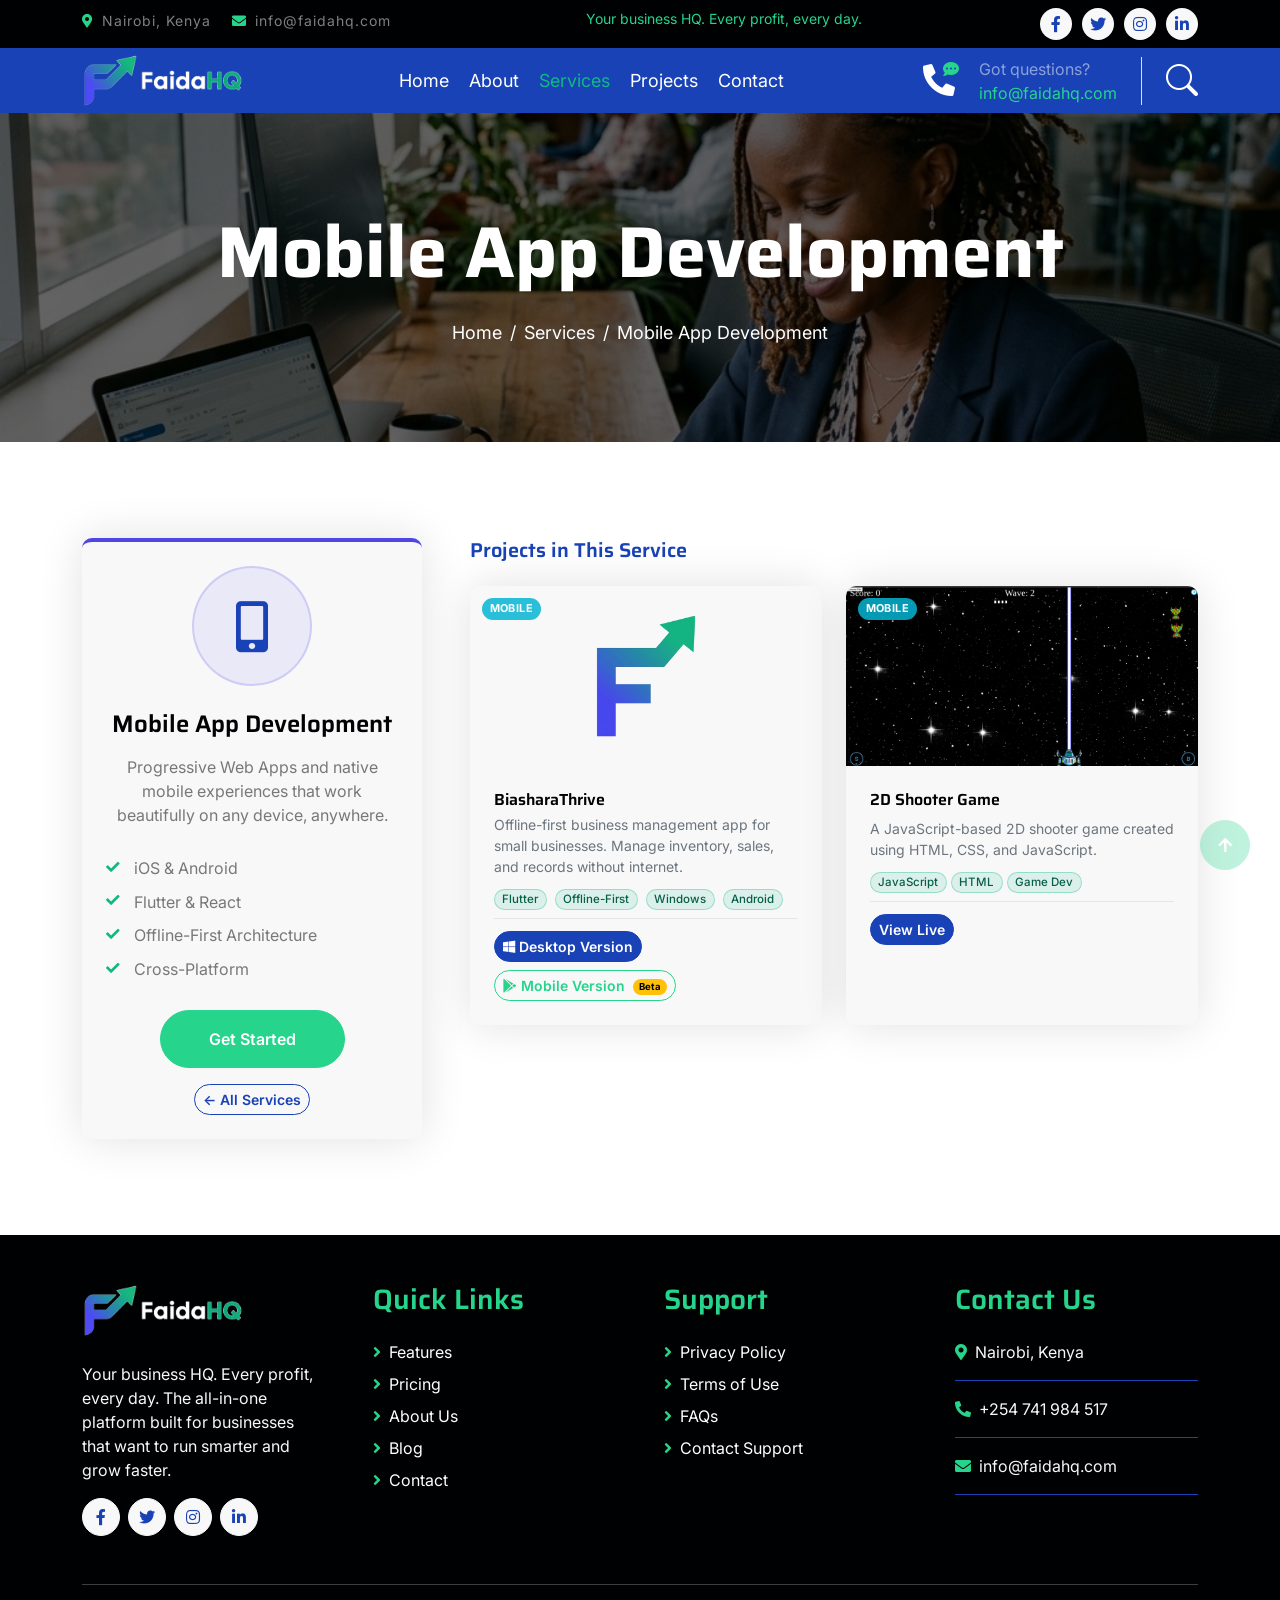
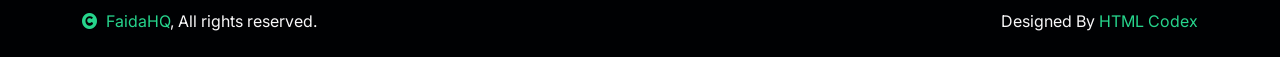
<file: service-mobile/index.html>
<!doctype html>
<html lang="en">
   <head>
      <meta charset="utf-8" />
      <title>Mobile App Development - FaidaHQ Services</title>
      <meta content="width=device-width, initial-scale=1.0" name="viewport" />
      <meta content="mobile app development, Flutter, iOS, Android, PWA, React Native" name="keywords" />
      <meta content="Progressive Web Apps and native mobile experiences that work beautifully on any device." name="description" />
      <link rel="preconnect" href="https://fonts.googleapis.com" />
      <link rel="preconnect" href="https://fonts.gstatic.com" crossorigin />
      <link href="https://fonts.googleapis.com/css2?family=Inter:wght@400;500;600&family=Saira:wght@500;600;700&display=swap" rel="stylesheet" />
      <link href="https://cdnjs.cloudflare.com/ajax/libs/font-awesome/5.10.0/css/all.min.css" rel="stylesheet" />
      <link href="https://cdn.jsdelivr.net/npm/bootstrap-icons@1.4.1/font/bootstrap-icons.css" rel="stylesheet" />
      <link href="/lib/animate/animate.min.css" rel="stylesheet" />
      <link href="/css/bootstrap.min.css" rel="stylesheet" />
      <link href="/css/style.css" rel="stylesheet" />
         <!-- Favicon -->
      <link rel=icon href=/favicon.ico type=image/x-icon />
      <link rel=apple-touch-icon href=/img/apple-touch-icon.png />
</head>
   <body>
      <div id="spinner" class="show position-fixed translate-middle w-100 vh-100 top-50 start-50 d-flex align-items-center justify-content-center">
         <div class="spinner-grow text-primary" role="status"></div>
      </div>

      <faidahq-navbar active="services"></faidahq-navbar>
      <div class="container-fluid page-header py-5">
         <div class="container text-center py-5">
            <h1 class="display-2 text-white mb-4 animated slideInDown">Mobile App Development</h1>
            <nav aria-label="breadcrumb animated slideInDown">
               <ol class="breadcrumb justify-content-center mb-0">
                  <li class="breadcrumb-item"><a href="/">Home</a></li>
                  <li class="breadcrumb-item"><a href="/service/">Services</a></li>
                  <li class="breadcrumb-item" aria-current="page">Mobile App Development</li>
               </ol>
            </nav>
         </div>
      </div>

      <div class="container-fluid py-5 my-5">
         <div class="container">
            <div class="row g-5 align-items-start">
               <div class="col-lg-4 wow fadeIn" data-wow-delay=".3s">
                  <div class="services-item bg-light h-100 service-sidebar-card">
                     <div class="p-4 text-center">
                        <div class="service-info-icon">
                           <div class="service-icon-circle">
                              <i class="fas fa-mobile-alt fa-7x text-primary"></i>
                           </div>
                           <h4 class="mb-3">Mobile App Development</h4>
                           <p class="mb-4">Progressive Web Apps and native mobile experiences that work beautifully on any device, anywhere.</p>
                           <ul class="service-feature-list text-start mb-4">
                              <li>iOS &amp; Android</li>
                              <li>Flutter &amp; React</li>
                              <li>Offline-First Architecture</li>
                              <li>Cross-Platform</li>
                           </ul>
                           <a href="/contact/" class="btn btn-secondary text-white px-5 py-3 rounded-pill mb-3">Get Started</a>
                           <br>
                           <a href="/service/" class="btn btn-outline-primary btn-sm rounded-pill">&larr; All Services</a>
                        </div>
                     </div>
                  </div>
               </div>
               <div class="col-lg-8 wow fadeIn" data-wow-delay=".5s">
                  <h5 class="text-primary mb-4">Projects in This Service</h5>
                  <div class="row g-4">

                     <!-- BiasharaThrive -->
                     <div class="col-12 col-md-6 project-card">
                        <div class="services-item bg-light h-100">
                           <span class="card-category-tag cat-mobile">Mobile</span>
                           <div class="d-flex align-items-center justify-content-center bg-light rounded-top" style="height: 180px; padding: 24px">
                              <img src="/img/biasharathrive-icon.png" alt="BiasharaThrive" class="img-fluid" style="max-height: 130px; max-width: 130px; object-fit: contain" />
                           </div>
                           <div class="p-4">
                              <h6 class="mb-1">BiasharaThrive</h6>
                              <p class="text-muted small mb-2">Offline-first business management app for small businesses. Manage inventory, sales, and records without internet.</p>
                              <div class="mb-2">
                                 <span class="badge bg-secondary me-1">Flutter</span>
                                 <span class="badge bg-secondary me-1">Offline-First</span>
                                 <span class="badge bg-secondary me-1">Windows</span>
                                 <span class="badge bg-secondary me-1">Android</span>
                              </div>
                              <div class="d-flex gap-2 flex-wrap card-actions">
                                 <a href="https://apps.microsoft.com/store/detail/9NLFLW2FP3JR?cid=DevShareMCLPCB" target="_blank" class="btn btn-primary btn-sm rounded-pill">
                                    <i class="fab fa-windows me-1"></i>Desktop Version
                                 </a>
                                 <a href="https://play.google.com/apps/internaltest/4701414508854568246" target="_blank" class="btn btn-outline-secondary btn-sm rounded-pill">
                                    <i class="fab fa-google-play me-1"></i>Mobile Version <span class="badge bg-warning text-dark ms-1" style="font-size: 0.6rem">Beta</span>
                                 </a>
                              </div>
                           </div>
                        </div>
                     </div>

                     <!-- 2D Shooter Game -->
                     <div class="col-12 col-md-6 project-card">
                        <div class="services-item bg-light h-100">
                           <span class="card-category-tag cat-mobile">Mobile</span>
                           <img src="/img/2d-shooter-game.png" alt="2D Shooter Game" class="w-100 rounded-top" style="height: 180px; object-fit: cover" />
                           <div class="p-4">
                              <h6 class="mb-2">2D Shooter Game</h6>
                              <p class="text-muted small mb-2">A JavaScript-based 2D shooter game created using HTML, CSS, and JavaScript.</p>
                              <div class="mb-2"><span class="badge bg-secondary me-1">JavaScript</span><span class="badge bg-secondary me-1">HTML</span><span class="badge bg-secondary me-1">Game Dev</span></div>
                              <div class="card-actions">
                                 <a href="https://mayodi.help" target="_blank" class="btn btn-primary btn-sm rounded-pill">View Live</a>
                              </div>
                           </div>
                        </div>
                     </div>

                  </div>
               </div>
            </div>
         </div>
      </div>


      <faidahq-footer></faidahq-footer>
      <a href="#" class="btn btn-secondary btn-square rounded-circle back-to-top"><i class="fa fa-arrow-up text-white"></i></a>
      <script src="https://ajax.googleapis.com/ajax/libs/jquery/3.6.4/jquery.min.js"></script>
      <script src="https://cdn.jsdelivr.net/npm/bootstrap@5.0.0/dist/js/bootstrap.bundle.min.js"></script>
      <script src="/lib/wow/wow.min.js"></script>
      <script src="/lib/easing/easing.min.js"></script>
      <script src="/lib/waypoints/waypoints.min.js"></script>
            <!-- Web Components -->
      <script src="/js/components.js"></script>
      <script src="/js/main.js"></script>
   </body>
</html>
</file>
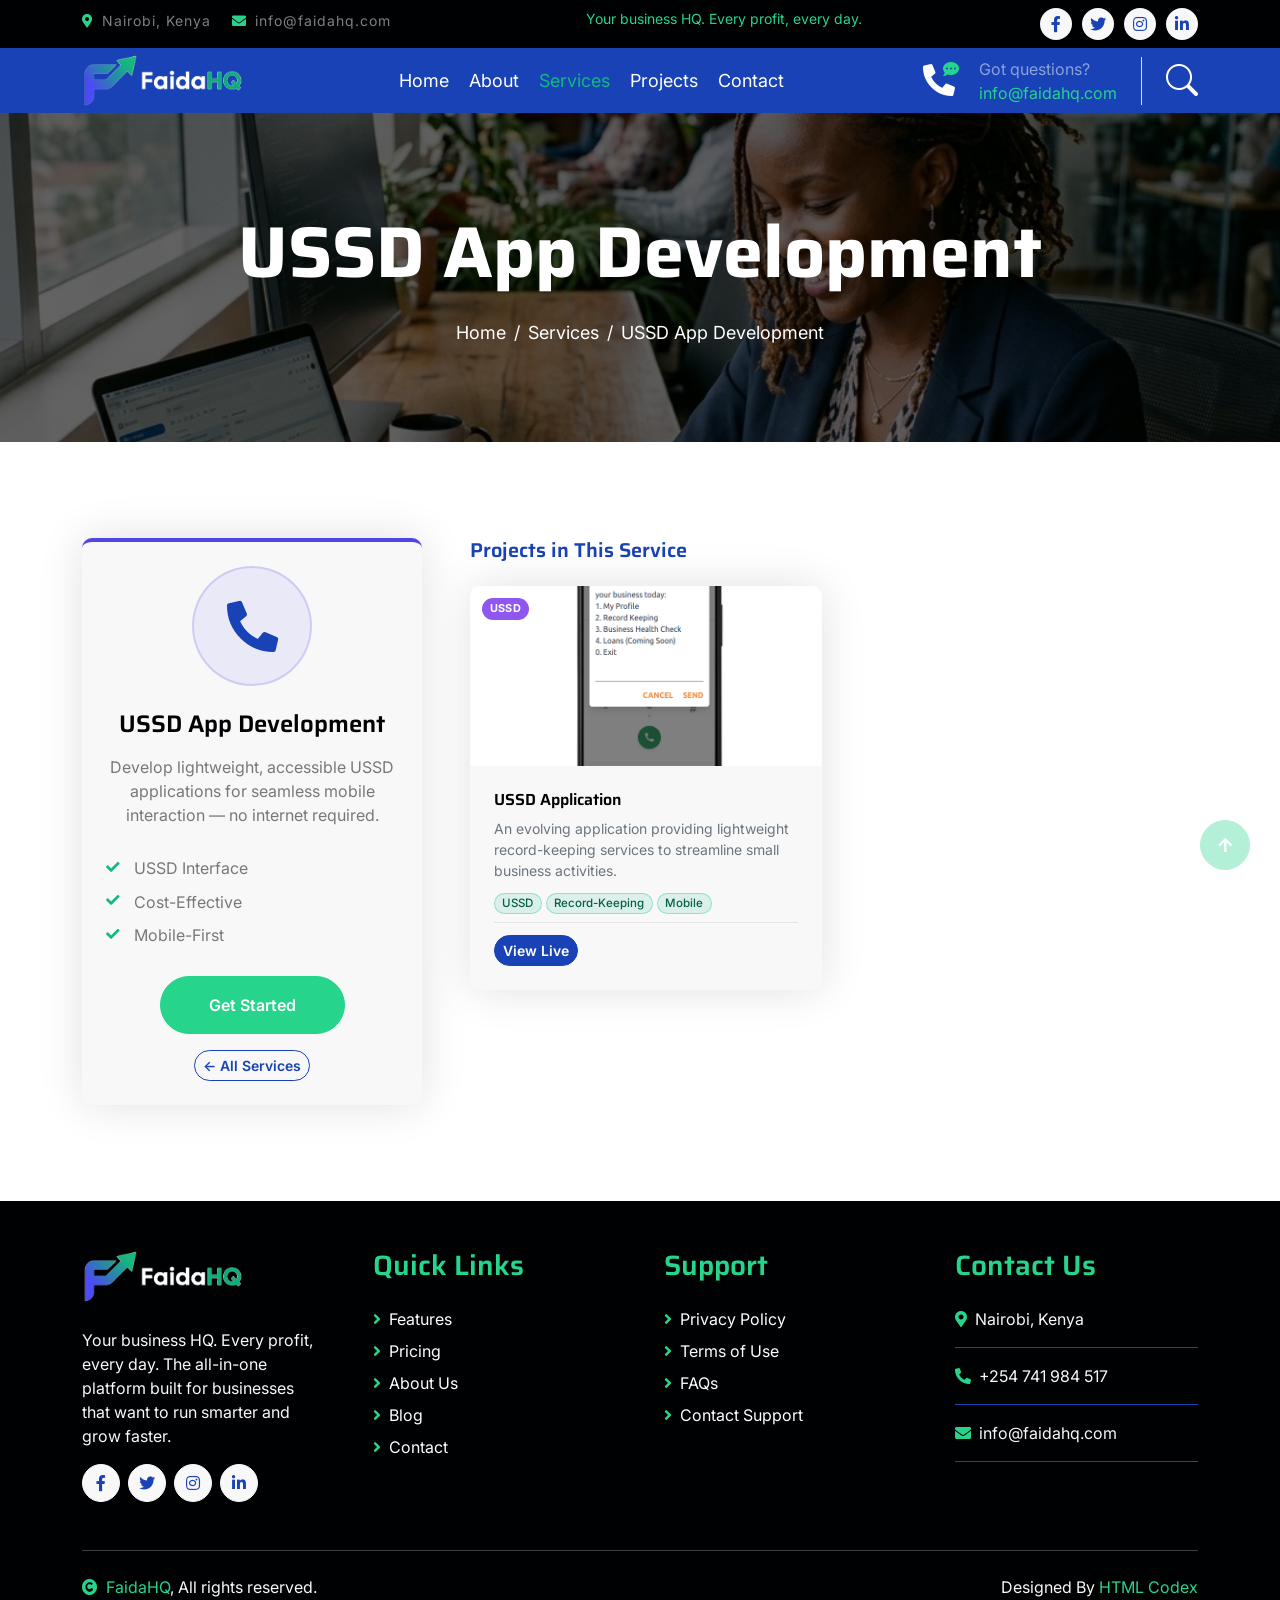
<file: service-ussd/index.html>
<!doctype html>
<html lang="en">
   <head>
      <meta charset="utf-8" />
      <title>USSD App Development - FaidaHQ Services</title>
      <meta content="width=device-width, initial-scale=1.0" name="viewport" />
      <meta content="USSD app development, mobile-first, offline, record-keeping" name="keywords" />
      <meta content="Develop lightweight, accessible USSD applications for seamless mobile interaction." name="description" />
      <link rel="preconnect" href="https://fonts.googleapis.com" />
      <link rel="preconnect" href="https://fonts.gstatic.com" crossorigin />
      <link href="https://fonts.googleapis.com/css2?family=Inter:wght@400;500;600&family=Saira:wght@500;600;700&display=swap" rel="stylesheet" />
      <link href="https://cdnjs.cloudflare.com/ajax/libs/font-awesome/5.10.0/css/all.min.css" rel="stylesheet" />
      <link href="https://cdn.jsdelivr.net/npm/bootstrap-icons@1.4.1/font/bootstrap-icons.css" rel="stylesheet" />
      <link href="/lib/animate/animate.min.css" rel="stylesheet" />
      <link href="/css/bootstrap.min.css" rel="stylesheet" />
      <link href="/css/style.css" rel="stylesheet" />
         <!-- Favicon -->
      <link rel=icon href=/favicon.ico type=image/x-icon />
      <link rel=apple-touch-icon href=/img/apple-touch-icon.png />
</head>
   <body>
      <div id="spinner" class="show position-fixed translate-middle w-100 vh-100 top-50 start-50 d-flex align-items-center justify-content-center">
         <div class="spinner-grow text-primary" role="status"></div>
      </div>

      <faidahq-navbar active="services"></faidahq-navbar>
      <div class="container-fluid page-header py-5">
         <div class="container text-center py-5">
            <h1 class="display-2 text-white mb-4 animated slideInDown">USSD App Development</h1>
            <nav aria-label="breadcrumb animated slideInDown">
               <ol class="breadcrumb justify-content-center mb-0">
                  <li class="breadcrumb-item"><a href="/">Home</a></li>
                  <li class="breadcrumb-item"><a href="/service/">Services</a></li>
                  <li class="breadcrumb-item" aria-current="page">USSD App Development</li>
               </ol>
            </nav>
         </div>
      </div>

      <div class="container-fluid py-5 my-5">
         <div class="container">
            <div class="row g-5 align-items-start">
               <div class="col-lg-4 wow fadeIn" data-wow-delay=".3s">
                  <div class="services-item bg-light h-100 service-sidebar-card">
                     <div class="p-4 text-center">
                        <div class="service-info-icon">
                           <div class="service-icon-circle">
                              <i class="fas fa-phone-alt fa-7x text-primary"></i>
                           </div>
                           <h4 class="mb-3">USSD App Development</h4>
                           <p class="mb-4">Develop lightweight, accessible USSD applications for seamless mobile interaction — no internet required.</p>
                           <ul class="service-feature-list text-start mb-4">
                              <li>USSD Interface</li>
                              <li>Cost-Effective</li>
                              <li>Mobile-First</li>
                           </ul>
                           <a href="/contact/" class="btn btn-secondary text-white px-5 py-3 rounded-pill mb-3">Get Started</a>
                           <br>
                           <a href="/service/" class="btn btn-outline-primary btn-sm rounded-pill">&larr; All Services</a>
                        </div>
                     </div>
                  </div>
               </div>
               <div class="col-lg-8 wow fadeIn" data-wow-delay=".5s">
                  <h5 class="text-primary mb-4">Projects in This Service</h5>
                  <div class="row g-4">
                     <div class="col-12 col-md-6 project-card">
                        <div class="services-item bg-light h-100">
                           <span class="card-category-tag cat-ussd">USSD</span>
                           <img src="/img/ussd-application.png" alt="USSD Application" class="w-100 rounded-top" style="height: 180px; object-fit: cover" />
                           <div class="p-4">
                              <h6 class="mb-2">USSD Application</h6>
                              <p class="text-muted small mb-2">An evolving application providing lightweight record-keeping services to streamline small business activities.</p>
                              <div class="mb-2"><span class="badge bg-secondary me-1">USSD</span><span class="badge bg-secondary me-1">Record-Keeping</span><span class="badge bg-secondary me-1">Mobile</span></div>
                              <div class="card-actions">
                                 <a href="https://mayodi.help" target="_blank" class="btn btn-primary btn-sm rounded-pill">View Live</a>
                              </div>
                           </div>
                        </div>
                     </div>
                  </div>
               </div>
            </div>
         </div>
      </div>


      <faidahq-footer></faidahq-footer>
      <a href="#" class="btn btn-secondary btn-square rounded-circle back-to-top"><i class="fa fa-arrow-up text-white"></i></a>
      <script src="https://ajax.googleapis.com/ajax/libs/jquery/3.6.4/jquery.min.js"></script>
      <script src="https://cdn.jsdelivr.net/npm/bootstrap@5.0.0/dist/js/bootstrap.bundle.min.js"></script>
      <script src="/lib/wow/wow.min.js"></script>
      <script src="/lib/easing/easing.min.js"></script>
      <script src="/lib/waypoints/waypoints.min.js"></script>
            <!-- Web Components -->
      <script src="/js/components.js"></script>
      <script src="/js/main.js"></script>
   </body>
</html>
</file>
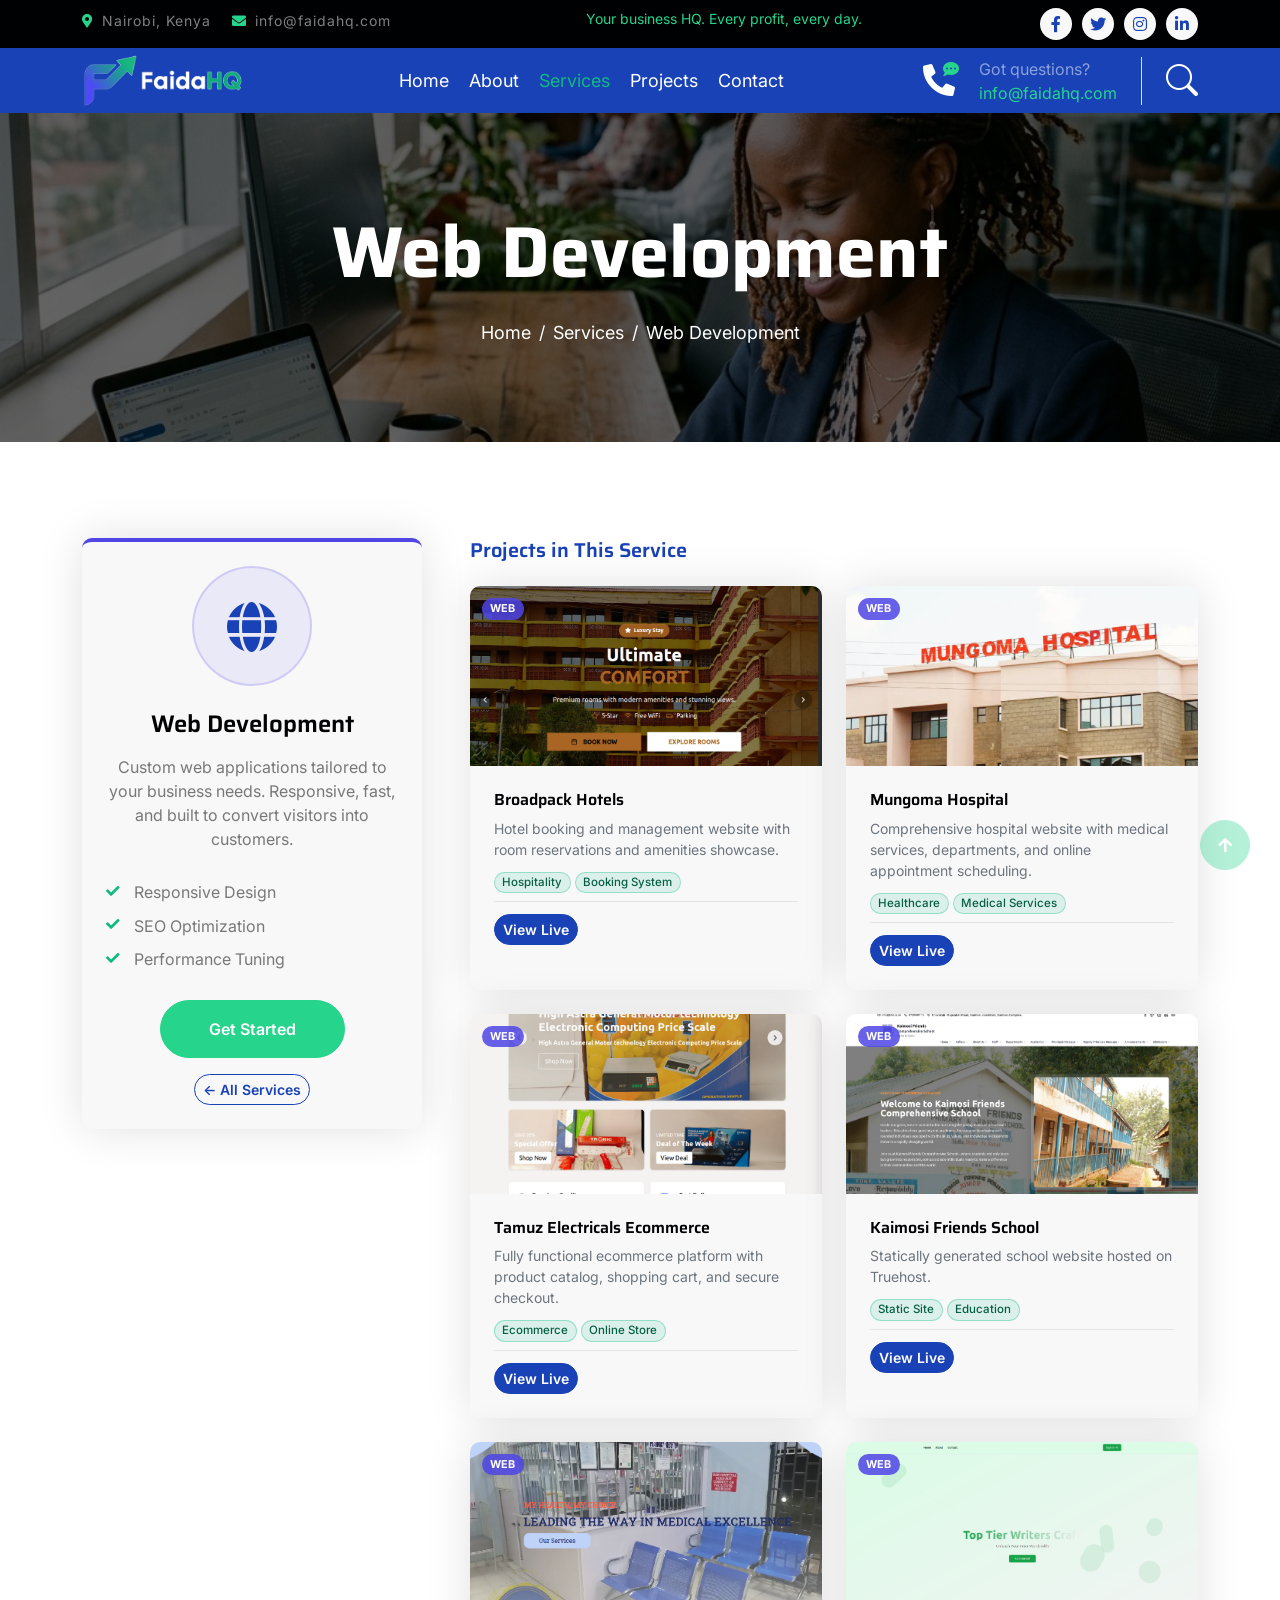
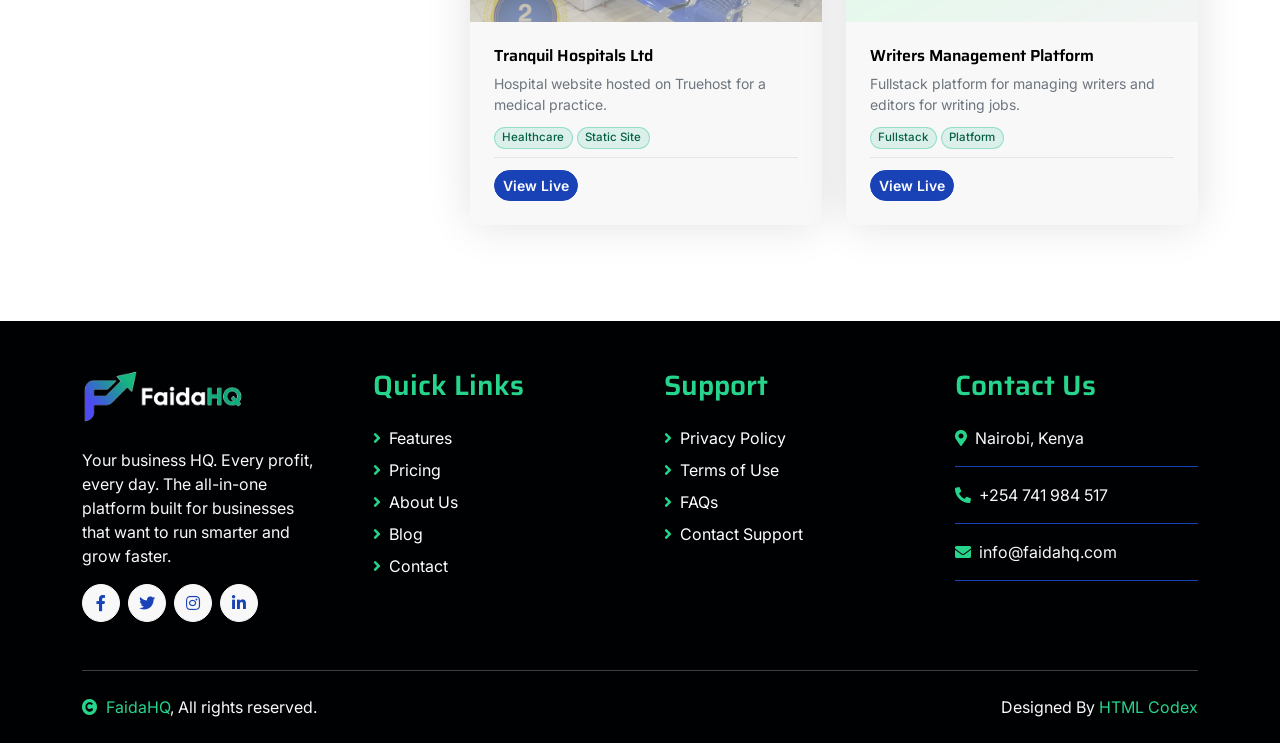
<file: service-web-development/index.html>
<!doctype html>
<html lang="en">
   <head>
      <meta charset="utf-8" />
      <title>Web Development - FaidaHQ Services</title>
      <meta content="width=device-width, initial-scale=1.0" name="viewport" />
      <meta content="web development, responsive design, SEO, performance tuning" name="keywords" />
      <meta content="Custom web applications tailored to your business needs." name="description" />
      <link rel="preconnect" href="https://fonts.googleapis.com" />
      <link rel="preconnect" href="https://fonts.gstatic.com" crossorigin />
      <link href="https://fonts.googleapis.com/css2?family=Inter:wght@400;500;600&family=Saira:wght@500;600;700&display=swap" rel="stylesheet" />
      <link href="https://cdnjs.cloudflare.com/ajax/libs/font-awesome/5.10.0/css/all.min.css" rel="stylesheet" />
      <link href="https://cdn.jsdelivr.net/npm/bootstrap-icons@1.4.1/font/bootstrap-icons.css" rel="stylesheet" />
      <link href="/lib/animate/animate.min.css" rel="stylesheet" />
      <link href="/css/bootstrap.min.css" rel="stylesheet" />
      <link href="/css/style.css" rel="stylesheet" />
         <!-- Favicon -->
      <link rel=icon href=/favicon.ico type=image/x-icon />
      <link rel=apple-touch-icon href=/img/apple-touch-icon.png />
</head>
   <body>
      <div id="spinner" class="show position-fixed translate-middle w-100 vh-100 top-50 start-50 d-flex align-items-center justify-content-center">
         <div class="spinner-grow text-primary" role="status"></div>
      </div>

      <faidahq-navbar active="services"></faidahq-navbar>
      <div class="container-fluid page-header py-5">
         <div class="container text-center py-5">
            <h1 class="display-2 text-white mb-4 animated slideInDown">Web Development</h1>
            <nav aria-label="breadcrumb animated slideInDown">
               <ol class="breadcrumb justify-content-center mb-0">
                  <li class="breadcrumb-item"><a href="/">Home</a></li>
                  <li class="breadcrumb-item"><a href="/service/">Services</a></li>
                  <li class="breadcrumb-item" aria-current="page">Web Development</li>
               </ol>
            </nav>
         </div>
      </div>

      <!-- Service Detail -->
      <div class="container-fluid py-5 my-5">
         <div class="container">
            <div class="row g-5 align-items-start">
               <div class="col-lg-4 wow fadeIn" data-wow-delay=".3s">
                  <div class="services-item bg-light h-100 service-sidebar-card">
                     <div class="p-4 text-center">
                        <div class="service-info-icon">
                           <div class="service-icon-circle">
                              <i class="fas fa-globe fa-7x text-primary"></i>
                           </div>
                           <h4 class="mb-3">Web Development</h4>
                           <p class="mb-4">Custom web applications tailored to your business needs. Responsive, fast, and built to convert visitors into customers.</p>
                           <ul class="service-feature-list text-start mb-4">
                              <li>Responsive Design</li>
                              <li>SEO Optimization</li>
                              <li>Performance Tuning</li>
                           </ul>
                           <a href="/contact/" class="btn btn-secondary text-white px-5 py-3 rounded-pill mb-3">Get Started</a>
                           <br>
                           <a href="/service/" class="btn btn-outline-primary btn-sm rounded-pill">&larr; All Services</a>
                        </div>
                     </div>
                  </div>
               </div>
               <div class="col-lg-8 wow fadeIn" data-wow-delay=".5s">
                  <h5 class="text-primary mb-4">Projects in This Service</h5>
                  <div class="row g-4">
                     <div class="col-12 col-md-6 project-card">
                        <div class="services-item bg-light h-100">
                           <span class="card-category-tag cat-web">Web</span>
                           <img src="/img/broadpack.png" alt="Broadpack Hotels" class="w-100 rounded-top" style="height: 180px; object-fit: cover" />
                           <div class="p-4">
                              <h6 class="mb-2">Broadpack Hotels</h6>
                              <p class="text-muted small mb-2">Hotel booking and management website with room reservations and amenities showcase.</p>
                              <div class="mb-2"><span class="badge bg-secondary me-1">Hospitality</span><span class="badge bg-secondary me-1">Booking System</span></div>
                              <div class="card-actions">
                                 <a href="https://broadparkhotels.co.ke" target="_blank" class="btn btn-primary btn-sm rounded-pill">View Live</a>
                              </div>
                           </div>
                        </div>
                     </div>
                     <div class="col-12 col-md-6 project-card">
                        <div class="services-item bg-light h-100">
                           <span class="card-category-tag cat-web">Web</span>
                           <img src="/img/mungoma.png" alt="Mungoma Hospital" class="w-100 rounded-top" style="height: 180px; object-fit: cover" />
                           <div class="p-4">
                              <h6 class="mb-2">Mungoma Hospital</h6>
                              <p class="text-muted small mb-2">Comprehensive hospital website with medical services, departments, and online appointment scheduling.</p>
                              <div class="mb-2"><span class="badge bg-secondary me-1">Healthcare</span><span class="badge bg-secondary me-1">Medical Services</span></div>
                              <div class="card-actions">
                                 <a href="https://mungomahospitals.co.ke" target="_blank" class="btn btn-primary btn-sm rounded-pill">View Live</a>
                              </div>
                           </div>
                        </div>
                     </div>
                     <div class="col-12 col-md-6 project-card">
                        <div class="services-item bg-light h-100">
                           <span class="card-category-tag cat-web">Web</span>
                           <img src="/img/tamuz.png" alt="Tamuz Electricals" class="w-100 rounded-top" style="height: 180px; object-fit: cover" />
                           <div class="p-4">
                              <h6 class="mb-2">Tamuz Electricals Ecommerce</h6>
                              <p class="text-muted small mb-2">Fully functional ecommerce platform with product catalog, shopping cart, and secure checkout.</p>
                              <div class="mb-2"><span class="badge bg-secondary me-1">Ecommerce</span><span class="badge bg-secondary me-1">Online Store</span></div>
                              <div class="card-actions">
                                 <a href="https://tamuzelectricals.co.ke" target="_blank" class="btn btn-primary btn-sm rounded-pill">View Live</a>
                              </div>
                           </div>
                        </div>
                     </div>
                     <div class="col-12 col-md-6 project-card">
                        <div class="services-item bg-light h-100">
                           <span class="card-category-tag cat-web">Web</span>
                           <img src="/img/kfsc-website.png" alt="Kaimosi Friends School" class="w-100 rounded-top" style="height: 180px; object-fit: cover" />
                           <div class="p-4">
                              <h6 class="mb-2">Kaimosi Friends School</h6>
                              <p class="text-muted small mb-2">Statically generated school website hosted on Truehost.</p>
                              <div class="mb-2"><span class="badge bg-secondary me-1">Static Site</span><span class="badge bg-secondary me-1">Education</span></div>
                              <div class="card-actions">
                                 <a href="https://kfcs.sc.ke" target="_blank" class="btn btn-primary btn-sm rounded-pill">View Live</a>
                              </div>
                           </div>
                        </div>
                     </div>
                     <div class="col-12 col-md-6 project-card">
                        <div class="services-item bg-light h-100">
                           <span class="card-category-tag cat-web">Web</span>
                           <img src="/img/tranquil-website.png" alt="Tranquil Hospitals" class="w-100 rounded-top" style="height: 180px; object-fit: cover" />
                           <div class="p-4">
                              <h6 class="mb-2">Tranquil Hospitals Ltd</h6>
                              <p class="text-muted small mb-2">Hospital website hosted on Truehost for a medical practice.</p>
                              <div class="mb-2"><span class="badge bg-secondary me-1">Healthcare</span><span class="badge bg-secondary me-1">Static Site</span></div>
                              <div class="card-actions">
                                 <a href="https://thetranquilhospitalsltd.co.ke" target="_blank" class="btn btn-primary btn-sm rounded-pill">View Live</a>
                              </div>
                           </div>
                        </div>
                     </div>
                     <div class="col-12 col-md-6 project-card">
                        <div class="services-item bg-light h-100">
                           <span class="card-category-tag cat-web">Web</span>
                           <img src="/img/writers-management-platform.png" alt="Writers Management Platform" class="w-100 rounded-top" style="height: 180px; object-fit: cover" />
                           <div class="p-4">
                              <h6 class="mb-2">Writers Management Platform</h6>
                              <p class="text-muted small mb-2">Fullstack platform for managing writers and editors for writing jobs.</p>
                              <div class="mb-2"><span class="badge bg-secondary me-1">Fullstack</span><span class="badge bg-secondary me-1">Platform</span></div>
                              <div class="card-actions">
                                 <a href="https://mayodi.help" target="_blank" class="btn btn-primary btn-sm rounded-pill">View Live</a>
                              </div>
                           </div>
                        </div>
                     </div>
                  </div>
               </div>
            </div>
         </div>
      </div>


      <faidahq-footer></faidahq-footer>
      <a href="#" class="btn btn-secondary btn-square rounded-circle back-to-top"><i class="fa fa-arrow-up text-white"></i></a>
      <script src="https://ajax.googleapis.com/ajax/libs/jquery/3.6.4/jquery.min.js"></script>
      <script src="https://cdn.jsdelivr.net/npm/bootstrap@5.0.0/dist/js/bootstrap.bundle.min.js"></script>
      <script src="/lib/wow/wow.min.js"></script>
      <script src="/lib/easing/easing.min.js"></script>
      <script src="/lib/waypoints/waypoints.min.js"></script>
            <!-- Web Components -->
      <script src="/js/components.js"></script>
      <script src="/js/main.js"></script>
   </body>
</html>
</file>
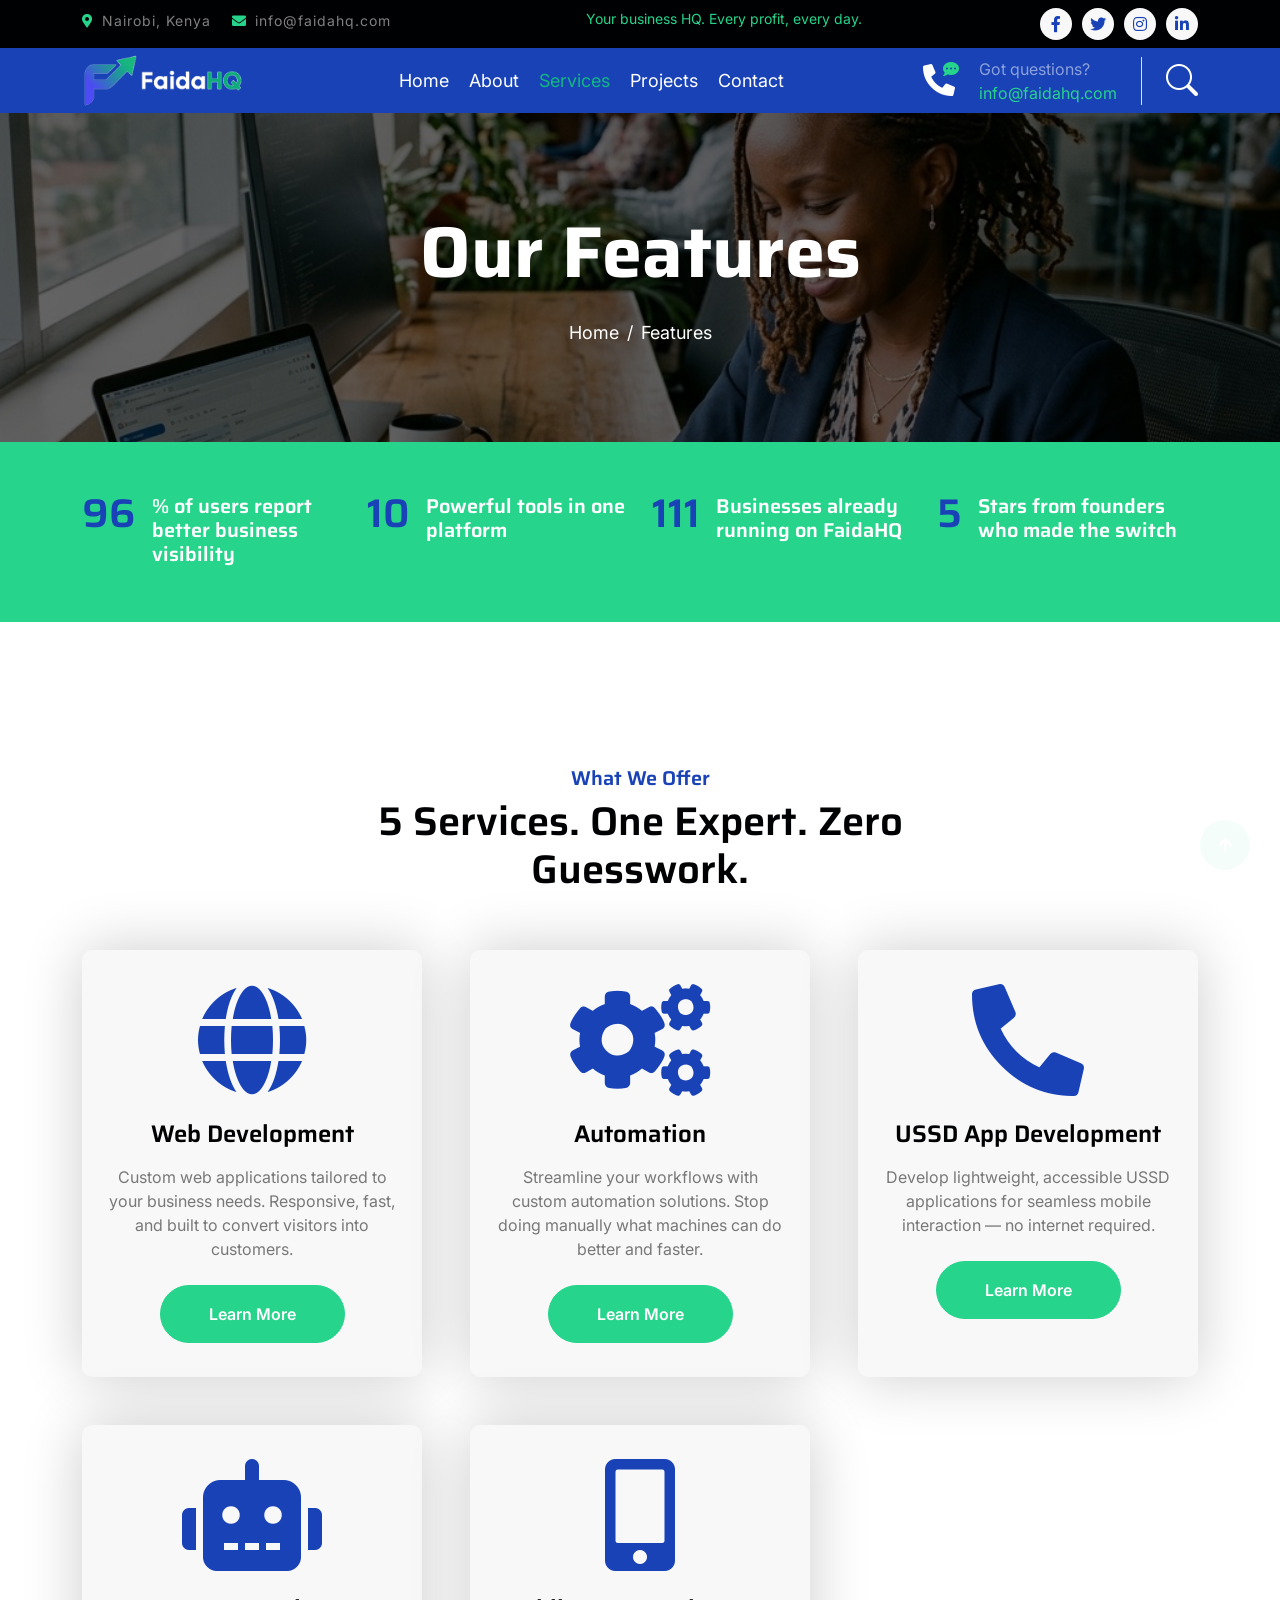
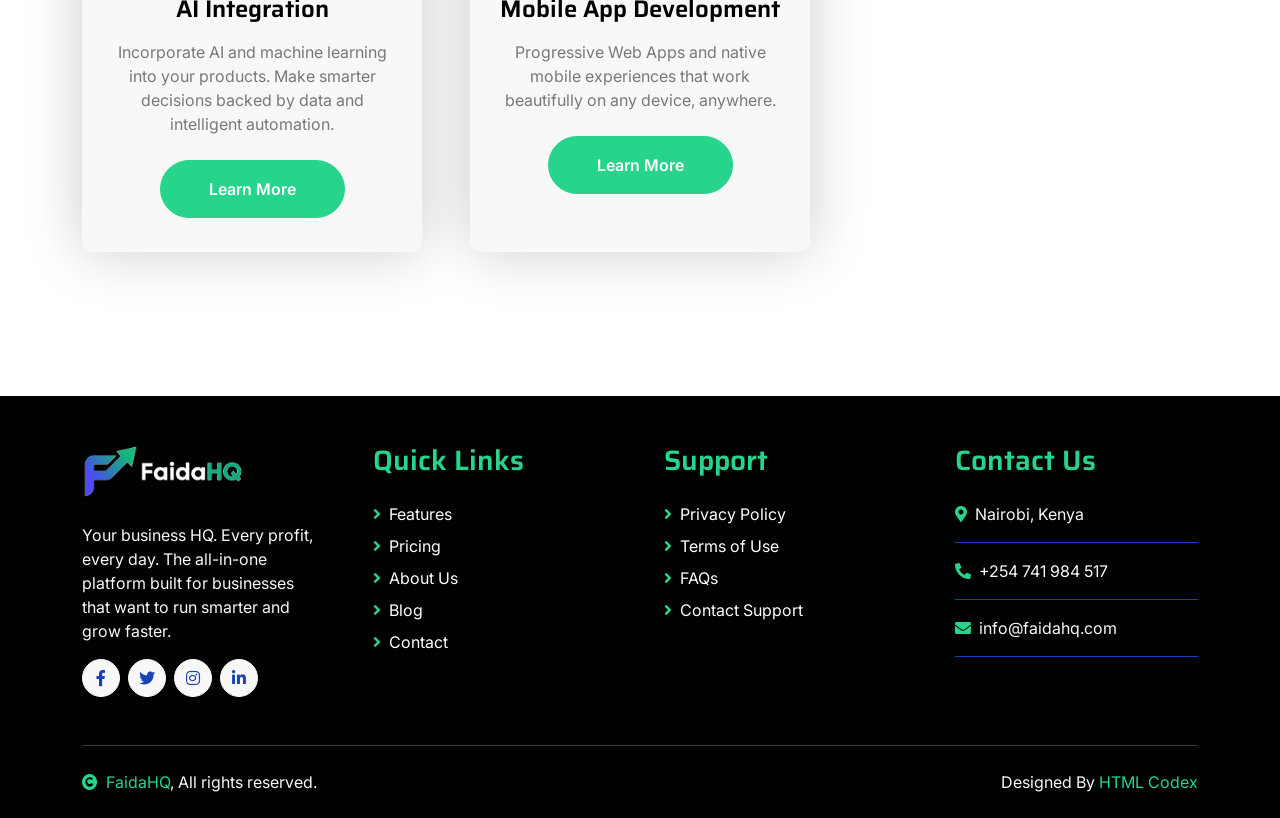
<file: service/index.html>
<!doctype html>
<html lang="en">
   <head>
      <meta charset="utf-8" />
      <title>FaidaHQ - All Features & Services</title>
      <meta content="width=device-width, initial-scale=1.0" name="viewport" />
      <meta
         content="inventory management, sales tracking, AI agent, e-commerce, accounting, social media automation"
         name="keywords"
      />
      <meta
         content="Everything FaidaHQ does — 10 tools to run your entire business in one place."
         name="description"
      />

      <!-- Google Web Fonts -->
      <link rel="preconnect" href="https://fonts.googleapis.com" />
      <link rel="preconnect" href="https://fonts.gstatic.com" crossorigin />
      <link
         href="https://fonts.googleapis.com/css2?family=Inter:wght@400;500;600&family=Saira:wght@500;600;700&display=swap"
         rel="stylesheet"
      />

      <!-- Icon Font Stylesheet -->
      <link
         href="https://cdnjs.cloudflare.com/ajax/libs/font-awesome/5.10.0/css/all.min.css"
         rel="stylesheet"
      />
      <link
         href="https://cdn.jsdelivr.net/npm/bootstrap-icons@1.4.1/font/bootstrap-icons.css"
         rel="stylesheet"
      />

      <!-- Libraries Stylesheet -->
      <link href="/lib/animate/animate.min.css" rel="stylesheet" />

      <!-- Customized Bootstrap Stylesheet -->
      <link href="/css/bootstrap.min.css" rel="stylesheet" />

      <!-- Template Stylesheet -->
      <link href="/css/style.css" rel="stylesheet" />
         <!-- Favicon -->
      <link rel=icon href=/favicon.ico type=image/x-icon />
      <link rel=apple-touch-icon href=/img/apple-touch-icon.png />
</head>

   <body>
      <!-- Spinner Start -->
      <div
         id="spinner"
         class="show position-fixed translate-middle w-100 vh-100 top-50 start-50 d-flex align-items-center justify-content-center"
      >
         <div class="spinner-grow text-primary" role="status"></div>
      </div>
      <!-- Spinner End -->

      
      <faidahq-navbar active="services"></faidahq-navbar>
      <!-- Page Header Start -->
      <div class="container-fluid page-header py-5">
         <div class="container text-center py-5">
            <h1 class="display-2 text-white mb-4 animated slideInDown">
               Our Features
            </h1>
            <nav aria-label="breadcrumb animated slideInDown">
               <ol class="breadcrumb justify-content-center mb-0">
                  <li class="breadcrumb-item"><a href="/">Home</a></li>
                  <li class="breadcrumb-item" aria-current="page">Features</li>
               </ol>
            </nav>
         </div>
      </div>
      <!-- Page Header End -->

      
      <faidahq-facts></faidahq-facts>
      <!-- Services Start -->
      <div class="container-fluid services py-5 my-5">
         <div class="container py-5">
            <div class="text-center mx-auto pb-5 wow fadeIn" data-wow-delay=".3s" style="max-width: 600px">
               <h5 class="text-primary">What We Offer</h5>
               <h1>5 Services. One Expert. Zero Guesswork.</h1>
            </div>
            <div class="row g-5 services-inner">
               <faidahq-service-card
                  icon="fas fa-globe"
                  title="Web Development"
                  description="Custom web applications tailored to your business needs. Responsive, fast, and built to convert visitors into customers."
                  href="/service-web-development/"
                  wow-delay=".3s">
               </faidahq-service-card>
               <faidahq-service-card
                  icon="fas fa-cogs"
                  title="Automation"
                  description="Streamline your workflows with custom automation solutions. Stop doing manually what machines can do better and faster."
                  href="/service-automation/"
                  wow-delay=".5s">
               </faidahq-service-card>
               <faidahq-service-card
                  icon="fas fa-phone-alt"
                  title="USSD App Development"
                  description="Develop lightweight, accessible USSD applications for seamless mobile interaction — no internet required."
                  href="/service-ussd/"
                  wow-delay=".7s">
               </faidahq-service-card>
               <faidahq-service-card
                  icon="fas fa-robot"
                  title="AI Integration"
                  description="Incorporate AI and machine learning into your products. Make smarter decisions backed by data and intelligent automation."
                  href="/service-ai-integration/"
                  wow-delay=".3s">
               </faidahq-service-card>
               <faidahq-service-card
                  icon="fas fa-mobile-alt"
                  title="Mobile App Development"
                  description="Progressive Web Apps and native mobile experiences that work beautifully on any device, anywhere."
                  href="/service-mobile/"
                  wow-delay=".5s">
               </faidahq-service-card>
            </div>
         </div>
      </div>
      <!-- Services End -->

      
      <faidahq-footer></faidahq-footer>
      <!-- Back to Top -->
      <a
         href="#"
         class="btn btn-secondary btn-square rounded-circle back-to-top"
         ><i class="fa fa-arrow-up text-white"></i
      ></a>

      <!-- JavaScript Libraries -->
      <script src="https://ajax.googleapis.com/ajax/libs/jquery/3.6.4/jquery.min.js"></script>
      <script src="https://cdn.jsdelivr.net/npm/bootstrap@5.0.0/dist/js/bootstrap.bundle.min.js"></script>
      <script src="/lib/wow/wow.min.js"></script>
      <script src="/lib/easing/easing.min.js"></script>
      <script src="/lib/waypoints/waypoints.min.js"></script>

      <!-- Template Javascript -->
            <!-- Web Components -->
      <script src="/js/components.js"></script>
      <script src="/js/main.js"></script>
   </body>
</html>
</file>
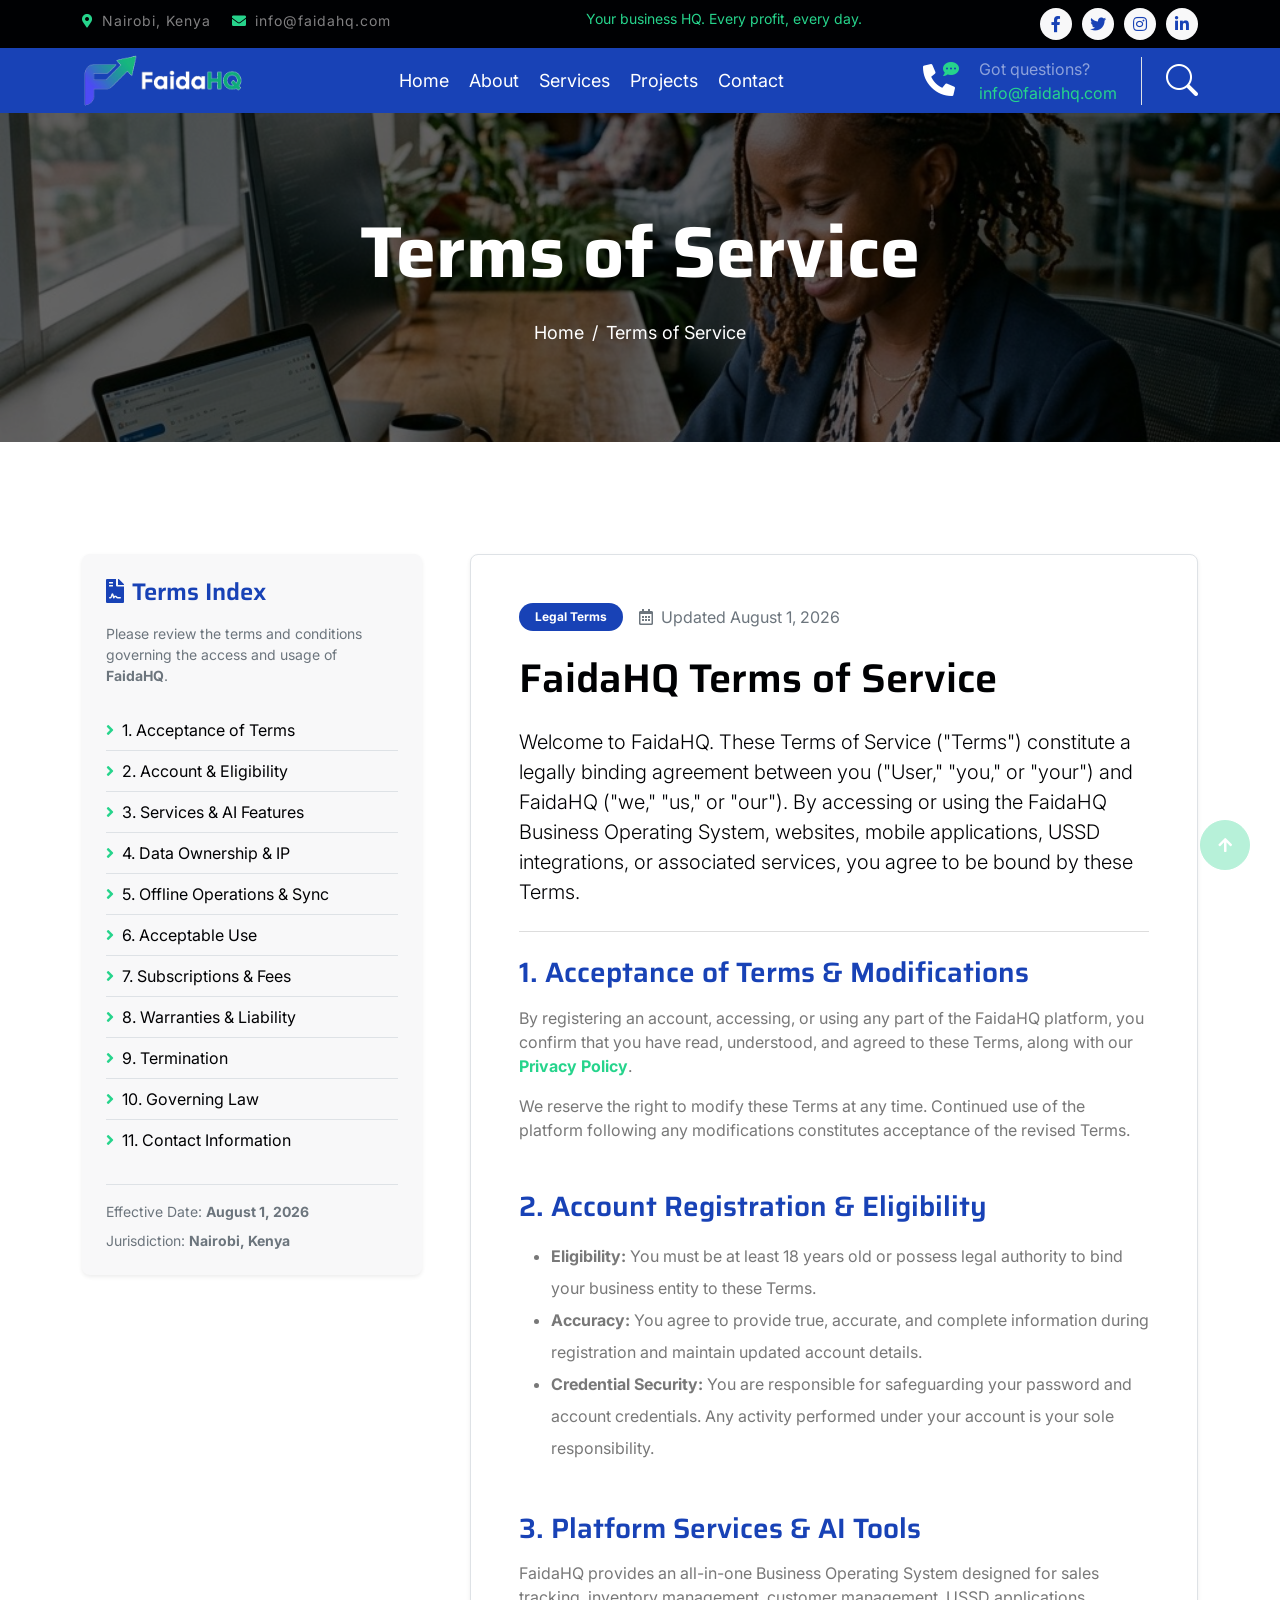
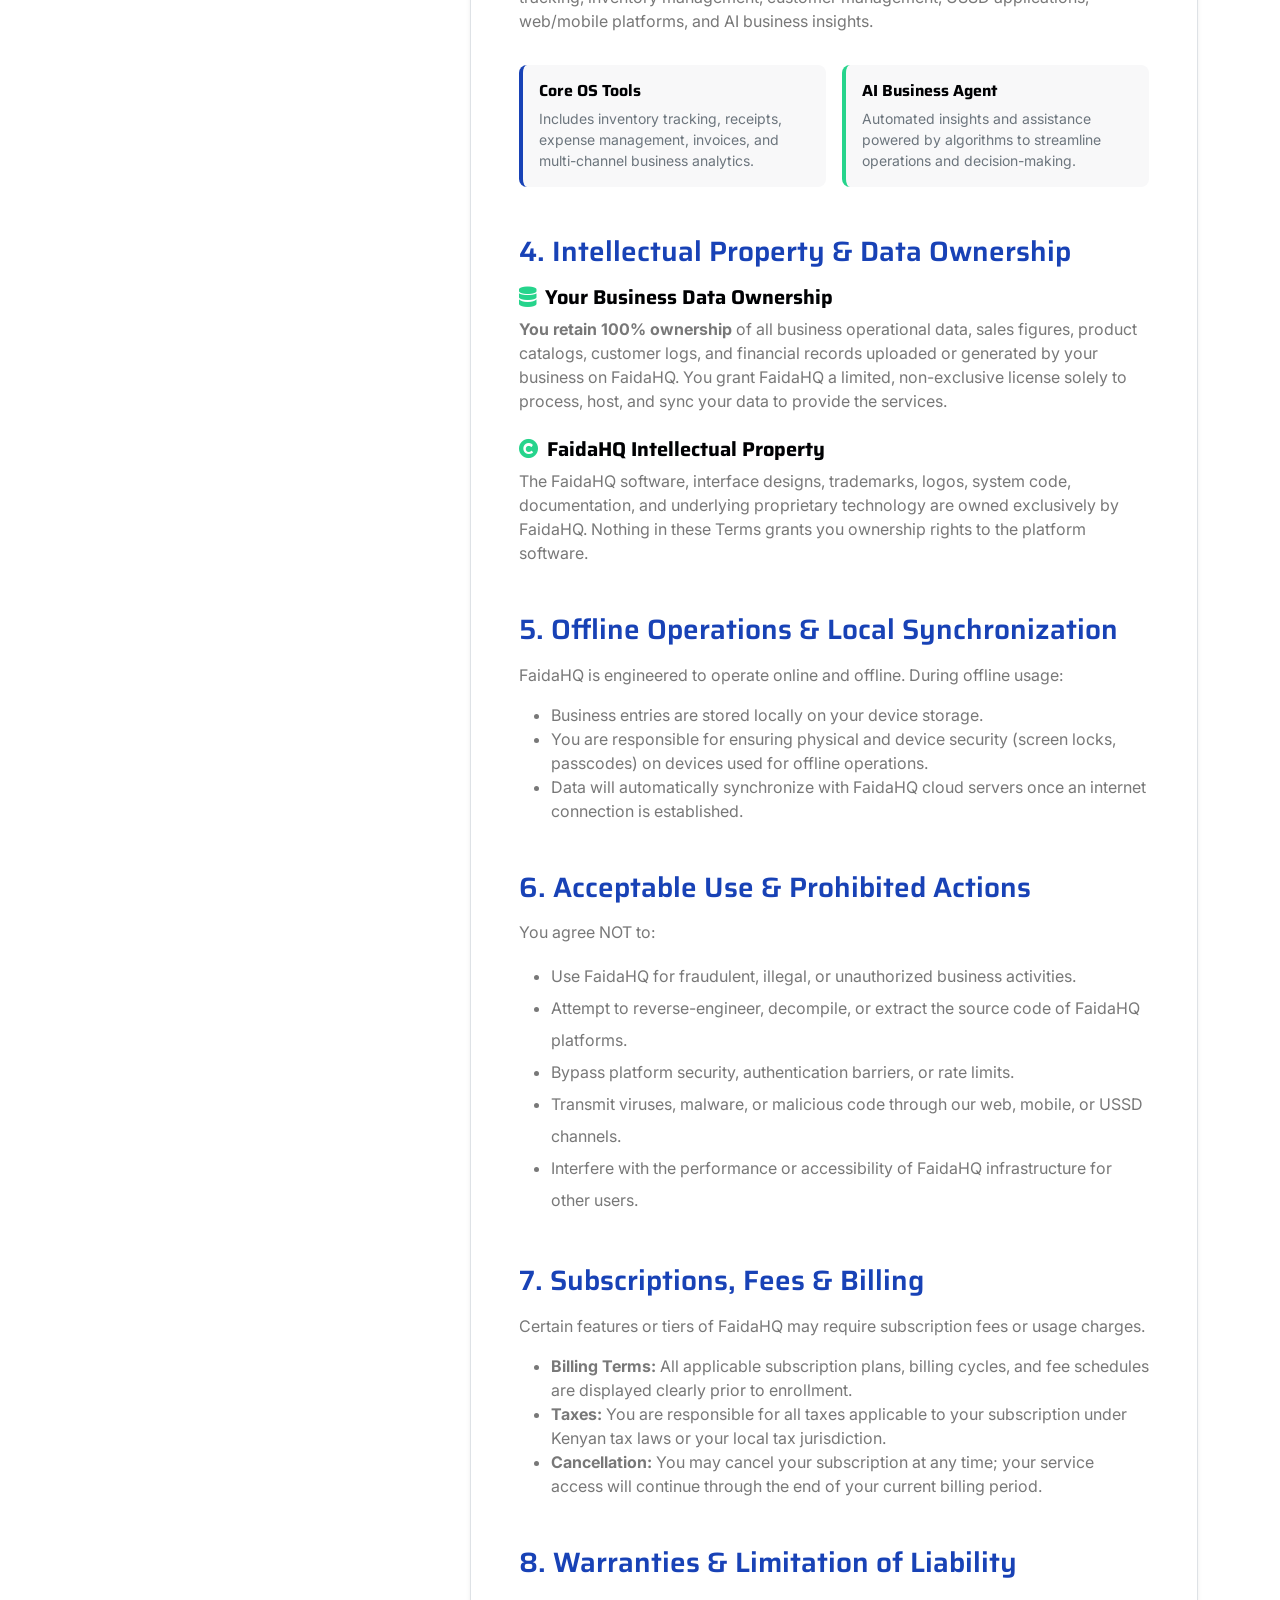
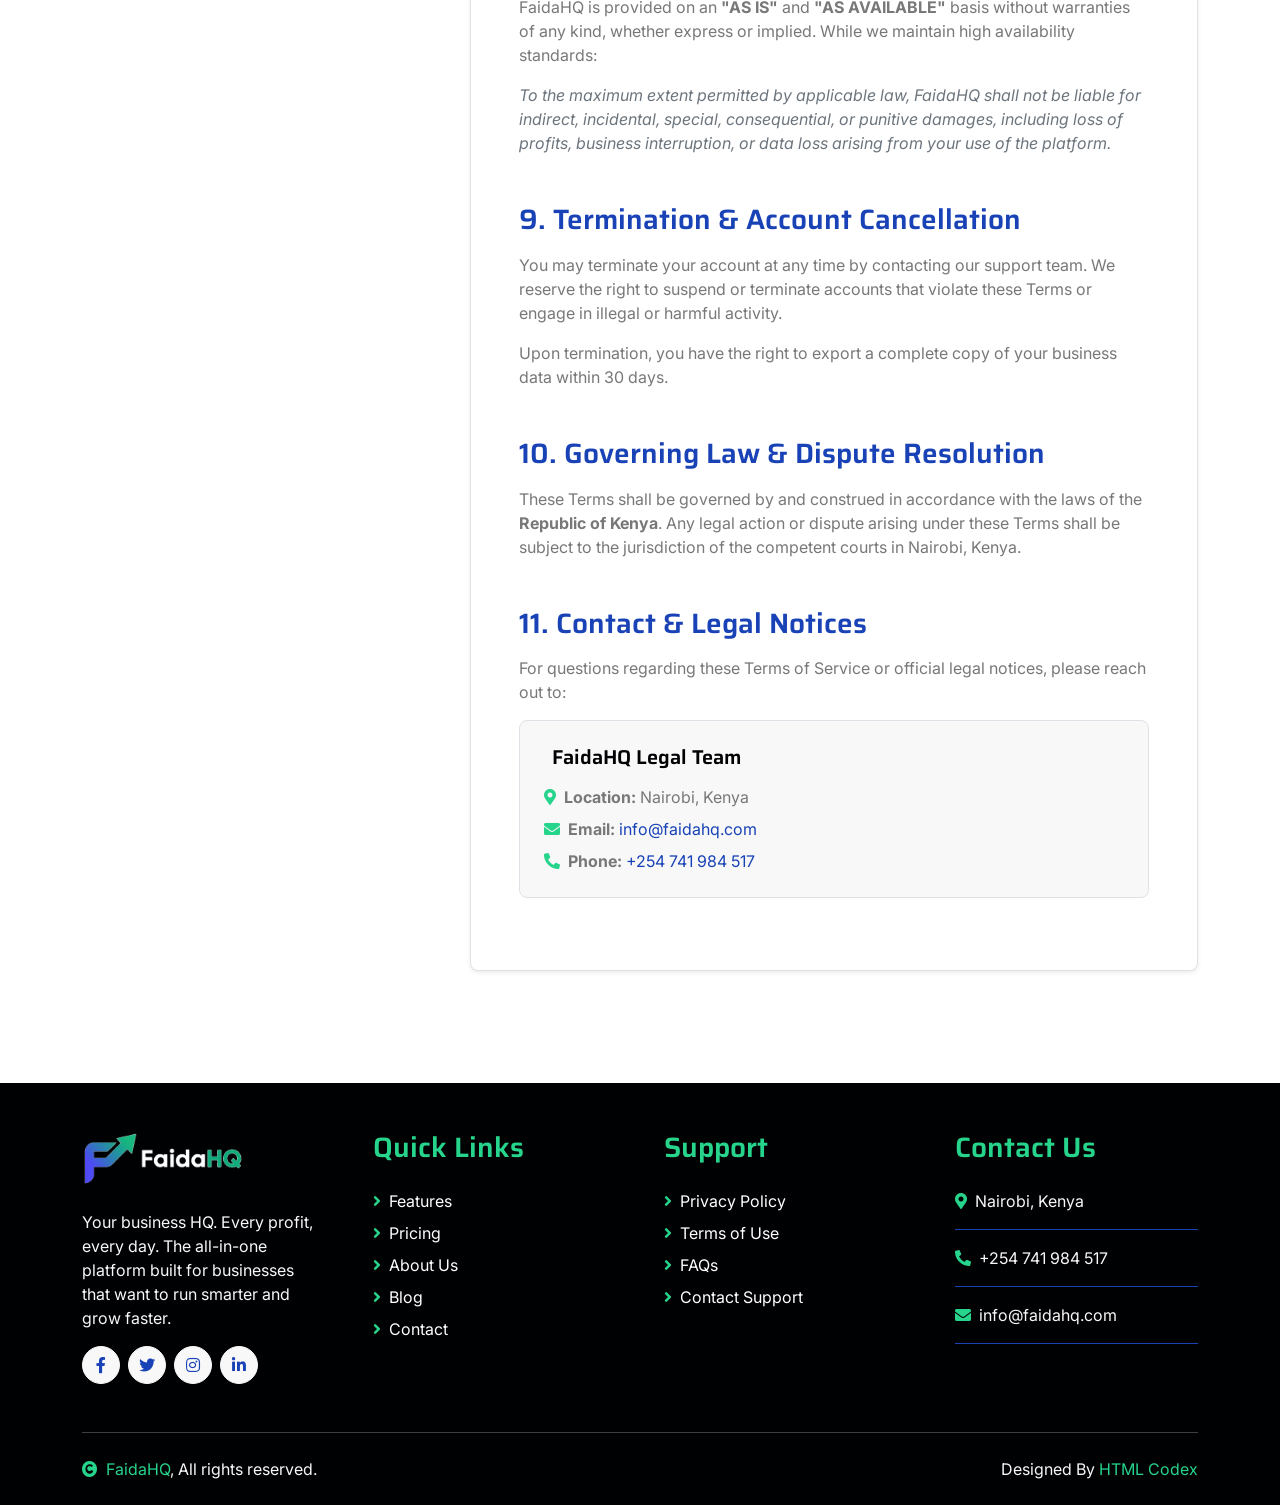
<file: terms/index.html>
<!doctype html>
<html lang="en">
   <head>
      <meta charset="utf-8" />
      <title>Terms of Service - FaidaHQ</title>
      <meta content="width=device-width, initial-scale=1.0" name="viewport" />
      <meta
         content="FaidaHQ terms of service, terms of use, business OS agreement, legal terms, acceptable use"
         name="keywords"
      />
      <meta
         content="Read the Terms of Service governing your use of the FaidaHQ Business Operating System, including web applications, mobile platforms, USSD tools, and AI services."
         name="description"
      />

      <!-- Google Web Fonts -->
      <link rel="preconnect" href="https://fonts.googleapis.com" />
      <link rel="preconnect" href="https://fonts.gstatic.com" crossorigin />
      <link
         href="https://fonts.googleapis.com/css2?family=Inter:wght@400;500;600&family=Saira:wght@500;600;700&display=swap"
         rel="stylesheet"
      />

      <!-- Icon Font Stylesheet -->
      <link
         href="https://cdnjs.cloudflare.com/ajax/libs/font-awesome/5.10.0/css/all.min.css"
         rel="stylesheet"
      />
      <link
         href="https://cdn.jsdelivr.net/npm/bootstrap-icons@1.4.1/font/bootstrap-icons.css"
         rel="stylesheet"
      />

      <!-- Libraries Stylesheet -->
      <link href="/lib/animate/animate.min.css" rel="stylesheet" />

      <!-- Customized Bootstrap Stylesheet -->
      <link href="/css/bootstrap.min.css" rel="stylesheet" />

      <!-- Template Stylesheet -->
      <link href="/css/style.css" rel="stylesheet" />

      <!-- Favicon -->
      <link rel="icon" href="/favicon.ico" type="image/x-icon" />
      <link rel="apple-touch-icon" href="/img/apple-touch-icon.png" />
   </head>

   <body>
      <!-- Spinner Start -->
      <div
         id="spinner"
         class="show position-fixed translate-middle w-100 vh-100 top-50 start-50 d-flex align-items-center justify-content-center"
      >
         <div class="spinner-grow text-primary" role="status"></div>
      </div>
      <!-- Spinner End -->

      <faidahq-navbar active="terms"></faidahq-navbar>

      <!-- Page Header Start -->
      <div class="container-fluid page-header py-5">
         <div class="container text-center py-5">
            <h1 class="display-2 text-white mb-4 animated slideInDown">
               Terms of Service
            </h1>
            <nav aria-label="breadcrumb animated slideInDown">
               <ol class="breadcrumb justify-content-center mb-0">
                  <li class="breadcrumb-item"><a href="/">Home</a></li>
                  <li class="breadcrumb-item text-white active" aria-current="page">Terms of Service</li>
               </ol>
            </nav>
         </div>
      </div>
      <!-- Page Header End -->

      <!-- Main Terms Content Start -->
      <div class="container-fluid py-5 my-5">
         <div class="container py-3">
            <div class="row g-5">
               <!-- Sidebar Navigation / Quick Outline -->
               <div class="col-lg-4 col-md-5 wow fadeIn" data-wow-delay=".3s">
                  <div class="bg-light p-4 rounded shadow-sm sticky-top" style="top: 100px; z-index: 10;">
                     <h4 class="text-primary mb-3"><i class="fas fa-file-contract me-2"></i>Terms Index</h4>
                     <p class="small text-muted mb-4">
                        Please review the terms and conditions governing the access and usage of <strong>FaidaHQ</strong>.
                     </p>
                     <div class="list-group list-group-flush border-0">
                        <a href="#acceptance" class="list-group-item list-group-item-action bg-transparent px-0 py-2 border-bottom text-dark">
                           <i class="fas fa-angle-right text-secondary me-2"></i>1. Acceptance of Terms
                        </a>
                        <a href="#accounts" class="list-group-item list-group-item-action bg-transparent px-0 py-2 border-bottom text-dark">
                           <i class="fas fa-angle-right text-secondary me-2"></i>2. Account & Eligibility
                        </a>
                        <a href="#services-scope" class="list-group-item list-group-item-action bg-transparent px-0 py-2 border-bottom text-dark">
                           <i class="fas fa-angle-right text-secondary me-2"></i>3. Services & AI Features
                        </a>
                        <a href="#ip-data" class="list-group-item list-group-item-action bg-transparent px-0 py-2 border-bottom text-dark">
                           <i class="fas fa-angle-right text-secondary me-2"></i>4. Data Ownership & IP
                        </a>
                        <a href="#offline-terms" class="list-group-item list-group-item-action bg-transparent px-0 py-2 border-bottom text-dark">
                           <i class="fas fa-angle-right text-secondary me-2"></i>5. Offline Operations & Sync
                        </a>
                        <a href="#acceptable-use" class="list-group-item list-group-item-action bg-transparent px-0 py-2 border-bottom text-dark">
                           <i class="fas fa-angle-right text-secondary me-2"></i>6. Acceptable Use
                        </a>
                        <a href="#payments" class="list-group-item list-group-item-action bg-transparent px-0 py-2 border-bottom text-dark">
                           <i class="fas fa-angle-right text-secondary me-2"></i>7. Subscriptions & Fees
                        </a>
                        <a href="#liability" class="list-group-item list-group-item-action bg-transparent px-0 py-2 border-bottom text-dark">
                           <i class="fas fa-angle-right text-secondary me-2"></i>8. Warranties & Liability
                        </a>
                        <a href="#termination" class="list-group-item list-group-item-action bg-transparent px-0 py-2 border-bottom text-dark">
                           <i class="fas fa-angle-right text-secondary me-2"></i>9. Termination
                        </a>
                        <a href="#governing-law" class="list-group-item list-group-item-action bg-transparent px-0 py-2 border-bottom text-dark">
                           <i class="fas fa-angle-right text-secondary me-2"></i>10. Governing Law
                        </a>
                        <a href="#contact" class="list-group-item list-group-item-action bg-transparent px-0 py-2 text-dark">
                           <i class="fas fa-angle-right text-secondary me-2"></i>11. Contact Information
                        </a>
                     </div>
                     <div class="mt-4 pt-3 border-top">
                        <small class="text-muted d-block mb-2">Effective Date: <strong>August 1, 2026</strong></small>
                        <small class="text-muted d-block">Jurisdiction: <strong>Nairobi, Kenya</strong></small>
                     </div>
                  </div>
               </div>

               <!-- Main Terms Text -->
               <div class="col-lg-8 col-md-7 wow fadeIn" data-wow-delay=".5s">
                  <div class="bg-white p-4 p-md-5 rounded shadow-sm border">
                     <div class="d-flex align-items-center mb-4">
                        <span class="badge bg-primary text-white px-3 py-2 me-3 rounded-pill">Legal Terms</span>
                        <span class="text-muted"><i class="far fa-calendar-alt me-1"></i> Updated August 1, 2026</span>
                     </div>

                     <h1 class="mb-4">FaidaHQ Terms of Service</h1>
                     <p class="lead text-dark">
                        Welcome to FaidaHQ. These Terms of Service ("Terms") constitute a legally binding agreement between you ("User," "you," or "your") and FaidaHQ ("we," "us," or "our"). By accessing or using the FaidaHQ Business Operating System, websites, mobile applications, USSD integrations, or associated services, you agree to be bound by these Terms.
                     </p>
                     <hr class="my-4" />

                     <!-- 1. Acceptance of Terms -->
                     <div id="acceptance" class="mb-5">
                        <h3 class="text-primary mb-3">1. Acceptance of Terms & Modifications</h3>
                        <p>
                           By registering an account, accessing, or using any part of the FaidaHQ platform, you confirm that you have read, understood, and agreed to these Terms, along with our <a href="/privacy/" class="text-secondary fw-bold">Privacy Policy</a>.
                        </p>
                        <p>
                           We reserve the right to modify these Terms at any time. Continued use of the platform following any modifications constitutes acceptance of the revised Terms.
                        </p>
                     </div>

                     <!-- 2. Account & Eligibility -->
                     <div id="accounts" class="mb-5">
                        <h3 class="text-primary mb-3">2. Account Registration & Eligibility</h3>
                        <ul class="lh-lg">
                           <li><strong>Eligibility:</strong> You must be at least 18 years old or possess legal authority to bind your business entity to these Terms.</li>
                           <li><strong>Accuracy:</strong> You agree to provide true, accurate, and complete information during registration and maintain updated account details.</li>
                           <li><strong>Credential Security:</strong> You are responsible for safeguarding your password and account credentials. Any activity performed under your account is your sole responsibility.</li>
                        </ul>
                     </div>

                     <!-- 3. Services & AI Features -->
                     <div id="services-scope" class="mb-5">
                        <h3 class="text-primary mb-3">3. Platform Services & AI Tools</h3>
                        <p>
                           FaidaHQ provides an all-in-one Business Operating System designed for sales tracking, inventory management, customer management, USSD applications, web/mobile platforms, and AI business insights.
                        </p>
                        <div class="row g-3 my-3">
                           <div class="col-md-6">
                              <div class="p-3 bg-light rounded border-start border-4 border-primary h-100">
                                 <h6 class="fw-bold text-dark">Core OS Tools</h6>
                                 <p class="small text-muted mb-0">Includes inventory tracking, receipts, expense management, invoices, and multi-channel business analytics.</p>
                              </div>
                           </div>
                           <div class="col-md-6">
                              <div class="p-3 bg-light rounded border-start border-4 border-secondary h-100">
                                 <h6 class="fw-bold text-dark">AI Business Agent</h6>
                                 <p class="small text-muted mb-0">Automated insights and assistance powered by algorithms to streamline operations and decision-making.</p>
                              </div>
                           </div>
                        </div>
                     </div>

                     <!-- 4. Data Ownership & IP -->
                     <div id="ip-data" class="mb-5">
                        <h3 class="text-primary mb-3">4. Intellectual Property & Data Ownership</h3>
                        <h5 class="fw-bold mt-3 text-dark"><i class="fas fa-database text-secondary me-2"></i>Your Business Data Ownership</h5>
                        <p>
                           <strong>You retain 100% ownership</strong> of all business operational data, sales figures, product catalogs, customer logs, and financial records uploaded or generated by your business on FaidaHQ. You grant FaidaHQ a limited, non-exclusive license solely to process, host, and sync your data to provide the services.
                        </p>

                        <h5 class="fw-bold mt-4 text-dark"><i class="fas fa-copyright text-secondary me-2"></i>FaidaHQ Intellectual Property</h5>
                        <p>
                           The FaidaHQ software, interface designs, trademarks, logos, system code, documentation, and underlying proprietary technology are owned exclusively by FaidaHQ. Nothing in these Terms grants you ownership rights to the platform software.
                        </p>
                     </div>

                     <!-- 5. Offline Operations & Sync -->
                     <div id="offline-terms" class="mb-5">
                        <h3 class="text-primary mb-3">5. Offline Operations & Local Synchronization</h3>
                        <p>
                           FaidaHQ is engineered to operate online and offline. During offline usage:
                        </p>
                        <ul>
                           <li>Business entries are stored locally on your device storage.</li>
                           <li>You are responsible for ensuring physical and device security (screen locks, passcodes) on devices used for offline operations.</li>
                           <li>Data will automatically synchronize with FaidaHQ cloud servers once an internet connection is established.</li>
                        </ul>
                     </div>

                     <!-- 6. Acceptable Use -->
                     <div id="acceptable-use" class="mb-5">
                        <h3 class="text-primary mb-3">6. Acceptable Use & Prohibited Actions</h3>
                        <p>You agree NOT to:</p>
                        <ul class="lh-lg">
                           <li>Use FaidaHQ for fraudulent, illegal, or unauthorized business activities.</li>
                           <li>Attempt to reverse-engineer, decompile, or extract the source code of FaidaHQ platforms.</li>
                           <li>Bypass platform security, authentication barriers, or rate limits.</li>
                           <li>Transmit viruses, malware, or malicious code through our web, mobile, or USSD channels.</li>
                           <li>Interfere with the performance or accessibility of FaidaHQ infrastructure for other users.</li>
                        </ul>
                     </div>

                     <!-- 7. Subscriptions & Fees -->
                     <div id="payments" class="mb-5">
                        <h3 class="text-primary mb-3">7. Subscriptions, Fees & Billing</h3>
                        <p>
                           Certain features or tiers of FaidaHQ may require subscription fees or usage charges.
                        </p>
                        <ul>
                           <li><strong>Billing Terms:</strong> All applicable subscription plans, billing cycles, and fee schedules are displayed clearly prior to enrollment.</li>
                           <li><strong>Taxes:</strong> You are responsible for all taxes applicable to your subscription under Kenyan tax laws or your local tax jurisdiction.</li>
                           <li><strong>Cancellation:</strong> You may cancel your subscription at any time; your service access will continue through the end of your current billing period.</li>
                        </ul>
                     </div>

                     <!-- 8. Warranties & Liability -->
                     <div id="liability" class="mb-5">
                        <h3 class="text-primary mb-3">8. Warranties & Limitation of Liability</h3>
                        <p>
                           FaidaHQ is provided on an <strong>"AS IS"</strong> and <strong>"AS AVAILABLE"</strong> basis without warranties of any kind, whether express or implied. While we maintain high availability standards:
                        </p>
                        <p class="text-muted fst-italic">
                           To the maximum extent permitted by applicable law, FaidaHQ shall not be liable for indirect, incidental, special, consequential, or punitive damages, including loss of profits, business interruption, or data loss arising from your use of the platform.
                        </p>
                     </div>

                     <!-- 9. Termination -->
                     <div id="termination" class="mb-5">
                        <h3 class="text-primary mb-3">9. Termination & Account Cancellation</h3>
                        <p>
                           You may terminate your account at any time by contacting our support team. We reserve the right to suspend or terminate accounts that violate these Terms or engage in illegal or harmful activity.
                        </p>
                        <p>
                           Upon termination, you have the right to export a complete copy of your business data within 30 days.
                        </p>
                     </div>

                     <!-- 10. Governing Law -->
                     <div id="governing-law" class="mb-5">
                        <h3 class="text-primary mb-3">10. Governing Law & Dispute Resolution</h3>
                        <p>
                           These Terms shall be governed by and construed in accordance with the laws of the <strong>Republic of Kenya</strong>. Any legal action or dispute arising under these Terms shall be subject to the jurisdiction of the competent courts in Nairobi, Kenya.
                        </p>
                     </div>

                     <!-- 11. Contact Information -->
                     <div id="contact" class="mb-4">
                        <h3 class="text-primary mb-3">11. Contact & Legal Notices</h3>
                        <p>
                           For questions regarding these Terms of Service or official legal notices, please reach out to:
                        </p>
                        <div class="bg-light p-4 rounded border">
                           <h5 class="text-dark mb-3"><i class="fas fa-scale-balanced text-primary me-2"></i>FaidaHQ Legal Team</h5>
                           <p class="mb-2"><i class="fas fa-map-marker-alt text-secondary me-2"></i><strong>Location:</strong> Nairobi, Kenya</p>
                           <p class="mb-2"><i class="fas fa-envelope text-secondary me-2"></i><strong>Email:</strong> <a href="mailto:info@faidahq.com">info@faidahq.com</a></p>
                           <p class="mb-0"><i class="fas fa-phone-alt text-secondary me-2"></i><strong>Phone:</strong> <a href="tel:+254741984517">+254 741 984 517</a></p>
                        </div>
                     </div>

                  </div>
               </div>
            </div>
         </div>
      </div>
      <!-- Main Terms Content End -->

      <faidahq-footer></faidahq-footer>

      <!-- Back to Top -->
      <a href="#" class="btn btn-secondary btn-square rounded-circle back-to-top">
         <i class="fa fa-arrow-up text-white"></i>
      </a>

      <!-- JavaScript Libraries -->
      <script src="https://ajax.googleapis.com/ajax/libs/jquery/3.6.4/jquery.min.js"></script>
      <script src="https://cdn.jsdelivr.net/npm/bootstrap@5.0.0/dist/js/bootstrap.bundle.min.js"></script>
      <script src="/lib/wow/wow.min.js"></script>
      <script src="/lib/easing/easing.min.js"></script>
      <script src="/lib/waypoints/waypoints.min.js"></script>

      <!-- Web Components & Main Script -->
      <script src="/js/components.js"></script>
      <script src="/js/main.js"></script>
   </body>
</html>
</file>
<file: css/style.css>
/*** Global ***/
:root {
    --bs-primary: #4f46e5;
    --bs-primary-rgb: 79, 70, 229;
    --bs-secondary: #10b981;
    --bs-secondary-rgb: 16, 185, 129;
    --bs-dark: #0f172a;
    --bs-dark-rgb: 15, 23, 42;
    --bs-light: #f8fafc;
    --bs-light-rgb: 248, 250, 252;
}

html, body { overflow-x: hidden; }

/*** Spinner Start ***/

#spinner {
    opacity: 0;
    visibility: hidden;
    transition: opacity .8s ease-out, visibility 0s linear .5s;
    z-index: 99999;
 }

 #spinner.show {
     transition: opacity .8s ease-out, visibility 0s linear .0s;
     visibility: visible;
     opacity: 1;
 }

/*** Spinner End ***/


/*** Button Start ***/
.btn {
    font-weight: 600;
    transition: .5s;
}

.btn-square {
    width: 38px;
    height: 38px;
}

.btn-sm-square {
    width: 32px;
    height: 32px;
}

.btn-md-square {
    width: 46px;
    height: 46px;
}

.btn-lg-square {
    width: 58px;
    height: 58px;
}

.btn-square,
.btn-sm-square,
.btn-md-square,
.btn-lg-square {
    padding: 0;
    display: flex;
    align-items: center;
    justify-content: center;
    font-weight: normal;
}

.back-to-top {
    position: fixed;
    width: 50px;
    height: 50px;
    right: 30px;
    bottom: 30px;
    z-index: 99;
}

/*** Button End ***/


/*** Topbar Start ***/

.topbar .top-info {
    letter-spacing: 1px;
}

.topbar .top-link {
    display: flex;
    align-items: center;
    justify-content: center;
}

.topbar .top-link a {
    margin-right: 10px;
}

#note {
    max-width: 500px;
    overflow: hidden;
}

#note small {
    position: relative;
    display: inline-block;
    animation: mymove 5s infinite;
    animation-timing-function: all;
}

@keyframes mymove {
    from {left: -100%;}
    to {left: 100%;}
}

/*** Topbar End ***/


/*** Navbar Start ***/
.navbar .navbar-nav {
    padding: 15px 0;
}

.navbar .navbar-nav .nav-link {
    padding: 10px;
    color: var(--bs-white);
    font-size: 18px;
    outline: none;
    
}

.navbar .navbar-nav .nav-link:hover,
.navbar .navbar-nav .nav-link.active {
    color: var(--bs-secondary) !important;
}

.navbar .dropdown-toggle::after {
    border: none;
    content: "\f107";
    font-family: "font awesome 5 free";
    font-weight: 900;
    vertical-align: middle;
    margin-left: 8px;
}

@media (min-width: 992px) {
    .navbar .nav-item .dropdown-menu {
        display: block;
        visibility: hidden;
        top: 100%;
        transform: rotateX(-75deg);
        transform-origin: 0% 0%;
        transition: .5s;
        opacity: 0;
    }
}

.navbar .nav-item:hover .dropdown-menu {
    transform: rotateX(0deg);
    visibility: visible;
    transition: .5s;
    opacity: 1;
}

/*** Navbar End ***/


/*** Carousel Start ***/

.carousel-item {
    position: relative;
    height: 550px;
}

.carousel-item img {
    width: 100%;
    height: 100%;
    object-fit: cover;
}

.carousel-item::after {
    content: "";
    width: 100%;
    height: 100%;
    position: absolute;
    top: 0;
    left: 0;
    background: rgba(0, 0, 0, .6);
}

.carousel-caption {
    height: 100%;
    display: flex;
    align-items: center;
    justify-content: center;
    z-index: 1;
}

.carousel-item p {
    max-width: 700px;
    margin: 0 auto 35px auto;
}

.carousel-control-prev {
    width: 90px;
    height: 60px;
    position: absolute;
    top: 50%;
    left: 0;
    background: var(--bs-primary);
    border-radius: 0 50px 50px 0;
    opacity: 1;
}

.carousel-control-prev:hover {
    background: var(--bs-secondary);
    transition: .8s;
}

.carousel-control-next {
    width: 90px;
    height: 60px;
    position: absolute;
    top: 50%;
    right: 0;
    background: var(--bs-primary);
    border-radius: 50px 0 0 50px;
    opacity: 1;
}

.carousel-control-next:hover {
    background: var(--bs-secondary);
    transition: .8s;
}

.carousel-caption .carousel-content a button.carousel-content-btn1 {
    background: var(--bs-secondary);
    color: var(--bs-dark);
    opacity: 1;
    border: 0;
    border-radius: 20px;
}

.carousel-caption .carousel-content a button.carousel-content-btn1:hover {
    background: var(--bs-primary);
    color: #ffffff;
    border: 0;
    opacity: 1;
    transition: 1s;
    border-radius: 20px;
}

.carousel-caption .carousel-content a button.carousel-content-btn2 {
    background: var(--bs-primary);
    color: var(--bs-white);
    opacity: 1;
    border: 0;
    border-radius: 20px;
}

.carousel-caption .carousel-content a button.carousel-content-btn2:hover {
    background: var(--bs-secondary);
    color: var(--bs-dark);
    border: 0;
    opacity: 1;
    transition: 1s;
    border-radius: 20px;
}

#carouselId .carousel-indicators li {
    width: 30px;
    height: 10px;
    background: var(--bs-primary);
    margin: 10px;
    border-radius: 30px;
    opacity: 1;
}

#carouselId .carousel-indicators li:hover {
    background: var(--bs-secondary);
    opacity: 1;
}

@media (max-width: 992px) {
    .carousel-item {
        height: 500px;
    }

    .carousel-item h1 {
        font-size: 40px !important;
    }

    .carousel-item p {
        font-size: 16px !important;
    }
}

@media (max-width: 768px) {
    .carousel-item {
        height: 400px;
    }

    .carousel-item h1 {
        font-size: 28px !important;
    }

    .carousel-item p {
        font-size: 14px !important;
    }
}

.page-header {
    background: linear-gradient(rgba(0, 0, 0, .6), rgba(0, 0, 0, .6)), url(../img/carousel-1.jpg) center center no-repeat;
    background-size: cover;
}

.page-header .breadcrumb-item+.breadcrumb-item::before {
    color: var(--bs-white);
}

.page-header .breadcrumb-item,
.page-header .breadcrumb-item a {
    font-size: 18px;
    color: var(--bs-white);
}

/*** Carousel End ***/


/*** Services Start ***/

.services .services-item {
    box-shadow: 0 0 60px rgba(0, 0, 0, .2);
    width: 100%;
    height: 100%;
    border-radius: 10px;
    padding: 10px 0;
    position: relative;
}


.services-content::after {
    position: absolute;
    content: "";
    width: 100%;
    height: 0;
    top: 0;
    left: 0;
    border-radius: 10px 10px 0 0;
    background: rgba(var(--bs-primary-rgb), 0.8);
    transition: .5s;
}

.services-content::after {
    top: 0;
    bottom: auto;
    border-radius: 10px 10px 10px 10px;
}

.services-item:hover .services-content::after {
    height: 100%;
    opacity: 1;
    transition: .5s;
}

.services-item:hover .services-content-icon {
    position: relative;
    z-index: 2;
}

.services-item .services-content-icon i,
.services-item .services-content-icon p {
    transition: .5s;
}

.services-item:hover .services-content-icon i {
    color: var(--bs-secondary) !important;
}

.services-item:hover .services-content-icon p {
    color: var(--bs-white);
}

/*** Services End ***/


/*** Blog Start ***/
.blog-item .blog-btn {
    z-index: 2;
}

.blog-btn .blog-btn-icon {
    height: 50px;
    position: relative;
    overflow: hidden;
}

.blog-btn-icon .blog-icon-2 {
    display: flex;
    position: absolute;
    top: 6px;
    left: -140px;
    
}

.blog-btn-icon:hover .blog-icon-2 {
    transition: 1s;
    left: 5px;
    top: 6px;
    padding-bottom: 5px;
}
.blog-icon-1 {
    position: relative;
    top: -4px;
}
.blog-btn-icon:hover .blog-icon-1 {
    top: 0;
    right: -140px;
    transition: 1s;
}
/*** Blog End ***/


/*** Contact Start ***/
.contact-detail::before {
    position: absolute;
    content: "";
    height: 50%;
    width: 100%;
    top: 0;
    left: 0;
    background: linear-gradient(rgba(209, 250, 229, 1), rgba(236, 253, 245, .3)), url(../img/background.jpg) center center no-repeat;
    background-size: cover;
    border-radius: 10px;
    z-index: -1;
}

.contact-map {
    background: var(--bs-secondary);
}

.contact-form {
    background: var(--bs-secondary);
}

/*** Contact End ***/


/*** Footer Start ***/

.footer .short-link a,
.footer .help-link a,
.footer .contact-link a {
    transition: .5s;
}

.footer .short-link a:hover,
.footer .help-link a:hover,
.footer .contact-link a:hover {
    letter-spacing: 1px;
}

.footer .hightech-link a:hover {
    background: var(--bs-secondary);
    border: 0;
}

/*** Footer End ***/


/*** Mobile Responsive Start ***/

@media (max-width: 576px) {

    /* Logo */
    .navbar-brand img { height: 75px !important; }
    .footer img { height: 75px !important; }

    /* Carousel */
    .carousel-item { height: 420px; }
    .carousel-caption h1 { font-size: 22px !important; }
    .carousel-caption p { font-size: 13px !important; }
    .carousel-caption .carousel-content { padding: 0 10px; }
    .carousel-caption .carousel-btns { display: flex; flex-direction: column; align-items: center; gap: 10px; }
    .carousel-caption .carousel-btns a { margin: 0 !important; }
    .carousel-control-prev,
    .carousel-control-next { width: 40px; }

    /* Fact counters */
    .counter h1 { font-size: 28px; }
    .counter h5 { font-size: 13px; }

    /* Service icons */
    .services-content-icon .fa-7x { font-size: 3rem; }

    /* Blog card negative margins */
    .blog-btn { margin-top: -60px !important; }
    .blog-content { margin-top: -20px !important; }

    /* Back to top */
    .back-to-top { right: 15px; bottom: 15px; width: 40px; height: 40px; }

    /* Page header */
    .page-header h1 { font-size: 2rem; }

    /* Service detail page icon (uses .service-info-icon) */
    .service-info-icon .fa-7x { font-size: 3rem; }

    /* Project filter buttons */
    .filter-btn { padding: 6px 12px !important; font-size: 13px; }

    /* Project card images on mobile */
    .project-card img,
    .services-item > img { height: 160px !important; }

    /* BiasharaThrive logo area */
    .services-item [style*="height: 180px"],
    .services-item [style*="height: 200px"] { height: 130px !important; }

    /* Testimonial avatar stays small */
    .btn-square[style] { width: 40px !important; height: 40px !important; }

    /* Wrap buttons on small screens */
    .d-flex.gap-2.flex-wrap { gap: 6px !important; }

    /* Reduce pill button padding on xs */
    .btn.rounded-pill.px-5 { padding-left: 1.5rem !important; padding-right: 1.5rem !important; }

    /* Badge text smaller */
    .badge { font-size: 0.65rem; }
}

@media (max-width: 768px) {
    /* Service detail: ensure info card doesn't have excess padding stacked */
    .service-info-icon { padding: 0 !important; }

    /* Featured projects image */
    .services-item img.rounded-top { height: 180px !important; }

    /* Testimonials quote text */
    .services-item .fst-italic { font-size: 0.9rem; }

    /* Projects page filter area */
    #projects-grid { row-gap: 1.5rem !important; }

    /* Service cards on list page — centre-align description */
    .services-inner .services-item p { font-size: 0.9rem; }
}

/*** Mobile Responsive End ***/


/*** Project & Service Card Improvements Start ***/

/* 1. Unscoped base card — applies everywhere .services-item is used */
.services-item {
    box-shadow: 0 0 45px rgba(0, 0, 0, .12);
    border-radius: 10px;
    position: relative;
    transition: transform .3s ease, box-shadow .3s ease;
}

/* overflow:hidden only where images need clipping — NOT on service-list icon cards
   (avoids clipping the ::after overlay animation on /service/ page) */
.project-card .services-item,
.service-sidebar-card {
    overflow: hidden;
}

/* 2. Hover lift — scoped to project cards only */
.project-card .services-item:hover {
    transform: translateY(-6px);
    box-shadow: 0 16px 48px rgba(79, 70, 229, .18);
}

/* 3. Badge chip style — overrides Bootstrap solid green without any HTML changes */
.badge.bg-secondary {
    background-color: rgba(16, 185, 129, .12) !important;
    color: #065f46 !important;
    border: 1px solid rgba(16, 185, 129, .35);
    font-weight: 500;
    font-size: 0.72rem;
    padding: .35em .65em;
    border-radius: 20px;
}

/* 4. Category tag overlaid on card image top-left */
.card-category-tag {
    position: absolute;
    top: 12px;
    left: 12px;
    z-index: 3;
    font-size: 0.68rem;
    font-weight: 700;
    letter-spacing: .04em;
    text-transform: uppercase;
    padding: .28em .7em;
    border-radius: 20px;
    pointer-events: none;
    color: #fff;
    line-height: 1.4;
}
.card-category-tag.cat-web        { background-color: rgba(79, 70, 229, .85); }
.card-category-tag.cat-automation { background-color: rgba(234, 88, 12, .85); }
.card-category-tag.cat-ussd       { background-color: rgba(124, 58, 237, .85); }
.card-category-tag.cat-mobile     { background-color: rgba(6, 182, 212, .85); }

/* 5a. Service sidebar top accent border */
.service-sidebar-card {
    border-top: 4px solid var(--bs-primary);
}

/* 5b. Service sidebar icon circle */
.service-icon-circle {
    display: inline-flex;
    align-items: center;
    justify-content: center;
    width: 120px;
    height: 120px;
    border-radius: 50%;
    background: rgba(79, 70, 229, .08);
    border: 2px solid rgba(79, 70, 229, .18);
    margin-bottom: 1.5rem;
}
.service-icon-circle .fa-7x {
    font-size: 3.2rem;
    margin-bottom: 0 !important;
}

/* 5c. Sidebar feature list with FA checkmarks via pseudo-element */
.service-feature-list {
    list-style: none;
    padding-left: 0;
}
.service-feature-list li {
    padding: .3rem 0 .3rem 1.75rem;
    position: relative;
}
.service-feature-list li::before {
    content: "\f00c";
    font-family: "Font Awesome 5 Free";
    font-weight: 900;
    color: var(--bs-secondary);
    position: absolute;
    left: 0;
    top: .35rem;
    font-size: .85rem;
}

/* 6. Card action area divider */
.card-actions {
    border-top: 1px solid rgba(0, 0, 0, .08);
    padding-top: .75rem;
    margin-top: .25rem;
}

/*** Project & Service Card Improvements End ***/
</file>
